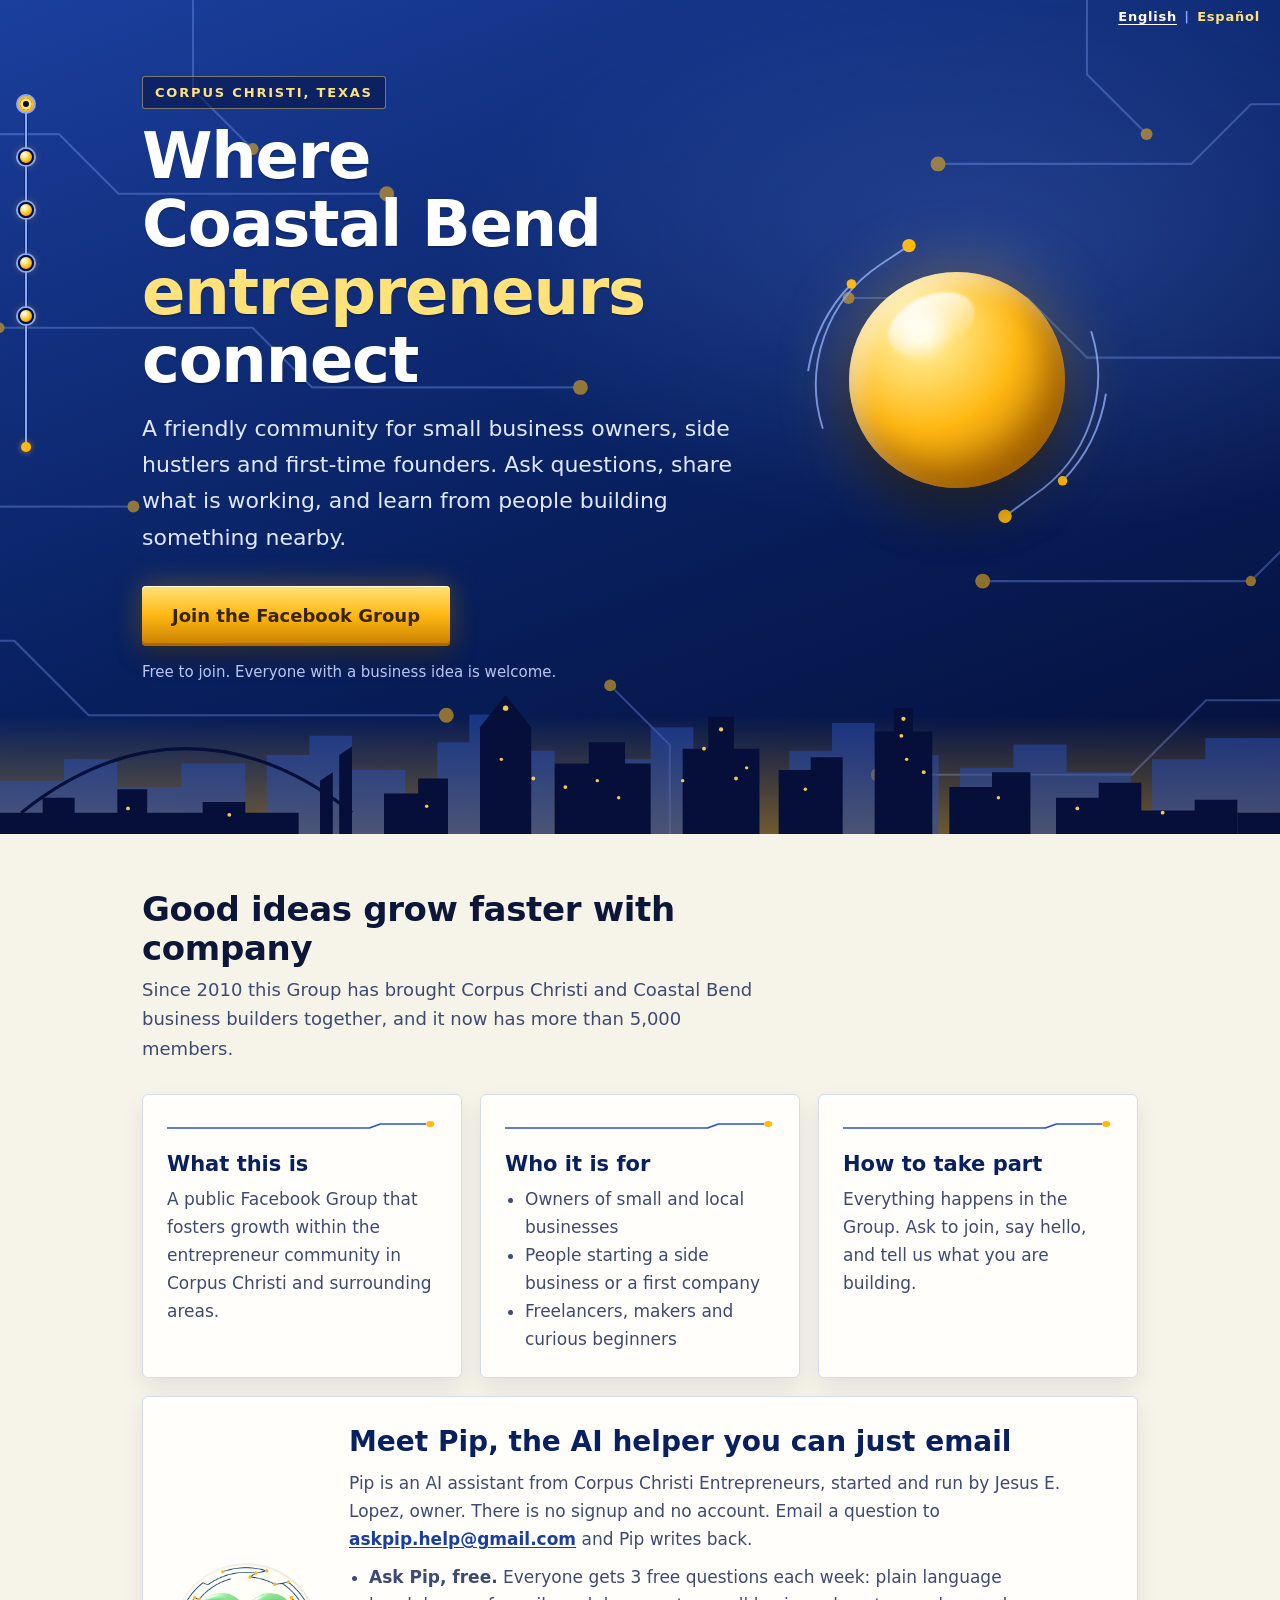
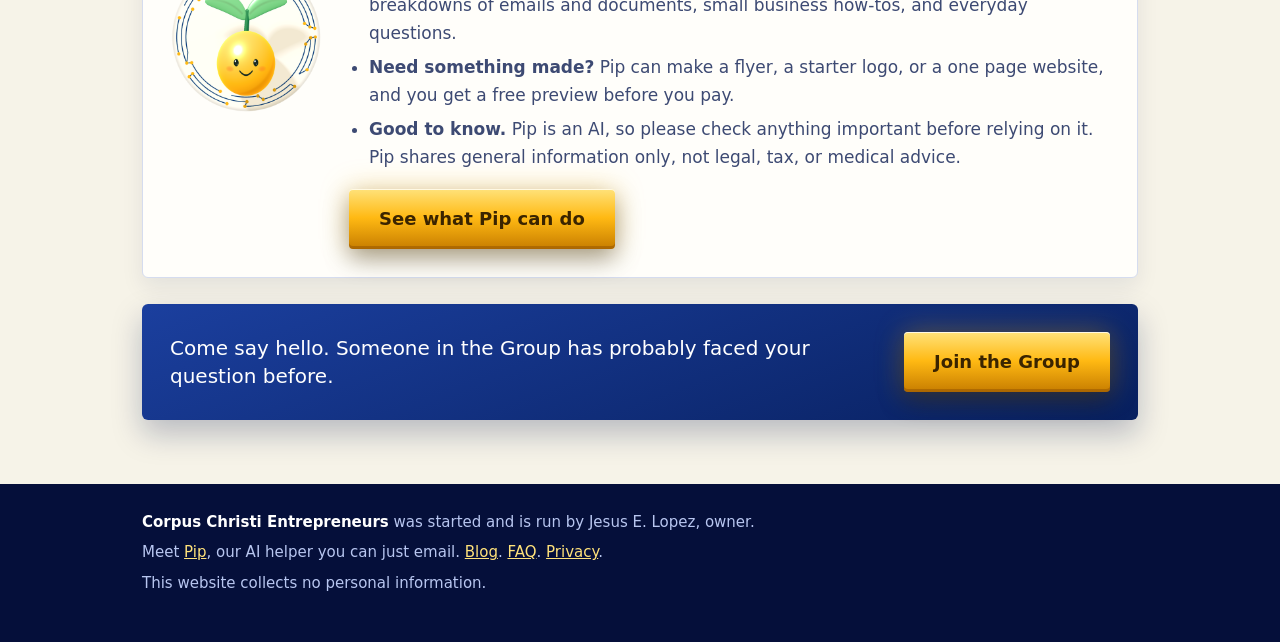
<file: index.html>
<!doctype html>
<html lang="en">
<head>
<meta charset="utf-8">
<meta name="viewport" content="width=device-width, initial-scale=1">
<title>Corpus Christi Entrepreneurs</title>
<meta name="description" content="A welcoming community for entrepreneurs and small business owners in Corpus Christi and the Coastal Bend. Join the Facebook Group.">
<link rel="canonical" href="https://corpuschristientrepreneurs.org/">
<link rel="alternate" hreflang="en" href="https://corpuschristientrepreneurs.org/">
<link rel="alternate" hreflang="es" href="https://corpuschristientrepreneurs.org/es/">
<link rel="alternate" hreflang="x-default" href="https://corpuschristientrepreneurs.org/">
<meta property="og:title" content="Corpus Christi Entrepreneurs">
<meta property="og:description" content="A welcoming community for entrepreneurs and small business owners in Corpus Christi and the Coastal Bend. Join the Facebook Group.">
<meta property="og:type" content="website">
<meta property="og:url" content="https://corpuschristientrepreneurs.org/">
<meta property="og:image" content="https://corpuschristientrepreneurs.org/og-image.png">
<meta name="twitter:card" content="summary_large_image">
<meta name="twitter:title" content="Corpus Christi Entrepreneurs">
<meta name="twitter:description" content="A welcoming community for entrepreneurs and small business owners in Corpus Christi and the Coastal Bend. Join the Facebook Group.">
<meta name="twitter:image" content="https://corpuschristientrepreneurs.org/og-image.png">
<link rel="icon" type="image/png" sizes="32x32" href="/favicon-32.png">
<link rel="icon" type="image/png" sizes="64x64" href="/favicon-64.png">
<link rel="apple-touch-icon" href="/apple-touch-icon.png">
<style>
/* Layout: dark circuit-board hero with a glossy gold orb, then crisp cream panels. Palette taken from the navy Pip icon. */
:root{
  --navy-950:#050f3a;--navy-900:#08205f;--navy-700:#1b3f9e;--navy-500:#2d56c7;
  --sky:#86a8ff;--gold:#ffb913;--gold-hi:#ffe27a;--gold-deep:#c77d00;
  --cream:#f6f3e8;--paper:#fffefa;--ink:#0b1638;--soft:#3d4a73;--line:#d5dcef;
}
*{box-sizing:border-box}
html{scroll-behavior:smooth}
body{margin:0;font:18px/1.65 system-ui,-apple-system,"Segoe UI",Roboto,Helvetica,Arial,sans-serif;color:var(--ink);background:var(--cream)}
.wrap{max-width:1040px;margin:0 auto;padding:0 22px}
/* hero */
header{position:relative;overflow:hidden;color:#fff;background:
  radial-gradient(900px 480px at 78% 30%,rgba(110,150,255,.24),transparent 60%),
  linear-gradient(160deg,var(--navy-700) 0%,var(--navy-900) 55%,var(--navy-950) 100%)}
header svg.circuit{position:absolute;inset:0;width:100%;height:100%;opacity:.55;pointer-events:none}
.hero{position:relative;display:grid;grid-template-columns:1.25fr .75fr;gap:32px;align-items:center;padding-block:76px 150px}
.kicker{display:inline-block;margin:0 0 14px;padding:5px 12px;font-size:13px;font-weight:700;letter-spacing:.14em;text-transform:uppercase;color:var(--gold-hi);border:1px solid rgba(255,226,122,.45);border-radius:3px;background:rgba(5,15,58,.5)}
h1{margin:0 0 16px;font-size:clamp(36px,6.4vw,64px);line-height:1.06;font-weight:800;letter-spacing:-.02em;text-wrap:balance;text-shadow:0 2px 0 rgba(0,0,0,.18)}
h1 span{color:var(--gold-hi)}
.lead{margin:0 0 30px;font-size:clamp(18px,2.4vw,22px);max-width:30em;color:#e1e8ff}
.btn{display:inline-block;padding:15px 30px;font-weight:800;font-size:18px;text-decoration:none;color:#3a2400;border-radius:4px;
  background:linear-gradient(180deg,var(--gold-hi) 0%,var(--gold) 48%,var(--gold-deep) 100%);
  box-shadow:inset 0 1px 0 rgba(255,255,255,.8),inset 0 -3px 0 rgba(120,60,0,.35),0 10px 24px rgba(0,0,0,.35),0 0 28px rgba(255,185,19,.35);
  transition:transform .15s,box-shadow .15s}
.btn:hover,.btn:focus-visible{transform:translateY(-2px);box-shadow:inset 0 1px 0 rgba(255,255,255,.9),inset 0 -3px 0 rgba(120,60,0,.35),0 14px 28px rgba(0,0,0,.4),0 0 38px rgba(255,185,19,.55)}
.btn:focus-visible{outline:3px solid #fff;outline-offset:3px}
.sub{margin:14px 0 0;font-size:15px;color:#b8c6f0}
header svg.skyline{position:absolute;left:0;bottom:0;width:100%;height:clamp(90px,14vw,170px);pointer-events:none}
/* orb */
.orbwrap{position:relative;justify-self:center;width:min(300px,70vw);aspect-ratio:1}
.orbwrap svg{position:absolute;inset:-14%;width:128%;height:128%}
.orb{position:absolute;inset:14%;border-radius:50%;
  background:radial-gradient(circle at 33% 27%,#fffbe0 0 5%,var(--gold-hi) 16%,var(--gold) 46%,var(--gold-deep) 82%,#8a4d00 100%);
  box-shadow:inset -16px -22px 34px rgba(110,55,0,.5),inset 10px 12px 20px rgba(255,255,255,.55),0 30px 46px rgba(0,0,0,.45),0 0 70px rgba(255,185,19,.35)}
.orb::after{content:"";position:absolute;left:17%;top:11%;width:42%;height:26%;border-radius:50%;background:linear-gradient(180deg,rgba(255,255,255,.85),rgba(255,255,255,0));transform:rotate(-24deg);filter:blur(1px)}
/* panels */
main{padding:56px 0 8px}
.intro{max-width:34em;margin:0 0 30px}
.intro h2{margin:0 0 6px;font-size:clamp(26px,4vw,34px);line-height:1.15;letter-spacing:-.01em}
.intro p{margin:0;color:var(--soft)}
.grid{display:grid;grid-template-columns:repeat(3,1fr);gap:18px}
.panel{position:relative;background:var(--paper);border:1px solid var(--line);border-radius:6px;padding:26px 24px 24px;box-shadow:0 1px 0 #fff inset,0 10px 22px rgba(6,22,79,.08)}
.panel svg{display:block;width:100%;height:14px;margin:0 0 16px}
.panel h3{margin:0 0 8px;font-size:21px;line-height:1.25;color:var(--navy-900)}
.panel p,.panel li{margin:0;color:var(--soft);font-size:17px}
.panel ul{margin:0;padding-left:20px}
.pip{margin:18px 0 0;display:grid;grid-template-columns:150px 1fr;gap:28px;align-items:center;padding:28px}
.pip img{display:block;width:150px;height:150px;border-radius:50%}
.pip h2{margin:0 0 10px;line-height:1.2;color:var(--navy-900);font-size:clamp(22px,3.2vw,28px)}
.pip p{margin:0 0 10px}
.pip ul{margin:0 0 18px;padding-left:20px}
.pip li{margin:0 0 6px}
.pip a:not(.btn){color:var(--navy-700);text-decoration:underline;text-underline-offset:2px;font-weight:600}
.pip .btn{color:#3a2400}
@media(max-width:640px){.pip{grid-template-columns:1fr;gap:16px;padding:24px 20px}.pip img{width:110px;height:110px}}
.cta{margin:26px 0 0;display:flex;flex-wrap:wrap;align-items:center;gap:16px;background:linear-gradient(160deg,var(--navy-700),var(--navy-900));color:#fff;border-radius:6px;padding:28px;box-shadow:0 14px 30px rgba(6,22,79,.25)}
.cta p{margin:0;flex:1 1 280px;font-size:20px;line-height:1.4}
footer{margin-top:56px;background:var(--navy-950);color:#b8c6f0;padding:26px 0 40px;font-size:15px}
footer p{margin:0 0 6px}
footer a{color:var(--gold-hi)}
footer strong{color:#fff}
/* Pip appears on the orb on hover (CSS only; decorative) */
.orb{transition:box-shadow .45s ease}
.orbwrap .badge{position:absolute;inset:14%;width:72%;height:72%;border-radius:50%;opacity:0;transform:scale(.7) rotate(-14deg);transition:opacity .45s ease,transform .45s ease;pointer-events:none}
.orbwrap:hover .badge{opacity:1;transform:scale(1) rotate(0)}
.orblink{position:absolute;inset:14%;border-radius:50%;z-index:2;cursor:pointer;-webkit-tap-highlight-color:transparent}
.orblink:focus-visible{outline:3px solid var(--gold-hi);outline-offset:4px}
.orblink:focus-visible~.badge{opacity:1;transform:scale(1) rotate(0)}
.orblink svg{position:absolute;left:-38.9%;top:-38.9%;width:177.8%;height:177.8%;pointer-events:none;overflow:visible}
.orbtext{font:700 22px/1 system-ui,-apple-system,"Segoe UI",Roboto,Helvetica,Arial,sans-serif;letter-spacing:3px;fill:var(--gold-hi);opacity:0;transition:opacity .45s ease .12s;pointer-events:none;filter:drop-shadow(0 2px 3px rgba(0,0,0,.55))}
.orbwrap:hover .orbtext,.orblink:focus-visible .orbtext{opacity:1}
.orbwrap:hover .orbtext{pointer-events:visiblePainted}
.orbwrap:hover .orb{box-shadow:inset -16px -22px 34px rgba(110,55,0,.5),inset 10px 12px 20px rgba(255,255,255,.55),0 30px 46px rgba(0,0,0,.45),0 0 100px rgba(255,185,19,.6)}
@media (prefers-reduced-motion:reduce){.orb,.orbwrap .badge,.orbtext{transition:none}}
@media (max-width:820px){.hero{grid-template-columns:1fr;padding-block:52px 120px}.orbwrap{order:-1;width:min(210px,55vw);margin-bottom:6px}.grid{grid-template-columns:1fr}}
@media (prefers-reduced-motion:no-preference){.orbwrap{animation:float 7s ease-in-out infinite}@keyframes float{50%{transform:translateY(-8px)}}}
</style>
<link rel="stylesheet" href="/nav.css">
</head>
<body>
<nav class="langswitch" aria-label="Language / Idioma"><a href="/" lang="en" hreflang="en" aria-current="true">English</a><span aria-hidden="true"> | </span><a href="/es/" lang="es" hreflang="es">Español</a></nav>
<nav class="railnav" aria-label="Site pages"><ul><li><a href="/" aria-current="page"><span class="label">Home</span><span class="pad"></span></a></li><li><a href="/pip/"><span class="label">Meet Pip</span><span class="pad"></span></a></li><li><a href="/blog/"><span class="label">Blog</span><span class="pad"></span></a></li><li><a href="/faq/"><span class="label">FAQ</span><span class="pad"></span></a></li><li><a href="/privacy/"><span class="label">Privacy</span><span class="pad"></span></a></li></ul></nav>
<header>
<svg class="circuit" viewBox="0 0 1200 560" preserveAspectRatio="xMidYMid slice" aria-hidden="true">
<g fill="none" stroke="#86a8ff" stroke-width="1.4" stroke-linecap="round" stroke-linejoin="round" opacity=".6">
<path d="M0 90H210L250 130H430"/><path d="M0 170H120L170 220H340L380 260H560"/><path id="tapline" d="M0 300H90L130 340H260"/><path d="M0 430H180L230 480H470"/>
<path d="M1200 70H1010L970 110H800"/><path d="M1200 200H1090L1050 240H900L860 200H740"/><path d="M1200 340H1060L1010 390H830"/><path d="M1200 470H980L930 520H760"/>
<path d="M300 0V60L340 100"/><path d="M620 560V500L580 460"/><path d="M900 0V50L940 90"/>
</g>
<g fill="#ffb913"><circle cx="430" cy="130" r="5"/><circle cx="560" cy="260" r="5"/><circle cx="260" cy="340" r="4"/><circle cx="470" cy="480" r="5"/><circle cx="800" cy="110" r="5"/><circle cx="740" cy="200" r="4"/><circle cx="830" cy="390" r="5"/><circle cx="760" cy="520" r="5"/><circle cx="340" cy="100" r="4"/><circle cx="580" cy="460" r="4"/><circle cx="940" cy="90" r="4"/><circle cx="170" cy="220" r="3.5"/><circle cx="1010" cy="390" r="3.5"/></g>
</svg>
<svg class="skyline" viewBox="0 0 1200 170" preserveAspectRatio="xMidYMax slice" aria-hidden="true">
<defs><linearGradient id="glow" x1="0" y1="0" x2="0" y2="1"><stop offset="0" stop-color="#ffb913" stop-opacity="0"/><stop offset="1" stop-color="#ffb913" stop-opacity=".42"/></linearGradient></defs>
<rect y="60" width="1200" height="110" fill="url(#glow)"/>
<g fill="#2a4fb8" opacity=".5"><path d="M0 170V120H60V100H110V126H170V104H230V170Z"/><path d="M250 170V96H290V78H330V110H380V170Z"/><path d="M410 170V84H440V58H470V92H520V170Z"/><path d="M560 170V100H610V70H650V104H700V170Z"/><path d="M740 170V92H780V66H820V96H880V170Z"/><path d="M900 170V108H950V86H1000V112H1060V170Z"/><path d="M1080 170V100H1130V80H1200V170Z"/></g>
<g fill="#050f3a">
<path d="M0 170V150H40V136H70V150H110V128H138V150H190V140H230V150H280V170Z"/>
<path d="M300 170V120L312 112V170Z"/><path d="M318 170V96L330 88V170Z"/>
<path d="M360 170V132H392V118H420V170Z"/>
<path d="M450 170V70L474 40L498 70V170Z"/>
<path d="M520 170V104H552V84H586V104H610V170Z"/>
<path d="M640 170V90H664V60H688V90H712V170Z"/>
<path d="M730 170V110H760V98H790V170Z"/>
<path d="M820 170V74H838V52H856V74H874V170Z"/>
<path d="M890 170V126H930V112H966V170Z"/>
<path d="M990 170V136H1030V122H1070V148H1120V138H1160V170Z"/>
<path d="M1160 170V150H1200V170Z"/>
</g>
<g fill="none" stroke="#050f3a" stroke-width="3"><path d="M20 150C120 70 230 70 330 150"/></g>
<g fill="#ffd45a" opacity=".95"><circle cx="500" cy="118" r="1.8"/><circle cx="530" cy="126" r="1.8"/><circle cx="660" cy="90" r="1.8"/><circle cx="690" cy="118" r="1.8"/><circle cx="845" cy="78" r="1.8"/><circle cx="866" cy="112" r="1.8"/><circle cx="1010" cy="146" r="1.8"/><circle cx="1090" cy="150" r="1.8"/><circle cx="120" cy="146" r="1.8"/><circle cx="215" cy="152" r="1.8"/><circle cx="474" cy="52" r="2.5"/><circle cx="676" cy="72" r="2"/><circle cx="847" cy="62" r="2"/><circle cx="640" cy="120" r="1.6"/><circle cx="560" cy="120" r="1.6"/><circle cx="580" cy="136" r="1.6"/><circle cx="850" cy="100" r="1.6"/><circle cx="470" cy="100" r="1.6"/><circle cx="700" cy="108" r="1.6"/><circle cx="936" cy="136" r="1.6"/><circle cx="400" cy="144" r="1.6"/><circle cx="755" cy="128" r="1.6"/></g>
</svg>
<div class="wrap hero">
<div>
<p class="kicker">Corpus Christi, Texas</p>
<h1>Where Coastal Bend <span>entrepreneurs</span> connect</h1>
<p class="lead">A friendly community for small business owners, side hustlers and first-time founders. Ask questions, share what is working, and learn from people building something nearby.</p>
<a class="btn" href="https://www.facebook.com/groups/127256700650900">Join the Facebook Group</a>
<p class="sub">Free to join. Everyone with a business idea is welcome.</p>
</div>
<div class="orbwrap">
<svg aria-hidden="true" viewBox="0 0 400 400"><g fill="none" stroke="#86a8ff" stroke-width="2" stroke-linecap="round" opacity=".85"><path d="M60 250A150 150 0 0 1 120 80L150 60"/><path d="M340 150A150 150 0 0 1 280 320L250 342"/><path d="M45 190A165 165 0 0 1 90 100"/><path d="M355 215A165 165 0 0 1 310 305"/></g><g fill="#ffb913"><circle cx="150" cy="60" r="7"/><circle cx="250" cy="342" r="7"/><circle cx="90" cy="100" r="5"/><circle cx="310" cy="305" r="5"/></g></svg>
<div class="orb" aria-hidden="true"></div>
<a class="orblink" href="/pip/" aria-label="Meet Pip"><svg viewBox="0 0 400 400" aria-hidden="true" focusable="false"><defs><path id="orbarc" d="M67 200A133 133 0 0 0 333 200"/></defs><text class="orbtext"><textPath href="#orbarc" startOffset="50%" text-anchor="middle">Meet Pip</textPath></text></svg></a>
<img class="badge" src="/pip-badge.png" alt="" aria-hidden="true" width="456" height="456">
</div>
</div>
</header>
<main>
<div class="wrap">
<div class="intro">
<h2>Good ideas grow faster with company</h2>
<p>Since 2010 this Group has brought Corpus Christi and Coastal Bend business builders together, and it now has more than 5,000 members.</p>
</div>
<div class="grid">
<section class="panel">
<svg viewBox="0 0 200 14" preserveAspectRatio="none" aria-hidden="true"><path d="M0 7H150L158 3H192" fill="none" stroke="#2d56c7" stroke-width="1.6"/><circle cx="195" cy="3" r="3" fill="#ffb913"/></svg>
<h3>What this is</h3>
<p>A public Facebook Group that fosters growth within the entrepreneur community in Corpus Christi and surrounding areas.</p>
</section>
<section class="panel">
<svg viewBox="0 0 200 14" preserveAspectRatio="none" aria-hidden="true"><path d="M0 7H150L158 3H192" fill="none" stroke="#2d56c7" stroke-width="1.6"/><circle cx="195" cy="3" r="3" fill="#ffb913"/></svg>
<h3>Who it is for</h3>
<ul><li>Owners of small and local businesses</li><li>People starting a side business or a first company</li><li>Freelancers, makers and curious beginners</li></ul>
</section>
<section class="panel">
<svg viewBox="0 0 200 14" preserveAspectRatio="none" aria-hidden="true"><path d="M0 7H150L158 3H192" fill="none" stroke="#2d56c7" stroke-width="1.6"/><circle cx="195" cy="3" r="3" fill="#ffb913"/></svg>
<h3>How to take part</h3>
<p>Everything happens in the Group. Ask to join, say hello, and tell us what you are building.</p>
</section>
</div>
<section class="panel pip">
<img src="/pip-badge.png" width="150" height="150" alt="Pip, the Corpus Christi Entrepreneurs AI helper, shown as a round navy badge">
<div>
<h2>Meet Pip, the AI helper you can just email</h2>
<p>Pip is an AI assistant from Corpus Christi Entrepreneurs, started and run by Jesus E. Lopez, owner. There is no signup and no account. Email a question to <a href="mailto:askpip.help@gmail.com">askpip.help@gmail.com</a> and Pip writes back.</p>
<ul>
<li><strong>Ask Pip, free.</strong> Everyone gets 3 free questions each week: plain language breakdowns of emails and documents, small business how-tos, and everyday questions.</li>
<li><strong>Need something made?</strong> Pip can make a flyer, a starter logo, or a one page website, and you get a free preview before you pay.</li>
<li><strong>Good to know.</strong> Pip is an AI, so please check anything important before relying on it. Pip shares general information only, not legal, tax, or medical advice.</li>
</ul>
<a class="btn" href="/pip/">See what Pip can do</a>
</div>
</section>
<div class="cta">
<p>Come say hello. Someone in the Group has probably faced your question before.</p>
<a class="btn" href="https://www.facebook.com/groups/127256700650900">Join the Group</a>
</div>
</div>
</main>
<footer>
<div class="wrap">
<p><strong>Corpus Christi Entrepreneurs</strong> was started and is run by Jesus E. Lopez, owner.</p>
<p>Meet <a href="/pip/">Pip</a>, our AI helper you can just email. <a href="/blog/">Blog</a>. <a href="/faq/">FAQ</a>. <a href="/privacy/">Privacy</a>.</p>
<p>This website collects no personal information.</p>
</div>
</footer>
<script>
/* Runs the side rail's trace down to the hero circuit line at the left edge, while that line sits below the cap. */
(()=>{const nav=document.querySelector('.railnav'),line=document.getElementById('tapline');if(!nav||!line)return;
const ul=nav.querySelector('ul');
function fit(){const n=nav.getBoundingClientRect(),capBottom=ul.getBoundingClientRect().bottom+22;
const y=new DOMPoint(0,300).matrixTransform(line.ownerSVGElement.getScreenCTM()).y,gap=y-capBottom;
if(gap>0){nav.style.setProperty('--tap-top',(capBottom-n.top)+'px');nav.style.setProperty('--tap',gap+'px');nav.classList.add('tapped')}else nav.classList.remove('tapped')}
addEventListener('scroll',fit,{passive:true});addEventListener('resize',fit);fit()})();
</script>
</body>
</html>
</file>
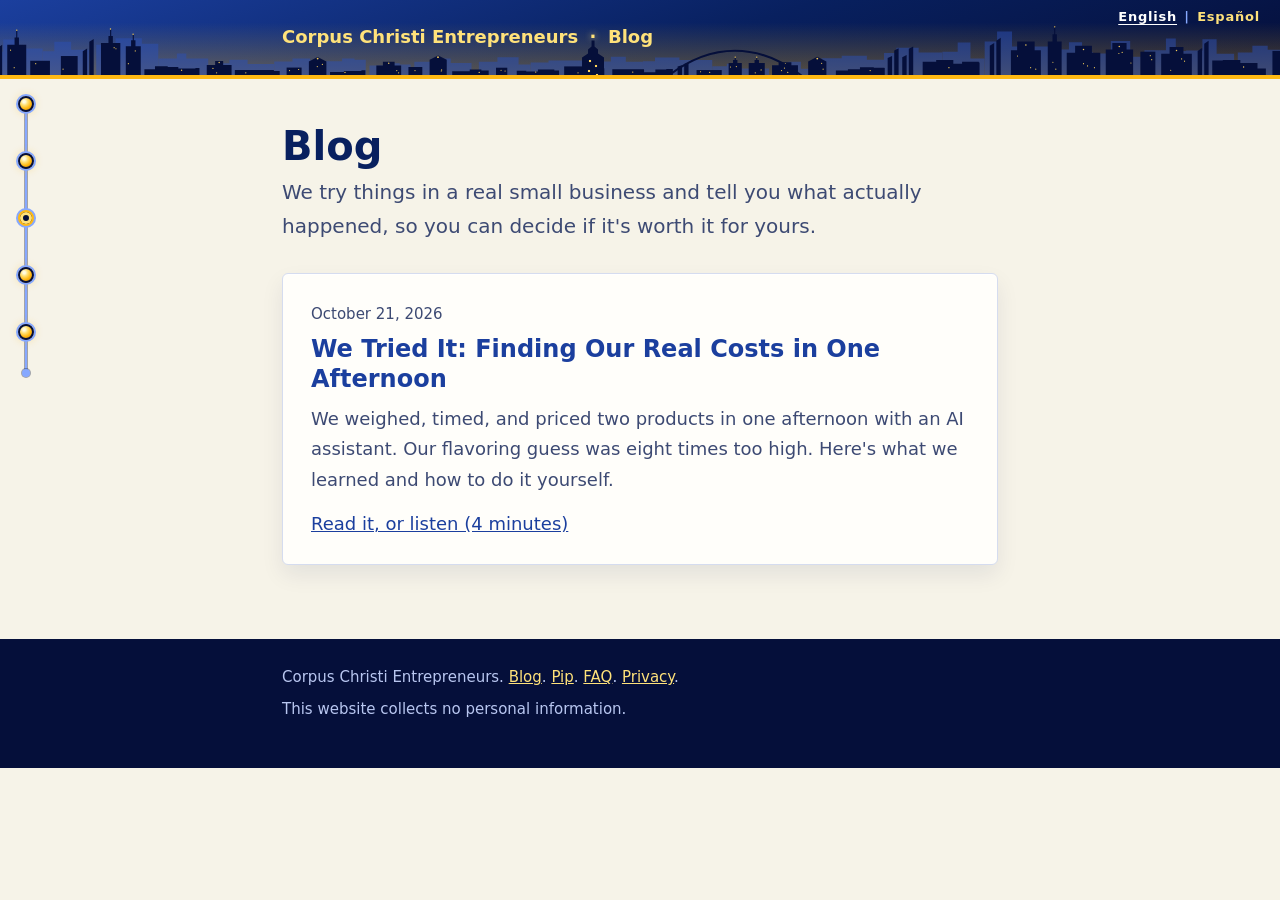
<file: blog/index.html>
<!doctype html>
<html lang="en">
<head>
<meta charset="utf-8">
<meta name="viewport" content="width=device-width, initial-scale=1">
<title>Blog: tested lessons for small business | Corpus Christi Entrepreneurs</title>
<meta name="description" content="Tested, real-world lessons for Corpus Christi small business owners: costs, tools, and how we use AI in a real shop.">
<link rel="canonical" href="https://corpuschristientrepreneurs.org/blog/">
<link rel="alternate" hreflang="en" href="https://corpuschristientrepreneurs.org/blog/">
<link rel="alternate" hreflang="es" href="https://corpuschristientrepreneurs.org/es/blog/">
<link rel="alternate" hreflang="x-default" href="https://corpuschristientrepreneurs.org/blog/">
<meta property="og:title" content="Blog: tested lessons for small business">
<meta property="og:description" content="Tested, real-world lessons for Corpus Christi small business owners: costs, tools, and how we use AI in a real shop.">
<meta property="og:type" content="website">
<meta property="og:url" content="https://corpuschristientrepreneurs.org/blog/">
<meta property="og:image" content="https://corpuschristientrepreneurs.org/og-image.png">
<meta name="twitter:card" content="summary_large_image">
<meta name="twitter:title" content="Blog: tested lessons for small business">
<meta name="twitter:description" content="Tested, real-world lessons for Corpus Christi small business owners: costs, tools, and how we use AI in a real shop.">
<meta name="twitter:image" content="https://corpuschristientrepreneurs.org/og-image.png">
<link rel="icon" type="image/png" sizes="32x32" href="/favicon-32.png">
<link rel="icon" type="image/png" sizes="64x64" href="/favicon-64.png">
<link rel="apple-touch-icon" href="/apple-touch-icon.png">
<style>
:root{--navy-950:#050f3a;--navy-900:#08205f;--navy-700:#1b3f9e;--gold:#ffb913;--gold-hi:#ffe27a;--cream:#f6f3e8;--paper:#fffefa;--ink:#0b1638;--soft:#3d4a73;--line:#d5dcef}
*{box-sizing:border-box}
body{margin:0;font:18px/1.7 system-ui,-apple-system,"Segoe UI",Roboto,Helvetica,Arial,sans-serif;color:var(--ink);background:var(--cream)}
.wrap{max-width:760px;margin:0 auto;padding:0 22px}
header{background:url(/skyline.svg) center bottom/auto 62px repeat-x,linear-gradient(180deg,rgba(255,185,19,0) 30%,rgba(255,185,19,.32) 100%),linear-gradient(160deg,var(--navy-700) 0%,var(--navy-900) 55%,var(--navy-950) 100%);color:#fff;padding:22px 0;border-bottom:4px solid var(--gold)}
header a{color:var(--gold-hi);font-weight:700;text-decoration:none}
header a:hover,header a:focus-visible,a:hover{text-decoration:underline}
main{padding:44px 0 8px}
a{color:var(--navy-700)}
.hero{display:flex;align-items:center;gap:22px;margin:0 0 26px}
.hero img{flex:none;width:120px;height:120px;border-radius:22px;box-shadow:0 8px 18px rgba(6,22,79,.28)}
h1{margin:0 0 6px;font-size:clamp(28px,5vw,40px);line-height:1.15;color:var(--navy-900)}
.subhead{margin:0;font-size:20px;color:var(--soft)}
section{background:var(--paper);border:1px solid var(--line);border-radius:6px;padding:28px 28px 24px;margin:0 0 22px;box-shadow:0 1px 0 #fff inset,0 10px 22px rgba(6,22,79,.08)}
h2{margin:0 0 10px;font-size:24px;line-height:1.25;color:var(--navy-900)}
p{margin:0 0 14px;color:var(--soft)}
ul,ol{margin:0 0 14px;padding-left:22px;color:var(--soft)}
li{margin:0 0 4px}
section>:last-child,.fact>:last-child{margin-bottom:0}
.fact{background:#eef2ff;border:1px solid var(--line);border-left:5px solid var(--gold);border-radius:6px;padding:20px 24px;margin:0 0 22px}
.fact h2{font-size:20px}
.fact ul{margin:0}
h3{margin:0 0 6px;font-size:19px;line-height:1.3;color:var(--navy-900)}
.qa{margin:0 0 22px}
.qa:last-child{margin-bottom:0}
.samples{display:flex;flex-wrap:wrap;gap:20px;align-items:flex-start;margin:18px 0 6px}
.samples img{display:block;height:auto;border:1px solid var(--line);border-radius:4px;box-shadow:0 6px 16px rgba(6,22,79,.14)}
.samples .flyer{width:300px;max-width:100%}
.samples .logo{width:220px;max-width:100%}
.note{font-size:15px}
footer{margin-top:44px;background:var(--navy-950);color:#b8c6f0;padding:26px 0 40px;font-size:15px}
footer p{margin:0 0 6px;color:inherit}
footer a{color:var(--gold-hi)}
.byline{margin:6px 0 22px;font-size:16px;color:var(--soft)}
audio{width:100%;margin:6px 0 4px}
.listen{font-size:15px;margin:0 0 6px}
.date{font-size:15px;color:var(--soft);margin:0 0 6px}
.post h2 a{text-decoration:none}
</style>
<link rel="stylesheet" href="/nav.css">
</head>
<body>
<nav class="langswitch" aria-label="Language / Idioma"><a href="/blog/" lang="en" hreflang="en" aria-current="true">English</a><span aria-hidden="true"> | </span><a href="/es/blog/" lang="es" hreflang="es">Español</a></nav>
<nav class="railnav" aria-label="Site pages"><ul><li><a href="/"><span class="label">Home</span><span class="pad"></span></a></li><li><a href="/pip/"><span class="label">Meet Pip</span><span class="pad"></span></a></li><li><a href="/blog/" aria-current="page"><span class="label">Blog</span><span class="pad"></span></a></li><li><a href="/faq/"><span class="label">FAQ</span><span class="pad"></span></a></li><li><a href="/privacy/"><span class="label">Privacy</span><span class="pad"></span></a></li></ul></nav>
<header><div class="wrap"><a href="/">Corpus Christi Entrepreneurs</a> &nbsp;<span class="tower">&middot;</span>&nbsp; <a href="/blog/">Blog</a><span class="bridge" aria-hidden="true"></span></div></header>
<main>
<div class="wrap">
<h1>Blog</h1>
<p class="subhead">We try things in a real small business and tell you what actually happened, so you can decide if it's worth it for yours.</p>
<br>
<section class="post">
<p class="date">October 21, 2026</p>
<h2><a href="/blog/know-your-real-costs/">We Tried It: Finding Our Real Costs in One Afternoon</a></h2>
<p>We weighed, timed, and priced two products in one afternoon with an AI assistant. Our flavoring guess was eight times too high. Here's what we learned and how to do it yourself.</p>
<p><a href="/blog/know-your-real-costs/">Read it, or listen (4 minutes)</a></p>
</section>
</div>
</main>
<footer>
<div class="wrap">
<p>Corpus Christi Entrepreneurs. <a href="/blog/">Blog</a>. <a href="/pip/">Pip</a>. <a href="/faq/">FAQ</a>. <a href="/privacy/">Privacy</a>.</p>
<p>This website collects no personal information.</p>
</div>
</footer>
</body>
</html>
</file>
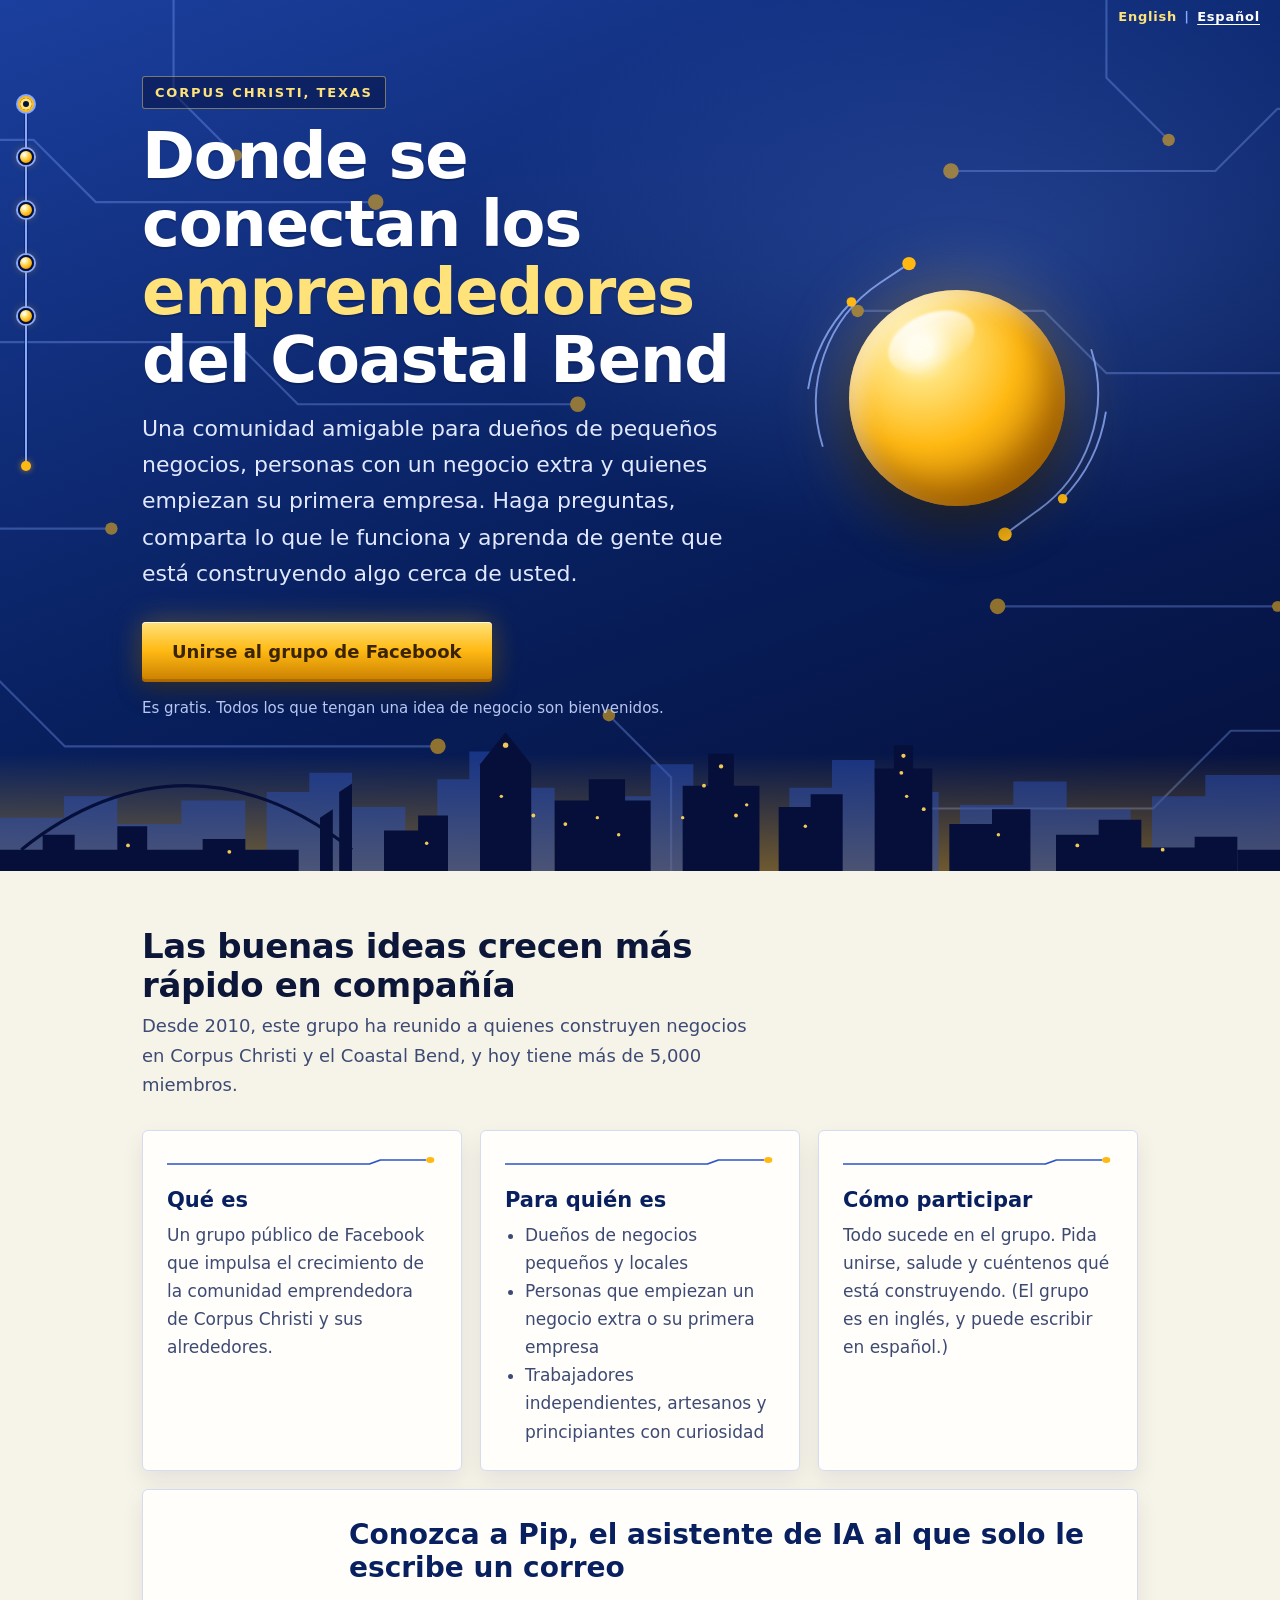
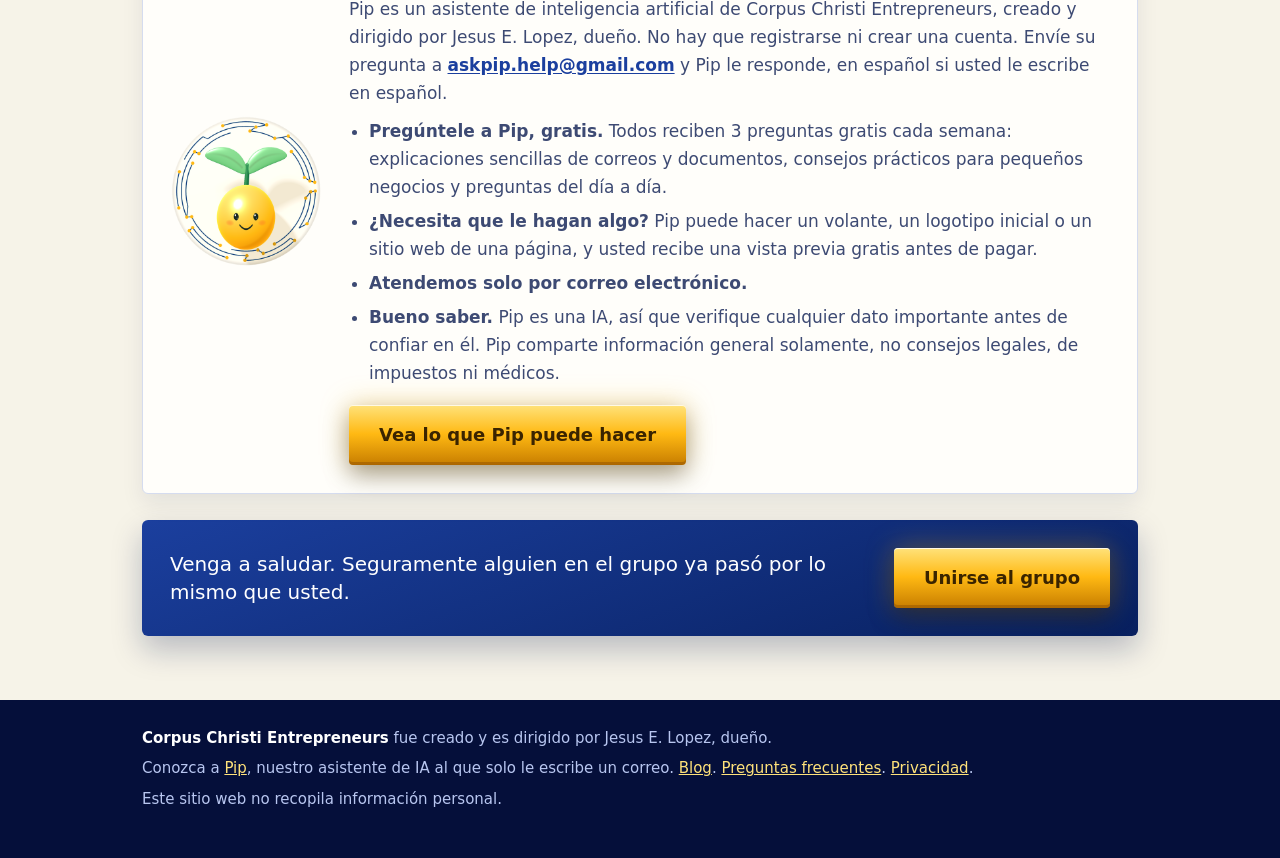
<file: es/index.html>
<!doctype html>
<html lang="es">
<head>
<meta charset="utf-8">
<meta name="viewport" content="width=device-width, initial-scale=1">
<title>Corpus Christi Entrepreneurs en español</title>
<meta name="description" content="Una comunidad amigable para emprendedores y dueños de pequeños negocios en Corpus Christi y el Coastal Bend. Únase al grupo de Facebook.">
<link rel="canonical" href="https://corpuschristientrepreneurs.org/es/">
<link rel="alternate" hreflang="en" href="https://corpuschristientrepreneurs.org/">
<link rel="alternate" hreflang="es" href="https://corpuschristientrepreneurs.org/es/">
<link rel="alternate" hreflang="x-default" href="https://corpuschristientrepreneurs.org/">
<meta property="og:title" content="Corpus Christi Entrepreneurs">
<meta property="og:description" content="Una comunidad amigable para emprendedores y dueños de pequeños negocios en Corpus Christi y el Coastal Bend. Únase al grupo de Facebook.">
<meta property="og:type" content="website">
<meta property="og:url" content="https://corpuschristientrepreneurs.org/es/">
<meta property="og:image" content="https://corpuschristientrepreneurs.org/og-image.png">
<meta name="twitter:card" content="summary_large_image">
<meta name="twitter:title" content="Corpus Christi Entrepreneurs">
<meta name="twitter:description" content="Una comunidad amigable para emprendedores y dueños de pequeños negocios en Corpus Christi y el Coastal Bend. Únase al grupo de Facebook.">
<meta name="twitter:image" content="https://corpuschristientrepreneurs.org/og-image.png">
<link rel="icon" type="image/png" sizes="32x32" href="/favicon-32.png">
<link rel="icon" type="image/png" sizes="64x64" href="/favicon-64.png">
<link rel="apple-touch-icon" href="/apple-touch-icon.png">
<style>
/* Layout: dark circuit-board hero with a glossy gold orb, then crisp cream panels. Palette taken from the navy Pip icon. */
:root{
  --navy-950:#050f3a;--navy-900:#08205f;--navy-700:#1b3f9e;--navy-500:#2d56c7;
  --sky:#86a8ff;--gold:#ffb913;--gold-hi:#ffe27a;--gold-deep:#c77d00;
  --cream:#f6f3e8;--paper:#fffefa;--ink:#0b1638;--soft:#3d4a73;--line:#d5dcef;
}
*{box-sizing:border-box}
html{scroll-behavior:smooth}
body{margin:0;font:18px/1.65 system-ui,-apple-system,"Segoe UI",Roboto,Helvetica,Arial,sans-serif;color:var(--ink);background:var(--cream)}
.wrap{max-width:1040px;margin:0 auto;padding:0 22px}
/* hero */
header{position:relative;overflow:hidden;color:#fff;background:
  radial-gradient(900px 480px at 78% 30%,rgba(110,150,255,.24),transparent 60%),
  linear-gradient(160deg,var(--navy-700) 0%,var(--navy-900) 55%,var(--navy-950) 100%)}
header svg.circuit{position:absolute;inset:0;width:100%;height:100%;opacity:.55;pointer-events:none}
.hero{position:relative;display:grid;grid-template-columns:1.25fr .75fr;gap:32px;align-items:center;padding-block:76px 150px}
.kicker{display:inline-block;margin:0 0 14px;padding:5px 12px;font-size:13px;font-weight:700;letter-spacing:.14em;text-transform:uppercase;color:var(--gold-hi);border:1px solid rgba(255,226,122,.45);border-radius:3px;background:rgba(5,15,58,.5)}
h1{margin:0 0 16px;font-size:clamp(36px,6.4vw,64px);line-height:1.06;font-weight:800;letter-spacing:-.02em;text-wrap:balance;text-shadow:0 2px 0 rgba(0,0,0,.18)}
h1 span{color:var(--gold-hi)}
.lead{margin:0 0 30px;font-size:clamp(18px,2.4vw,22px);max-width:30em;color:#e1e8ff}
.btn{display:inline-block;padding:15px 30px;font-weight:800;font-size:18px;text-decoration:none;color:#3a2400;border-radius:4px;
  background:linear-gradient(180deg,var(--gold-hi) 0%,var(--gold) 48%,var(--gold-deep) 100%);
  box-shadow:inset 0 1px 0 rgba(255,255,255,.8),inset 0 -3px 0 rgba(120,60,0,.35),0 10px 24px rgba(0,0,0,.35),0 0 28px rgba(255,185,19,.35);
  transition:transform .15s,box-shadow .15s}
.btn:hover,.btn:focus-visible{transform:translateY(-2px);box-shadow:inset 0 1px 0 rgba(255,255,255,.9),inset 0 -3px 0 rgba(120,60,0,.35),0 14px 28px rgba(0,0,0,.4),0 0 38px rgba(255,185,19,.55)}
.btn:focus-visible{outline:3px solid #fff;outline-offset:3px}
.sub{margin:14px 0 0;font-size:15px;color:#b8c6f0}
header svg.skyline{position:absolute;left:0;bottom:0;width:100%;height:clamp(90px,14vw,170px);pointer-events:none}
/* orb */
.orbwrap{position:relative;justify-self:center;width:min(300px,70vw);aspect-ratio:1}
.orbwrap svg{position:absolute;inset:-14%;width:128%;height:128%}
.orb{position:absolute;inset:14%;border-radius:50%;
  background:radial-gradient(circle at 33% 27%,#fffbe0 0 5%,var(--gold-hi) 16%,var(--gold) 46%,var(--gold-deep) 82%,#8a4d00 100%);
  box-shadow:inset -16px -22px 34px rgba(110,55,0,.5),inset 10px 12px 20px rgba(255,255,255,.55),0 30px 46px rgba(0,0,0,.45),0 0 70px rgba(255,185,19,.35)}
.orb::after{content:"";position:absolute;left:17%;top:11%;width:42%;height:26%;border-radius:50%;background:linear-gradient(180deg,rgba(255,255,255,.85),rgba(255,255,255,0));transform:rotate(-24deg);filter:blur(1px)}
/* panels */
main{padding:56px 0 8px}
.intro{max-width:34em;margin:0 0 30px}
.intro h2{margin:0 0 6px;font-size:clamp(26px,4vw,34px);line-height:1.15;letter-spacing:-.01em}
.intro p{margin:0;color:var(--soft)}
.grid{display:grid;grid-template-columns:repeat(3,1fr);gap:18px}
.panel{position:relative;background:var(--paper);border:1px solid var(--line);border-radius:6px;padding:26px 24px 24px;box-shadow:0 1px 0 #fff inset,0 10px 22px rgba(6,22,79,.08)}
.panel svg{display:block;width:100%;height:14px;margin:0 0 16px}
.panel h3{margin:0 0 8px;font-size:21px;line-height:1.25;color:var(--navy-900)}
.panel p,.panel li{margin:0;color:var(--soft);font-size:17px}
.panel ul{margin:0;padding-left:20px}
.pip{margin:18px 0 0;display:grid;grid-template-columns:150px 1fr;gap:28px;align-items:center;padding:28px}
.pip img{display:block;width:150px;height:150px;border-radius:50%}
.pip h2{margin:0 0 10px;line-height:1.2;color:var(--navy-900);font-size:clamp(22px,3.2vw,28px)}
.pip p{margin:0 0 10px}
.pip ul{margin:0 0 18px;padding-left:20px}
.pip li{margin:0 0 6px}
.pip a:not(.btn){color:var(--navy-700);text-decoration:underline;text-underline-offset:2px;font-weight:600}
.pip .btn{color:#3a2400}
@media(max-width:640px){.pip{grid-template-columns:1fr;gap:16px;padding:24px 20px}.pip img{width:110px;height:110px}}
.cta{margin:26px 0 0;display:flex;flex-wrap:wrap;align-items:center;gap:16px;background:linear-gradient(160deg,var(--navy-700),var(--navy-900));color:#fff;border-radius:6px;padding:28px;box-shadow:0 14px 30px rgba(6,22,79,.25)}
.cta p{margin:0;flex:1 1 280px;font-size:20px;line-height:1.4}
footer{margin-top:56px;background:var(--navy-950);color:#b8c6f0;padding:26px 0 40px;font-size:15px}
footer p{margin:0 0 6px}
footer a{color:var(--gold-hi)}
footer strong{color:#fff}
/* Pip appears on the orb on hover (CSS only; decorative) */
.orb{transition:box-shadow .45s ease}
.orbwrap .badge{position:absolute;inset:14%;width:72%;height:72%;border-radius:50%;opacity:0;transform:scale(.7) rotate(-14deg);transition:opacity .45s ease,transform .45s ease;pointer-events:none}
.orbwrap:hover .badge{opacity:1;transform:scale(1) rotate(0)}
.orblink{position:absolute;inset:14%;border-radius:50%;z-index:2;cursor:pointer;-webkit-tap-highlight-color:transparent}
.orblink:focus-visible{outline:3px solid var(--gold-hi);outline-offset:4px}
.orblink:focus-visible~.badge{opacity:1;transform:scale(1) rotate(0)}
.orblink svg{position:absolute;left:-38.9%;top:-38.9%;width:177.8%;height:177.8%;pointer-events:none;overflow:visible}
.orbtext{font:700 22px/1 system-ui,-apple-system,"Segoe UI",Roboto,Helvetica,Arial,sans-serif;letter-spacing:3px;fill:var(--gold-hi);opacity:0;transition:opacity .45s ease .12s;pointer-events:none;filter:drop-shadow(0 2px 3px rgba(0,0,0,.55))}
.orbwrap:hover .orbtext,.orblink:focus-visible .orbtext{opacity:1}
.orbwrap:hover .orbtext{pointer-events:visiblePainted}
.orbwrap:hover .orb{box-shadow:inset -16px -22px 34px rgba(110,55,0,.5),inset 10px 12px 20px rgba(255,255,255,.55),0 30px 46px rgba(0,0,0,.45),0 0 100px rgba(255,185,19,.6)}
@media (prefers-reduced-motion:reduce){.orb,.orbwrap .badge,.orbtext{transition:none}}
@media (max-width:820px){.hero{grid-template-columns:1fr;padding-block:52px 120px}.orbwrap{order:-1;width:min(210px,55vw);margin-bottom:6px}.grid{grid-template-columns:1fr}}
@media (prefers-reduced-motion:no-preference){.orbwrap{animation:float 7s ease-in-out infinite}@keyframes float{50%{transform:translateY(-8px)}}}
</style>
<link rel="stylesheet" href="/nav.css">
</head>
<body>
<nav class="langswitch" aria-label="Language / Idioma"><a href="/" lang="en" hreflang="en">English</a><span aria-hidden="true"> | </span><a href="/es/" lang="es" hreflang="es" aria-current="true">Español</a></nav>
<nav class="railnav" aria-label="Páginas del sitio"><ul><li><a href="/es/" aria-current="page"><span class="label">Inicio</span><span class="pad"></span></a></li><li><a href="/es/pip/"><span class="label">Conozca a Pip</span><span class="pad"></span></a></li><li><a href="/es/blog/"><span class="label">Blog</span><span class="pad"></span></a></li><li><a href="/es/faq/"><span class="label">Preguntas frecuentes</span><span class="pad"></span></a></li><li><a href="/es/privacy/"><span class="label">Privacidad</span><span class="pad"></span></a></li></ul></nav>
<header>
<svg class="circuit" viewBox="0 0 1200 560" preserveAspectRatio="xMidYMid slice" aria-hidden="true">
<g fill="none" stroke="#86a8ff" stroke-width="1.4" stroke-linecap="round" stroke-linejoin="round" opacity=".6">
<path d="M0 90H210L250 130H430"/><path d="M0 170H120L170 220H340L380 260H560"/><path id="tapline" d="M0 300H90L130 340H260"/><path d="M0 430H180L230 480H470"/>
<path d="M1200 70H1010L970 110H800"/><path d="M1200 200H1090L1050 240H900L860 200H740"/><path d="M1200 340H1060L1010 390H830"/><path d="M1200 470H980L930 520H760"/>
<path d="M300 0V60L340 100"/><path d="M620 560V500L580 460"/><path d="M900 0V50L940 90"/>
</g>
<g fill="#ffb913"><circle cx="430" cy="130" r="5"/><circle cx="560" cy="260" r="5"/><circle cx="260" cy="340" r="4"/><circle cx="470" cy="480" r="5"/><circle cx="800" cy="110" r="5"/><circle cx="740" cy="200" r="4"/><circle cx="830" cy="390" r="5"/><circle cx="760" cy="520" r="5"/><circle cx="340" cy="100" r="4"/><circle cx="580" cy="460" r="4"/><circle cx="940" cy="90" r="4"/><circle cx="170" cy="220" r="3.5"/><circle cx="1010" cy="390" r="3.5"/></g>
</svg>
<svg class="skyline" viewBox="0 0 1200 170" preserveAspectRatio="xMidYMax slice" aria-hidden="true">
<defs><linearGradient id="glow" x1="0" y1="0" x2="0" y2="1"><stop offset="0" stop-color="#ffb913" stop-opacity="0"/><stop offset="1" stop-color="#ffb913" stop-opacity=".42"/></linearGradient></defs>
<rect y="60" width="1200" height="110" fill="url(#glow)"/>
<g fill="#2a4fb8" opacity=".5"><path d="M0 170V120H60V100H110V126H170V104H230V170Z"/><path d="M250 170V96H290V78H330V110H380V170Z"/><path d="M410 170V84H440V58H470V92H520V170Z"/><path d="M560 170V100H610V70H650V104H700V170Z"/><path d="M740 170V92H780V66H820V96H880V170Z"/><path d="M900 170V108H950V86H1000V112H1060V170Z"/><path d="M1080 170V100H1130V80H1200V170Z"/></g>
<g fill="#050f3a">
<path d="M0 170V150H40V136H70V150H110V128H138V150H190V140H230V150H280V170Z"/>
<path d="M300 170V120L312 112V170Z"/><path d="M318 170V96L330 88V170Z"/>
<path d="M360 170V132H392V118H420V170Z"/>
<path d="M450 170V70L474 40L498 70V170Z"/>
<path d="M520 170V104H552V84H586V104H610V170Z"/>
<path d="M640 170V90H664V60H688V90H712V170Z"/>
<path d="M730 170V110H760V98H790V170Z"/>
<path d="M820 170V74H838V52H856V74H874V170Z"/>
<path d="M890 170V126H930V112H966V170Z"/>
<path d="M990 170V136H1030V122H1070V148H1120V138H1160V170Z"/>
<path d="M1160 170V150H1200V170Z"/>
</g>
<g fill="none" stroke="#050f3a" stroke-width="3"><path d="M20 150C120 70 230 70 330 150"/></g>
<g fill="#ffd45a" opacity=".95"><circle cx="500" cy="118" r="1.8"/><circle cx="530" cy="126" r="1.8"/><circle cx="660" cy="90" r="1.8"/><circle cx="690" cy="118" r="1.8"/><circle cx="845" cy="78" r="1.8"/><circle cx="866" cy="112" r="1.8"/><circle cx="1010" cy="146" r="1.8"/><circle cx="1090" cy="150" r="1.8"/><circle cx="120" cy="146" r="1.8"/><circle cx="215" cy="152" r="1.8"/><circle cx="474" cy="52" r="2.5"/><circle cx="676" cy="72" r="2"/><circle cx="847" cy="62" r="2"/><circle cx="640" cy="120" r="1.6"/><circle cx="560" cy="120" r="1.6"/><circle cx="580" cy="136" r="1.6"/><circle cx="850" cy="100" r="1.6"/><circle cx="470" cy="100" r="1.6"/><circle cx="700" cy="108" r="1.6"/><circle cx="936" cy="136" r="1.6"/><circle cx="400" cy="144" r="1.6"/><circle cx="755" cy="128" r="1.6"/></g>
</svg>
<div class="wrap hero">
<div>
<p class="kicker">Corpus Christi, Texas</p>
<h1>Donde se conectan los <span>emprendedores</span> del Coastal Bend</h1>
<p class="lead">Una comunidad amigable para dueños de pequeños negocios, personas con un negocio extra y quienes empiezan su primera empresa. Haga preguntas, comparta lo que le funciona y aprenda de gente que está construyendo algo cerca de usted.</p>
<a class="btn" href="https://www.facebook.com/groups/127256700650900">Unirse al grupo de Facebook</a>
<p class="sub">Es gratis. Todos los que tengan una idea de negocio son bienvenidos.</p>
</div>
<div class="orbwrap">
<svg aria-hidden="true" viewBox="0 0 400 400"><g fill="none" stroke="#86a8ff" stroke-width="2" stroke-linecap="round" opacity=".85"><path d="M60 250A150 150 0 0 1 120 80L150 60"/><path d="M340 150A150 150 0 0 1 280 320L250 342"/><path d="M45 190A165 165 0 0 1 90 100"/><path d="M355 215A165 165 0 0 1 310 305"/></g><g fill="#ffb913"><circle cx="150" cy="60" r="7"/><circle cx="250" cy="342" r="7"/><circle cx="90" cy="100" r="5"/><circle cx="310" cy="305" r="5"/></g></svg>
<div class="orb" aria-hidden="true"></div>
<a class="orblink" href="/es/pip/" aria-label="Conozca a Pip"><svg viewBox="0 0 400 400" aria-hidden="true" focusable="false"><defs><path id="orbarc" d="M67 200A133 133 0 0 0 333 200"/></defs><text class="orbtext"><textPath href="#orbarc" startOffset="50%" text-anchor="middle">Conozca a Pip</textPath></text></svg></a>
<img class="badge" src="/pip-badge.png" alt="" aria-hidden="true" width="456" height="456">
</div>
</div>
</header>
<main>
<div class="wrap">
<div class="intro">
<h2>Las buenas ideas crecen más rápido en compañía</h2>
<p>Desde 2010, este grupo ha reunido a quienes construyen negocios en Corpus Christi y el Coastal Bend, y hoy tiene más de 5,000 miembros.</p>
</div>
<div class="grid">
<section class="panel">
<svg viewBox="0 0 200 14" preserveAspectRatio="none" aria-hidden="true"><path d="M0 7H150L158 3H192" fill="none" stroke="#2d56c7" stroke-width="1.6"/><circle cx="195" cy="3" r="3" fill="#ffb913"/></svg>
<h3>Qué es</h3>
<p>Un grupo público de Facebook que impulsa el crecimiento de la comunidad emprendedora de Corpus Christi y sus alrededores.</p>
</section>
<section class="panel">
<svg viewBox="0 0 200 14" preserveAspectRatio="none" aria-hidden="true"><path d="M0 7H150L158 3H192" fill="none" stroke="#2d56c7" stroke-width="1.6"/><circle cx="195" cy="3" r="3" fill="#ffb913"/></svg>
<h3>Para quién es</h3>
<ul><li>Dueños de negocios pequeños y locales</li><li>Personas que empiezan un negocio extra o su primera empresa</li><li>Trabajadores independientes, artesanos y principiantes con curiosidad</li></ul>
</section>
<section class="panel">
<svg viewBox="0 0 200 14" preserveAspectRatio="none" aria-hidden="true"><path d="M0 7H150L158 3H192" fill="none" stroke="#2d56c7" stroke-width="1.6"/><circle cx="195" cy="3" r="3" fill="#ffb913"/></svg>
<h3>Cómo participar</h3>
<p>Todo sucede en el grupo. Pida unirse, salude y cuéntenos qué está construyendo. (El grupo es en inglés, y puede escribir en español.)</p>
</section>
</div>
<section class="panel pip">
<img src="/pip-badge.png" width="150" height="150" alt="Pip, el asistente de IA de Corpus Christi Entrepreneurs, en una insignia redonda azul marino">
<div>
<h2>Conozca a Pip, el asistente de IA al que solo le escribe un correo</h2>
<p>Pip es un asistente de inteligencia artificial de Corpus Christi Entrepreneurs, creado y dirigido por Jesus E. Lopez, dueño. No hay que registrarse ni crear una cuenta. Envíe su pregunta a <a href="mailto:askpip.help@gmail.com">askpip.help@gmail.com</a> y Pip le responde, en español si usted le escribe en español.</p>
<ul>
<li><strong>Pregúntele a Pip, gratis.</strong> Todos reciben 3 preguntas gratis cada semana: explicaciones sencillas de correos y documentos, consejos prácticos para pequeños negocios y preguntas del día a día.</li>
<li><strong>¿Necesita que le hagan algo?</strong> Pip puede hacer un volante, un logotipo inicial o un sitio web de una página, y usted recibe una vista previa gratis antes de pagar.</li>
<li><strong>Atendemos solo por correo electrónico.</strong></li>
<li><strong>Bueno saber.</strong> Pip es una IA, así que verifique cualquier dato importante antes de confiar en él. Pip comparte información general solamente, no consejos legales, de impuestos ni médicos.</li>
</ul>
<a class="btn" href="/es/pip/">Vea lo que Pip puede hacer</a>
</div>
</section>
<div class="cta">
<p>Venga a saludar. Seguramente alguien en el grupo ya pasó por lo mismo que usted.</p>
<a class="btn" href="https://www.facebook.com/groups/127256700650900">Unirse al grupo</a>
</div>
</div>
</main>
<footer>
<div class="wrap">
<p><strong>Corpus Christi Entrepreneurs</strong> fue creado y es dirigido por Jesus E. Lopez, dueño.</p>
<p>Conozca a <a href="/es/pip/">Pip</a>, nuestro asistente de IA al que solo le escribe un correo. <a href="/es/blog/">Blog</a>. <a href="/es/faq/">Preguntas frecuentes</a>. <a href="/es/privacy/">Privacidad</a>.</p>
<p>Este sitio web no recopila información personal.</p>
</div>
</footer>
<script>
/* Runs the side rail's trace down to the hero circuit line at the left edge, while that line sits below the cap. */
(()=>{const nav=document.querySelector('.railnav'),line=document.getElementById('tapline');if(!nav||!line)return;
const ul=nav.querySelector('ul');
function fit(){const n=nav.getBoundingClientRect(),capBottom=ul.getBoundingClientRect().bottom+22;
const y=new DOMPoint(0,300).matrixTransform(line.ownerSVGElement.getScreenCTM()).y,gap=y-capBottom;
if(gap>0){nav.style.setProperty('--tap-top',(capBottom-n.top)+'px');nav.style.setProperty('--tap',gap+'px');nav.classList.add('tapped')}else nav.classList.remove('tapped')}
addEventListener('scroll',fit,{passive:true});addEventListener('resize',fit);fit()})();
</script>
</body>
</html>
</file>
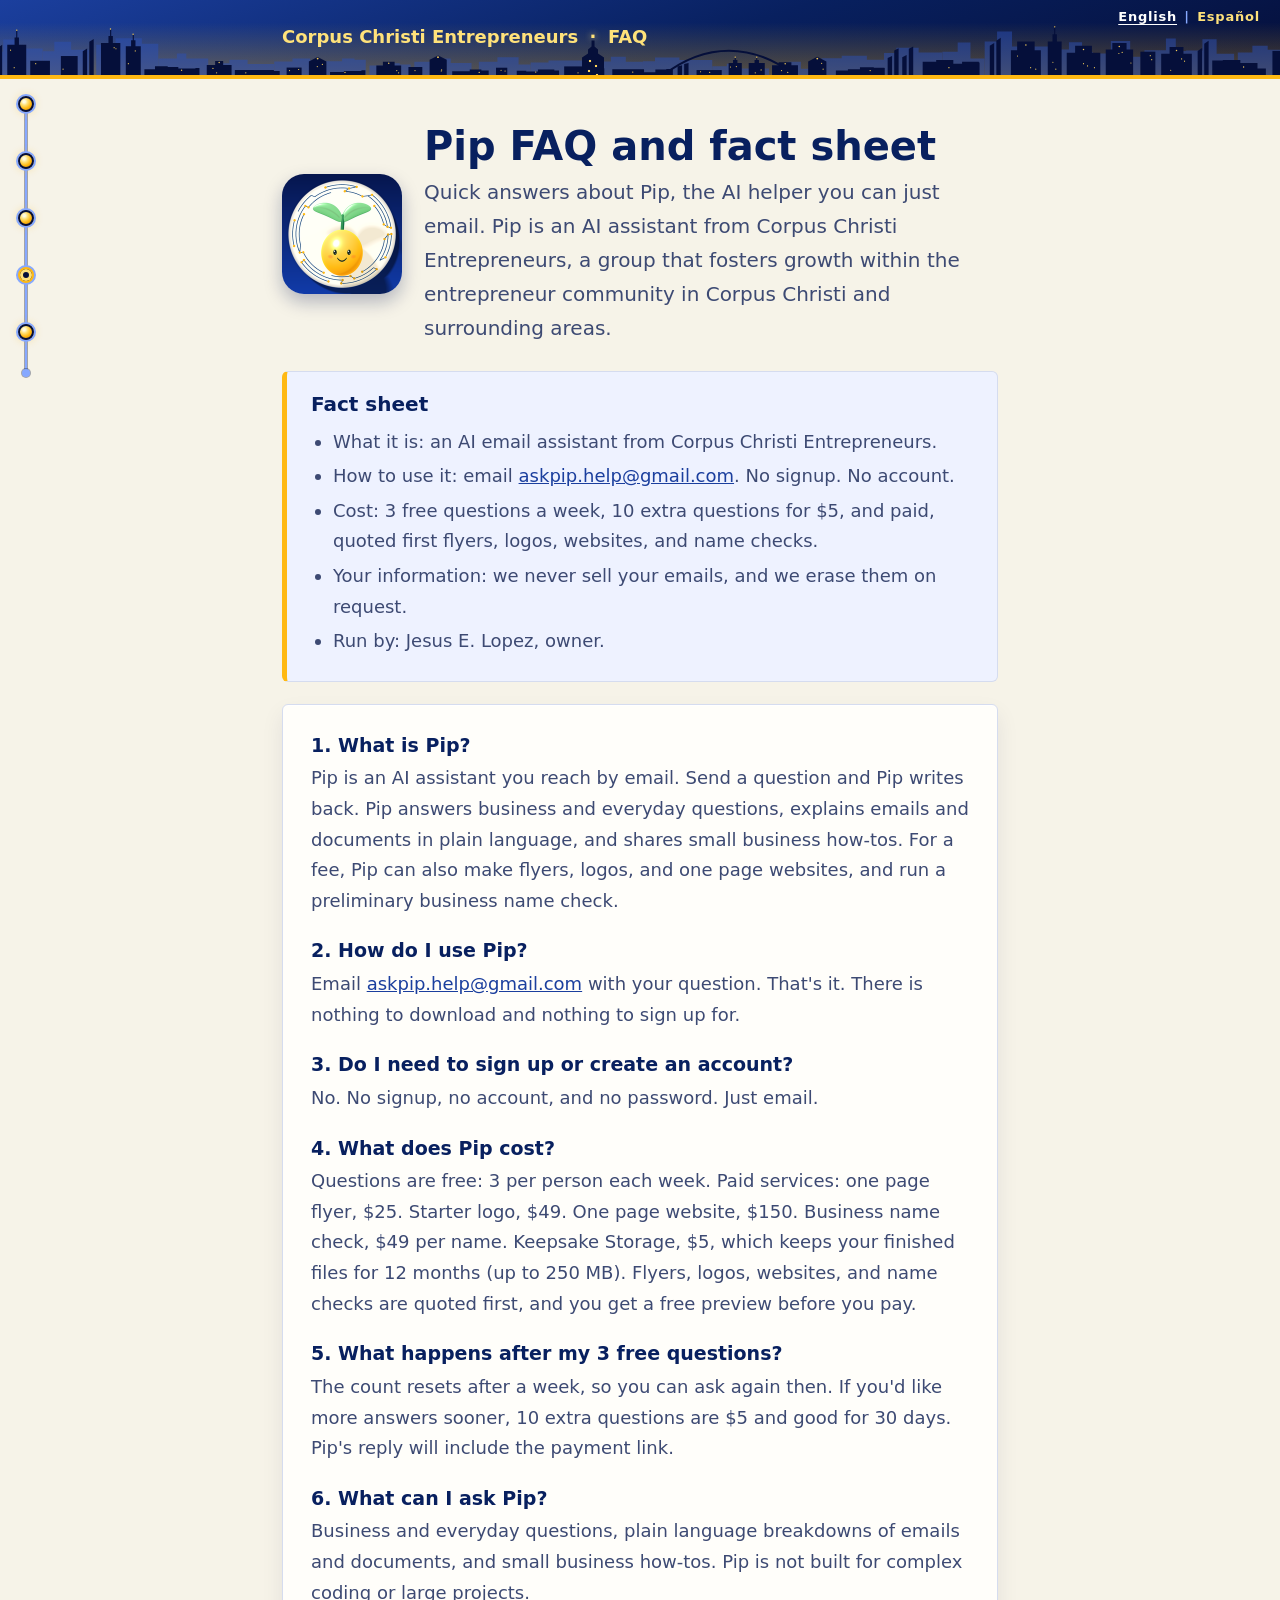
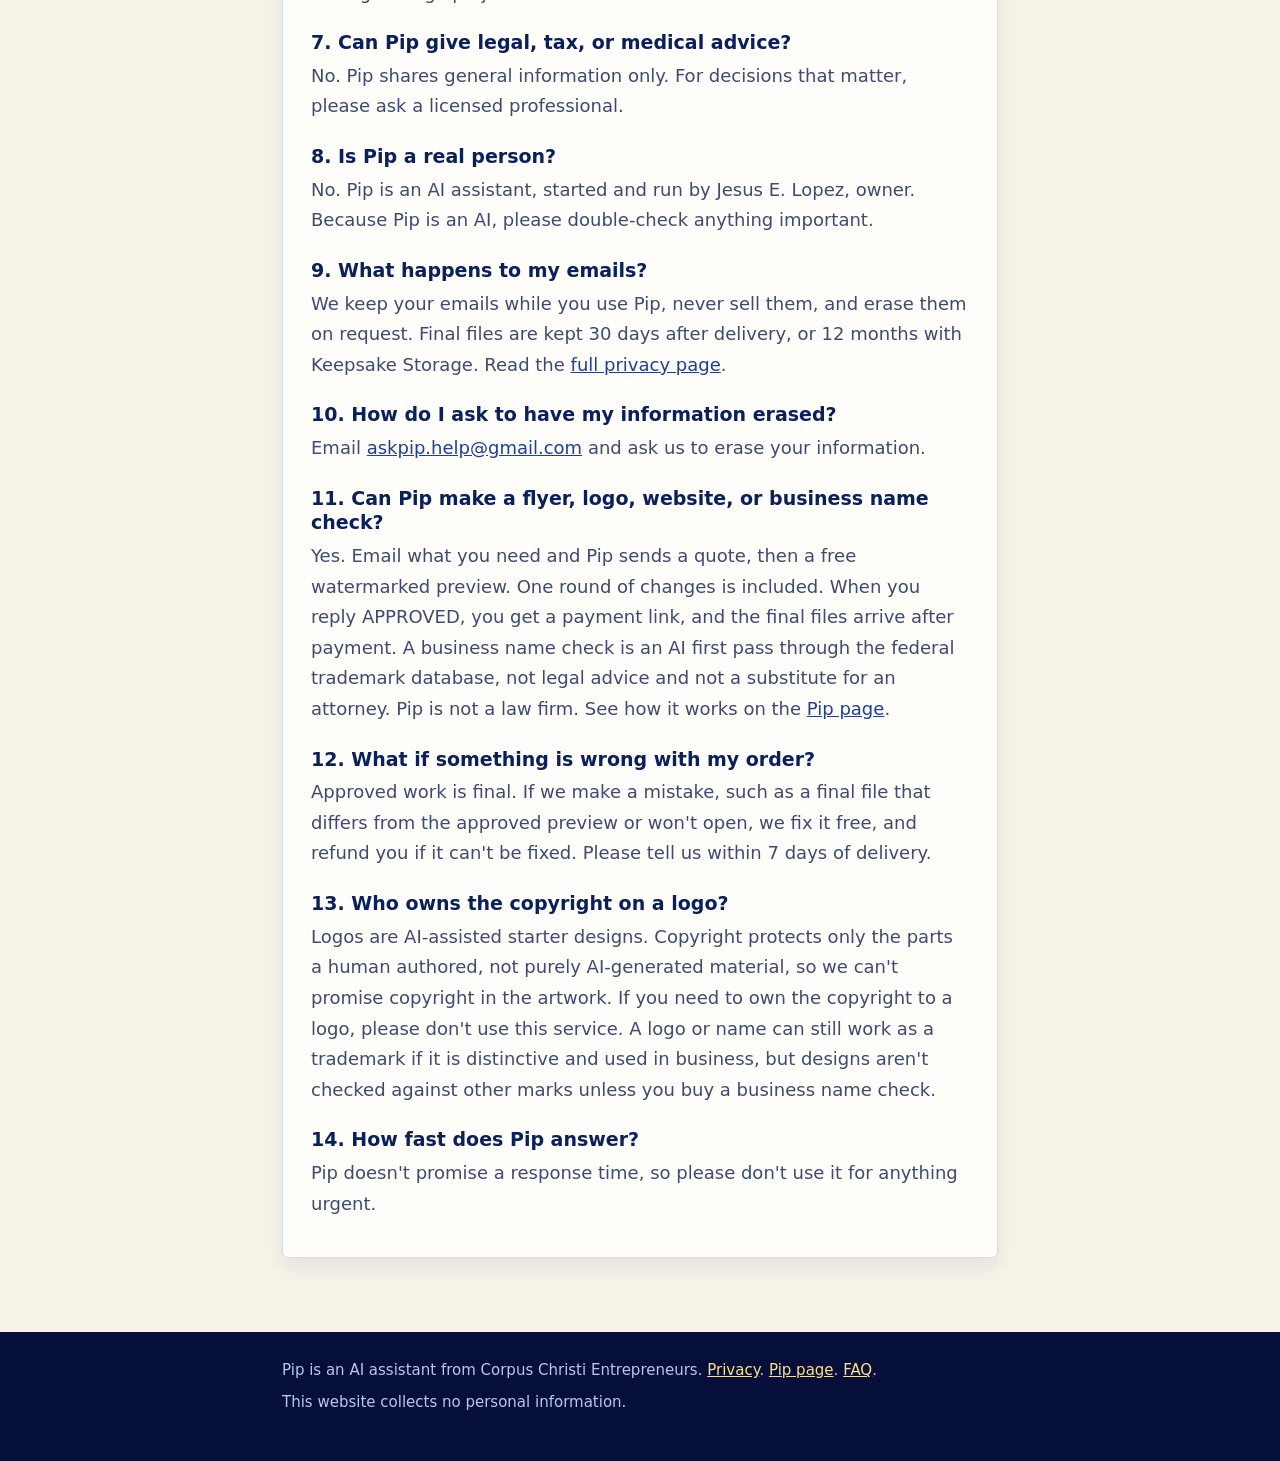
<file: faq/index.html>
<!doctype html>
<html lang="en">
<head>
<meta charset="utf-8">
<meta name="viewport" content="width=device-width, initial-scale=1">
<title>Pip FAQ: the AI helper you can just email | Corpus Christi Entrepreneurs</title>
<meta name="description" content="Answers about Pip, an AI assistant you can email. No signup, no account. Free questions, paid flyers, logos, and websites, and how your information is handled.">
<link rel="canonical" href="https://corpuschristientrepreneurs.org/faq/">
<link rel="alternate" hreflang="en" href="https://corpuschristientrepreneurs.org/faq/">
<link rel="alternate" hreflang="es" href="https://corpuschristientrepreneurs.org/es/faq/">
<link rel="alternate" hreflang="x-default" href="https://corpuschristientrepreneurs.org/faq/">
<meta property="og:title" content="Pip FAQ: the AI helper you can just email | Corpus Christi Entrepreneurs">
<meta property="og:description" content="Answers about Pip, an AI assistant you can email. No signup, no account. Free questions, paid flyers, logos, and websites, and how your information is handled.">
<meta property="og:type" content="website">
<meta property="og:url" content="https://corpuschristientrepreneurs.org/faq/">
<meta property="og:image" content="https://corpuschristientrepreneurs.org/og-image.png">
<meta name="twitter:card" content="summary_large_image">
<meta name="twitter:title" content="Pip FAQ: the AI helper you can just email | Corpus Christi Entrepreneurs">
<meta name="twitter:description" content="Answers about Pip, an AI assistant you can email. No signup, no account. Free questions, paid flyers, logos, and websites, and how your information is handled.">
<meta name="twitter:image" content="https://corpuschristientrepreneurs.org/og-image.png">
<link rel="icon" type="image/png" sizes="32x32" href="/favicon-32.png">
<link rel="icon" type="image/png" sizes="64x64" href="/favicon-64.png">
<link rel="apple-touch-icon" href="/apple-touch-icon.png">
<style>
:root{--navy-950:#050f3a;--navy-900:#08205f;--navy-700:#1b3f9e;--gold:#ffb913;--gold-hi:#ffe27a;--cream:#f6f3e8;--paper:#fffefa;--ink:#0b1638;--soft:#3d4a73;--line:#d5dcef}
*{box-sizing:border-box}
body{margin:0;font:18px/1.7 system-ui,-apple-system,"Segoe UI",Roboto,Helvetica,Arial,sans-serif;color:var(--ink);background:var(--cream)}
.wrap{max-width:760px;margin:0 auto;padding:0 22px}
header{background:url(/skyline.svg) center bottom/auto 62px repeat-x,linear-gradient(180deg,rgba(255,185,19,0) 30%,rgba(255,185,19,.32) 100%),linear-gradient(160deg,var(--navy-700) 0%,var(--navy-900) 55%,var(--navy-950) 100%);color:#fff;padding:22px 0;border-bottom:4px solid var(--gold)}
header a{color:var(--gold-hi);font-weight:700;text-decoration:none}
header a:hover,header a:focus-visible,a:hover{text-decoration:underline}
main{padding:44px 0 8px}
a{color:var(--navy-700)}
.hero{display:flex;align-items:center;gap:22px;margin:0 0 26px}
.hero img{flex:none;width:120px;height:120px;border-radius:22px;box-shadow:0 8px 18px rgba(6,22,79,.28)}
h1{margin:0 0 6px;font-size:clamp(28px,5vw,40px);line-height:1.15;color:var(--navy-900)}
.subhead{margin:0;font-size:20px;color:var(--soft)}
section{background:var(--paper);border:1px solid var(--line);border-radius:6px;padding:28px 28px 24px;margin:0 0 22px;box-shadow:0 1px 0 #fff inset,0 10px 22px rgba(6,22,79,.08)}
h2{margin:0 0 10px;font-size:24px;line-height:1.25;color:var(--navy-900)}
p{margin:0 0 14px;color:var(--soft)}
ul,ol{margin:0 0 14px;padding-left:22px;color:var(--soft)}
li{margin:0 0 4px}
section>:last-child,.fact>:last-child{margin-bottom:0}
.fact{background:#eef2ff;border:1px solid var(--line);border-left:5px solid var(--gold);border-radius:6px;padding:20px 24px;margin:0 0 22px}
.fact h2{font-size:20px}
.fact ul{margin:0}
h3{margin:0 0 6px;font-size:19px;line-height:1.3;color:var(--navy-900)}
.qa{margin:0 0 22px}
.qa:last-child{margin-bottom:0}
.samples{display:flex;flex-wrap:wrap;gap:20px;align-items:flex-start;margin:18px 0 6px}
.samples img{display:block;height:auto;border:1px solid var(--line);border-radius:4px;box-shadow:0 6px 16px rgba(6,22,79,.14)}
.samples .flyer{width:300px;max-width:100%}
.samples .logo{width:220px;max-width:100%}
.note{font-size:15px}
footer{margin-top:44px;background:var(--navy-950);color:#b8c6f0;padding:26px 0 40px;font-size:15px}
footer p{margin:0 0 6px;color:inherit}
footer a{color:var(--gold-hi)}
</style>
<link rel="stylesheet" href="/nav.css">
</head>
<body>
<nav class="langswitch" aria-label="Language / Idioma"><a href="/faq/" lang="en" hreflang="en" aria-current="true">English</a><span aria-hidden="true"> | </span><a href="/es/faq/" lang="es" hreflang="es">Español</a></nav>
<nav class="railnav" aria-label="Site pages"><ul><li><a href="/"><span class="label">Home</span><span class="pad"></span></a></li><li><a href="/pip/"><span class="label">Meet Pip</span><span class="pad"></span></a></li><li><a href="/blog/"><span class="label">Blog</span><span class="pad"></span></a></li><li><a href="/faq/" aria-current="page"><span class="label">FAQ</span><span class="pad"></span></a></li><li><a href="/privacy/"><span class="label">Privacy</span><span class="pad"></span></a></li></ul></nav>
<header><div class="wrap"><a href="/">Corpus Christi Entrepreneurs</a> &nbsp;<span class="tower">&middot;</span>&nbsp; <a href="/faq/">FAQ</a><span class="bridge" aria-hidden="true"></span></div></header>
<main>
<div class="wrap">
<div class="hero"><img src="../pip/pip.png" width="120" height="120" alt="Pip, the friendly AI assistant"><div><h1>Pip FAQ and fact sheet</h1><p class="subhead">Quick answers about Pip, the AI helper you can just email. Pip is an AI assistant from Corpus Christi Entrepreneurs, a group that fosters growth within the entrepreneur community in Corpus Christi and surrounding areas.</p></div></div>
<div class="fact">
<h2>Fact sheet</h2>
<ul><li>What it is: an AI email assistant from Corpus Christi Entrepreneurs.</li><li>How to use it: email <a href="mailto:askpip.help@gmail.com">askpip.help@gmail.com</a>. No signup. No account.</li><li>Cost: 3 free questions a week, 10 extra questions for $5, and paid, quoted first flyers, logos, websites, and name checks.</li><li>Your information: we never sell your emails, and we erase them on request.</li><li>Run by: Jesus E. Lopez, owner.</li></ul>
</div>
<section>
<div class="qa"><h3>1. What is Pip?</h3><p>Pip is an AI assistant you reach by email. Send a question and Pip writes back. Pip answers business and everyday questions, explains emails and documents in plain language, and shares small business how-tos. For a fee, Pip can also make flyers, logos, and one page websites, and run a preliminary business name check.</p></div>
<div class="qa"><h3>2. How do I use Pip?</h3><p>Email <a href="mailto:askpip.help@gmail.com">askpip.help@gmail.com</a> with your question. That's it. There is nothing to download and nothing to sign up for.</p></div>
<div class="qa"><h3>3. Do I need to sign up or create an account?</h3><p>No. No signup, no account, and no password. Just email.</p></div>
<div class="qa"><h3>4. What does Pip cost?</h3><p>Questions are free: 3 per person each week. Paid services: one page flyer, $25. Starter logo, $49. One page website, $150. Business name check, $49 per name. Keepsake Storage, $5, which keeps your finished files for 12 months (up to 250 MB). Flyers, logos, websites, and name checks are quoted first, and you get a free preview before you pay.</p></div>
<div class="qa"><h3>5. What happens after my 3 free questions?</h3><p>The count resets after a week, so you can ask again then. If you'd like more answers sooner, 10 extra questions are $5 and good for 30 days. Pip's reply will include the payment link.</p></div>
<div class="qa"><h3>6. What can I ask Pip?</h3><p>Business and everyday questions, plain language breakdowns of emails and documents, and small business how-tos. Pip is not built for complex coding or large projects.</p></div>
<div class="qa"><h3>7. Can Pip give legal, tax, or medical advice?</h3><p>No. Pip shares general information only. For decisions that matter, please ask a licensed professional.</p></div>
<div class="qa"><h3>8. Is Pip a real person?</h3><p>No. Pip is an AI assistant, started and run by Jesus E. Lopez, owner. Because Pip is an AI, please double-check anything important.</p></div>
<div class="qa"><h3>9. What happens to my emails?</h3><p>We keep your emails while you use Pip, never sell them, and erase them on request. Final files are kept 30 days after delivery, or 12 months with Keepsake Storage. Read the <a href="/privacy/">full privacy page</a>.</p></div>
<div class="qa"><h3>10. How do I ask to have my information erased?</h3><p>Email <a href="mailto:askpip.help@gmail.com">askpip.help@gmail.com</a> and ask us to erase your information.</p></div>
<div class="qa"><h3>11. Can Pip make a flyer, logo, website, or business name check?</h3><p>Yes. Email what you need and Pip sends a quote, then a free watermarked preview. One round of changes is included. When you reply APPROVED, you get a payment link, and the final files arrive after payment. A business name check is an AI first pass through the federal trademark database, not legal advice and not a substitute for an attorney. Pip is not a law firm. See how it works on the <a href="/pip/">Pip page</a>.</p></div>
<div class="qa"><h3>12. What if something is wrong with my order?</h3><p>Approved work is final. If we make a mistake, such as a final file that differs from the approved preview or won't open, we fix it free, and refund you if it can't be fixed. Please tell us within 7 days of delivery.</p></div>
<div class="qa"><h3>13. Who owns the copyright on a logo?</h3><p>Logos are AI-assisted starter designs. Copyright protects only the parts a human authored, not purely AI-generated material, so we can't promise copyright in the artwork. If you need to own the copyright to a logo, please don't use this service. A logo or name can still work as a trademark if it is distinctive and used in business, but designs aren't checked against other marks unless you buy a business name check.</p></div>
<div class="qa"><h3>14. How fast does Pip answer?</h3><p>Pip doesn't promise a response time, so please don't use it for anything urgent.</p></div>
</section>
</div>
</main>
<footer>
<div class="wrap">
<p>Pip is an AI assistant from Corpus Christi Entrepreneurs. <a href="/privacy/">Privacy</a>. <a href="/pip/">Pip page</a>. <a href="/faq/">FAQ</a>.</p>
<p>This website collects no personal information.</p>
</div>
</footer>
</body>
</html>
</file>
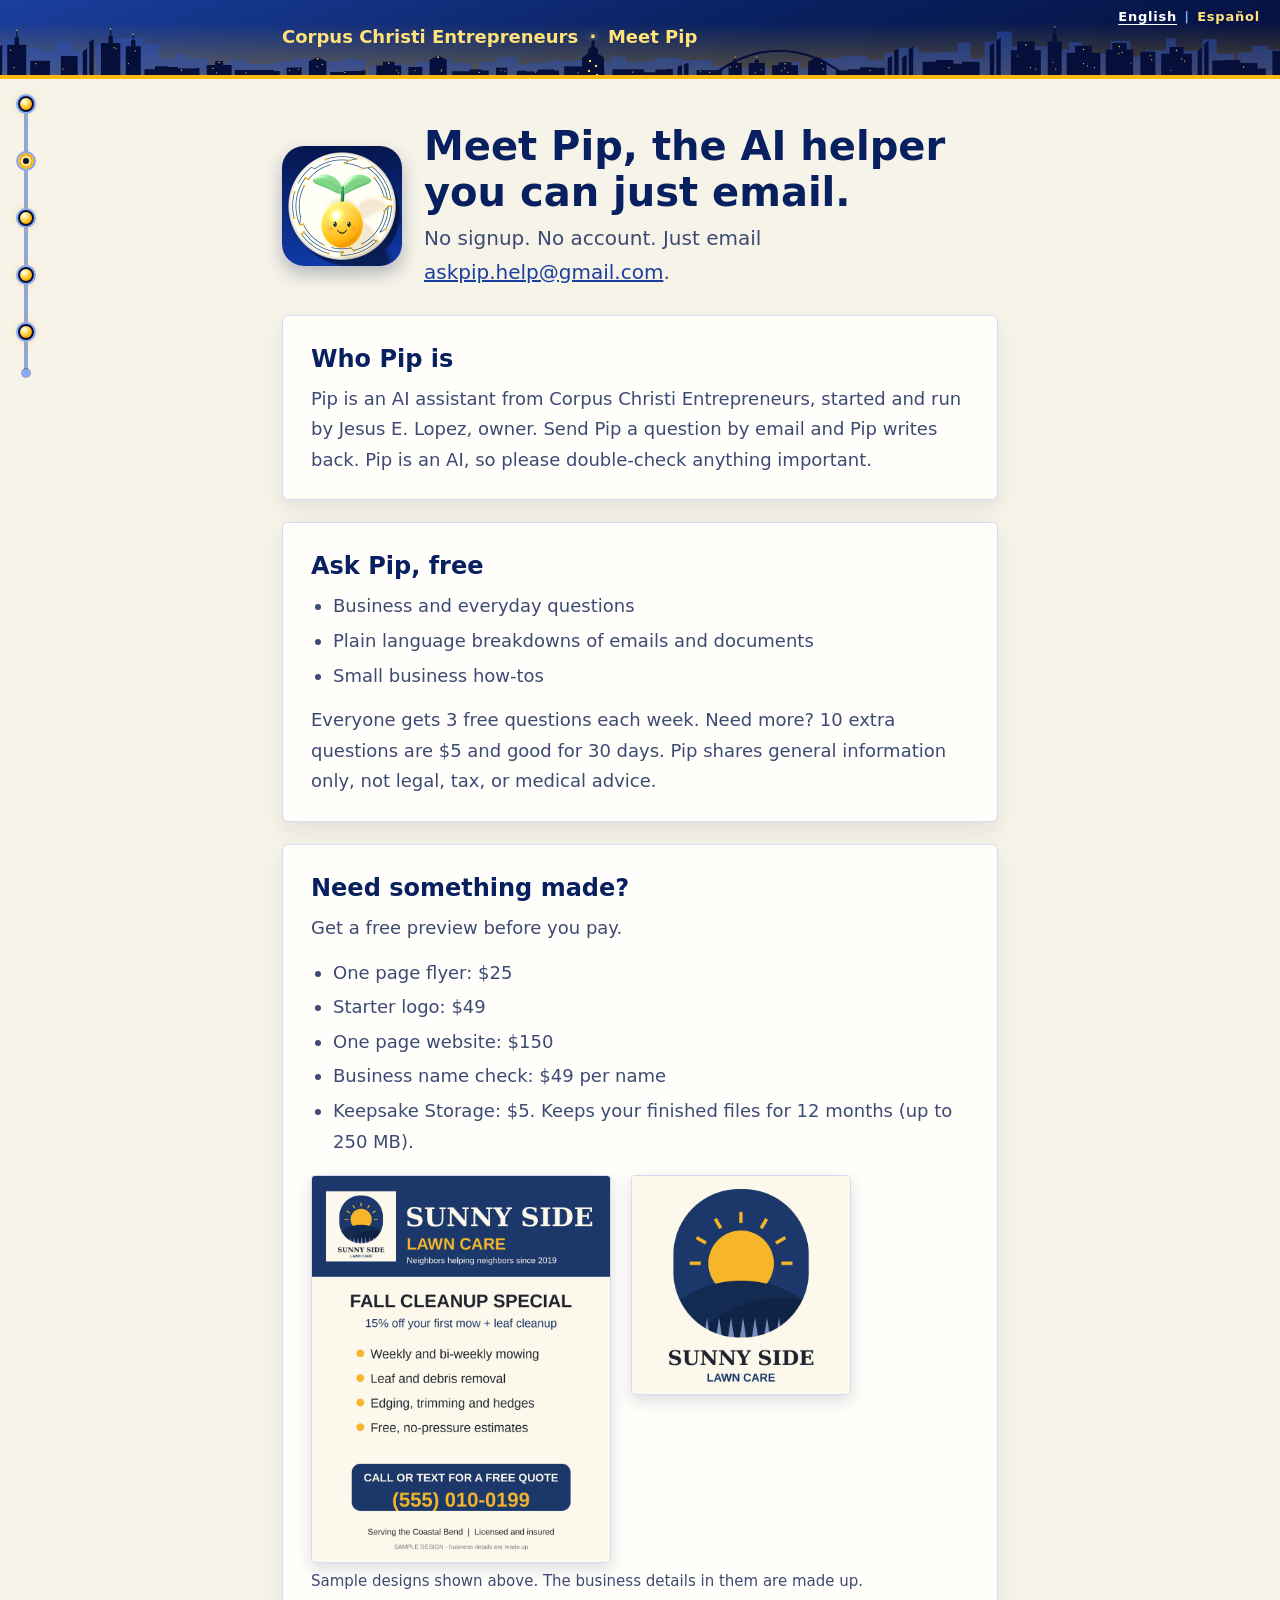
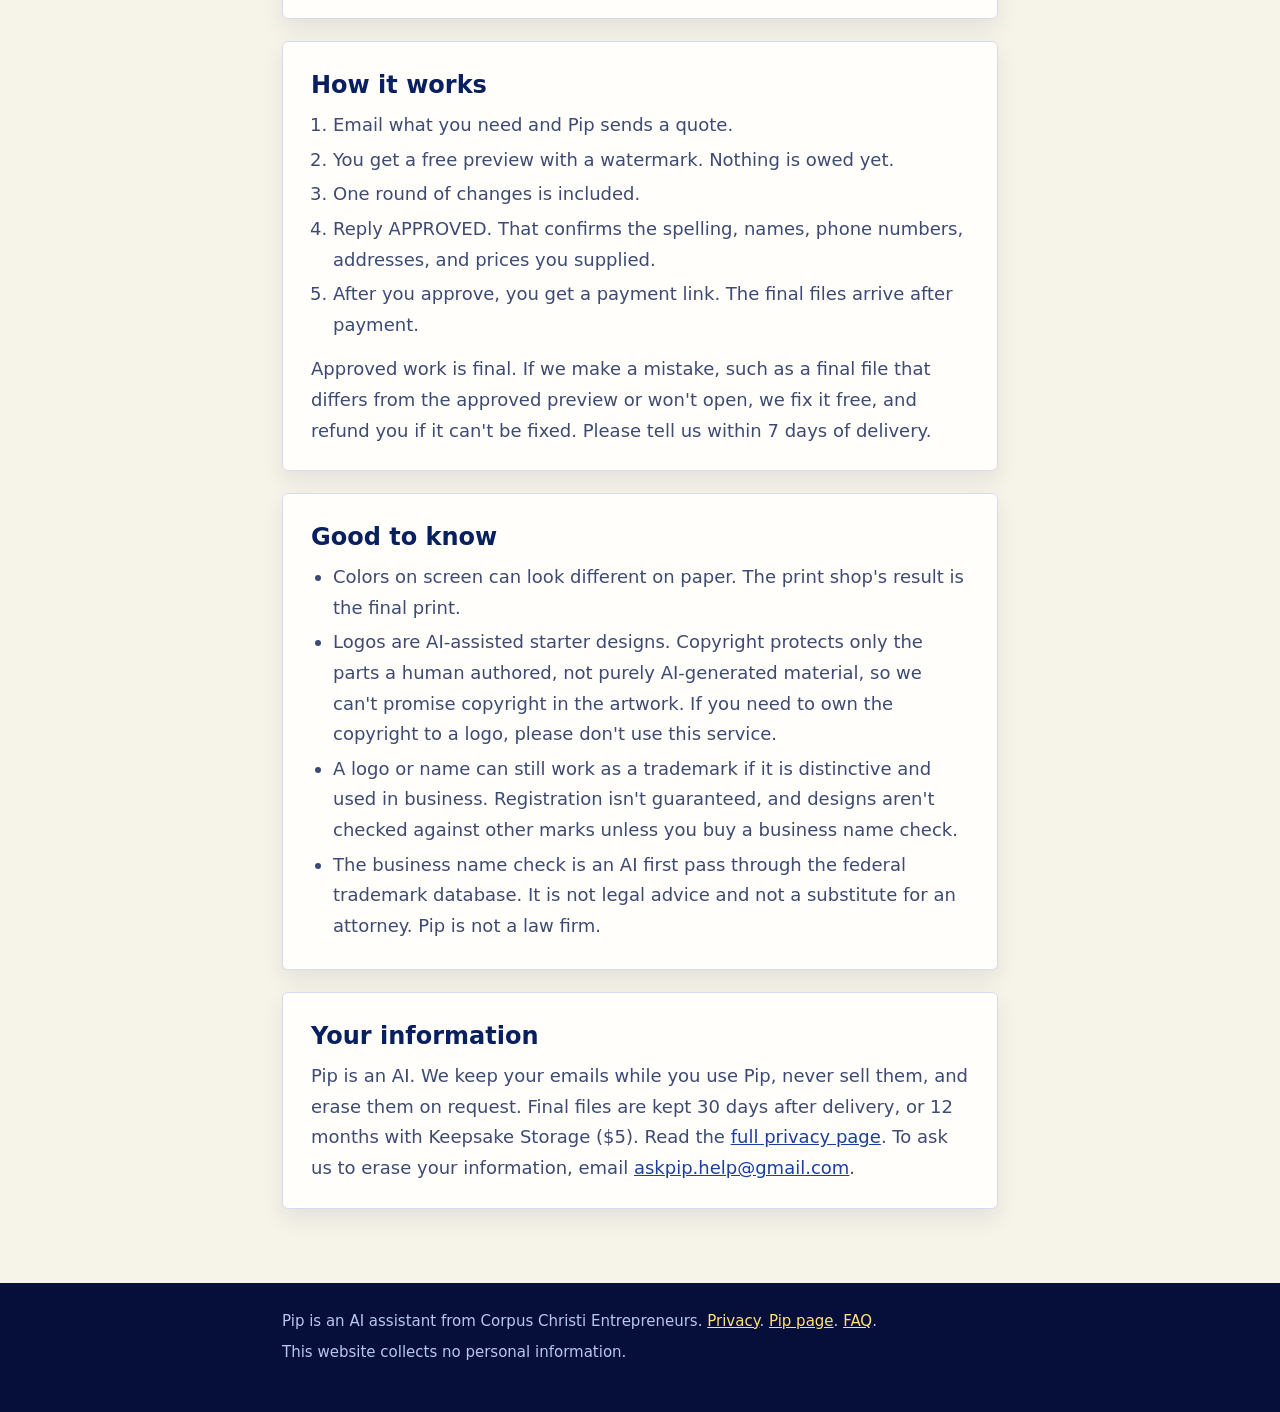
<file: pip/index.html>
<!doctype html>
<html lang="en">
<head>
<meta charset="utf-8">
<meta name="viewport" content="width=device-width, initial-scale=1">
<title>Meet Pip, the AI helper you can just email | Corpus Christi Entrepreneurs</title>
<meta name="description" content="Pip is an AI assistant from Corpus Christi Entrepreneurs. No signup, no account. Just email askpip.help@gmail.com.">
<link rel="canonical" href="https://corpuschristientrepreneurs.org/pip/">
<link rel="alternate" hreflang="en" href="https://corpuschristientrepreneurs.org/pip/">
<link rel="alternate" hreflang="es" href="https://corpuschristientrepreneurs.org/es/pip/">
<link rel="alternate" hreflang="x-default" href="https://corpuschristientrepreneurs.org/pip/">
<meta property="og:title" content="Meet Pip, the AI helper you can just email | Corpus Christi Entrepreneurs">
<meta property="og:description" content="Pip is an AI assistant from Corpus Christi Entrepreneurs. No signup, no account. Just email askpip.help@gmail.com.">
<meta property="og:type" content="website">
<meta property="og:url" content="https://corpuschristientrepreneurs.org/pip/">
<meta property="og:image" content="https://corpuschristientrepreneurs.org/og-image.png">
<meta name="twitter:card" content="summary_large_image">
<meta name="twitter:title" content="Meet Pip, the AI helper you can just email | Corpus Christi Entrepreneurs">
<meta name="twitter:description" content="Pip is an AI assistant from Corpus Christi Entrepreneurs. No signup, no account. Just email askpip.help@gmail.com.">
<meta name="twitter:image" content="https://corpuschristientrepreneurs.org/og-image.png">
<link rel="icon" type="image/png" sizes="32x32" href="/favicon-32.png">
<link rel="icon" type="image/png" sizes="64x64" href="/favicon-64.png">
<link rel="apple-touch-icon" href="/apple-touch-icon.png">
<style>
:root{--navy-950:#050f3a;--navy-900:#08205f;--navy-700:#1b3f9e;--gold:#ffb913;--gold-hi:#ffe27a;--cream:#f6f3e8;--paper:#fffefa;--ink:#0b1638;--soft:#3d4a73;--line:#d5dcef}
*{box-sizing:border-box}
body{margin:0;font:18px/1.7 system-ui,-apple-system,"Segoe UI",Roboto,Helvetica,Arial,sans-serif;color:var(--ink);background:var(--cream)}
.wrap{max-width:760px;margin:0 auto;padding:0 22px}
header{background:url(/skyline.svg) center bottom/auto 62px repeat-x,linear-gradient(180deg,rgba(255,185,19,0) 30%,rgba(255,185,19,.32) 100%),linear-gradient(160deg,var(--navy-700) 0%,var(--navy-900) 55%,var(--navy-950) 100%);color:#fff;padding:22px 0;border-bottom:4px solid var(--gold)}
header a{color:var(--gold-hi);font-weight:700;text-decoration:none}
header a:hover,header a:focus-visible,a:hover{text-decoration:underline}
main{padding:44px 0 8px}
a{color:var(--navy-700)}
.hero{display:flex;align-items:center;gap:22px;margin:0 0 26px}
.hero img{flex:none;width:120px;height:120px;border-radius:22px;box-shadow:0 8px 18px rgba(6,22,79,.28)}
h1{margin:0 0 6px;font-size:clamp(28px,5vw,40px);line-height:1.15;color:var(--navy-900)}
.subhead{margin:0;font-size:20px;color:var(--soft)}
section{background:var(--paper);border:1px solid var(--line);border-radius:6px;padding:28px 28px 24px;margin:0 0 22px;box-shadow:0 1px 0 #fff inset,0 10px 22px rgba(6,22,79,.08)}
h2{margin:0 0 10px;font-size:24px;line-height:1.25;color:var(--navy-900)}
p{margin:0 0 14px;color:var(--soft)}
ul,ol{margin:0 0 14px;padding-left:22px;color:var(--soft)}
li{margin:0 0 4px}
section>:last-child{margin-bottom:0}
.samples{display:flex;flex-wrap:wrap;gap:20px;align-items:flex-start;margin:18px 0 6px}
.samples img{display:block;height:auto;border:1px solid var(--line);border-radius:4px;box-shadow:0 6px 16px rgba(6,22,79,.14)}
.samples .flyer{width:300px;max-width:100%}
.samples .logo{width:220px;max-width:100%}
.note{font-size:15px}
footer{margin-top:44px;background:var(--navy-950);color:#b8c6f0;padding:26px 0 40px;font-size:15px}
footer p{margin:0 0 6px;color:inherit}
footer a{color:var(--gold-hi)}
</style>
<link rel="stylesheet" href="/nav.css">
</head>
<body>
<nav class="langswitch" aria-label="Language / Idioma"><a href="/pip/" lang="en" hreflang="en" aria-current="true">English</a><span aria-hidden="true"> | </span><a href="/es/pip/" lang="es" hreflang="es">Español</a></nav>
<nav class="railnav" aria-label="Site pages"><ul><li><a href="/"><span class="label">Home</span><span class="pad"></span></a></li><li><a href="/pip/" aria-current="page"><span class="label">Meet Pip</span><span class="pad"></span></a></li><li><a href="/blog/"><span class="label">Blog</span><span class="pad"></span></a></li><li><a href="/faq/"><span class="label">FAQ</span><span class="pad"></span></a></li><li><a href="/privacy/"><span class="label">Privacy</span><span class="pad"></span></a></li></ul></nav>
<header><div class="wrap"><a href="/">Corpus Christi Entrepreneurs</a> &nbsp;<span class="tower">&middot;</span>&nbsp; <a href="/pip/">Meet Pip</a><span class="bridge" aria-hidden="true"></span></div></header>
<main>
<div class="wrap">
<div class="hero"><img src="pip.png" width="120" height="120" alt="Pip, the friendly AI assistant"><div><h1>Meet Pip, the AI helper you can just email.</h1><p class="subhead">No signup. No account. Just email <a href="mailto:askpip.help@gmail.com">askpip.help@gmail.com</a>.</p></div></div>
<section>
<h2>Who Pip is</h2>
<p>Pip is an AI assistant from Corpus Christi Entrepreneurs, started and run by Jesus E. Lopez, owner. Send Pip a question by email and Pip writes back. Pip is an AI, so please double-check anything important.</p>
</section>
<section>
<h2>Ask Pip, free</h2>
<ul><li>Business and everyday questions</li><li>Plain language breakdowns of emails and documents</li><li>Small business how-tos</li></ul>
<p>Everyone gets 3 free questions each week. Need more? 10 extra questions are $5 and good for 30 days. Pip shares general information only, not legal, tax, or medical advice.</p>
</section>
<section>
<h2>Need something made?</h2>
<p>Get a free preview before you pay.</p>
<ul><li>One page flyer: $25</li><li>Starter logo: $49</li><li>One page website: $150</li><li>Business name check: $49 per name</li><li>Keepsake Storage: $5. Keeps your finished files for 12 months (up to 250 MB).</li></ul>
<div class="samples">
<img class="flyer" src="sample-flyer.png" width="300" height="388" alt="Sample flyer for a made-up lawn care business">
<img class="logo" src="sample-logo.png" width="220" height="220" alt="Sample logo for a made-up lawn care business">
</div>
<p class="note">Sample designs shown above. The business details in them are made up.</p>
</section>
<section>
<h2>How it works</h2>
<ol><li>Email what you need and Pip sends a quote.</li><li>You get a free preview with a watermark. Nothing is owed yet.</li><li>One round of changes is included.</li><li>Reply APPROVED. That confirms the spelling, names, phone numbers, addresses, and prices you supplied.</li><li>After you approve, you get a payment link. The final files arrive after payment.</li></ol>
<p>Approved work is final. If we make a mistake, such as a final file that differs from the approved preview or won't open, we fix it free, and refund you if it can't be fixed. Please tell us within 7 days of delivery.</p>
</section>
<section>
<h2>Good to know</h2>
<ul><li>Colors on screen can look different on paper. The print shop's result is the final print.</li><li>Logos are AI-assisted starter designs. Copyright protects only the parts a human authored, not purely AI-generated material, so we can't promise copyright in the artwork. If you need to own the copyright to a logo, please don't use this service.</li><li>A logo or name can still work as a trademark if it is distinctive and used in business. Registration isn't guaranteed, and designs aren't checked against other marks unless you buy a business name check.</li><li>The business name check is an AI first pass through the federal trademark database. It is not legal advice and not a substitute for an attorney. Pip is not a law firm.</li></ul>
</section>
<section>
<h2>Your information</h2>
<p>Pip is an AI. We keep your emails while you use Pip, never sell them, and erase them on request. Final files are kept 30 days after delivery, or 12 months with Keepsake Storage ($5). Read the <a href="/privacy/">full privacy page</a>. To ask us to erase your information, email <a href="mailto:askpip.help@gmail.com">askpip.help@gmail.com</a>.</p>
</section>
</div>
</main>
<footer>
<div class="wrap">
<p>Pip is an AI assistant from Corpus Christi Entrepreneurs. <a href="/privacy/">Privacy</a>. <a href="/pip/">Pip page</a>. <a href="/faq/">FAQ</a>.</p>
<p>This website collects no personal information.</p>
</div>
</footer>
</body>
</html>
</file>
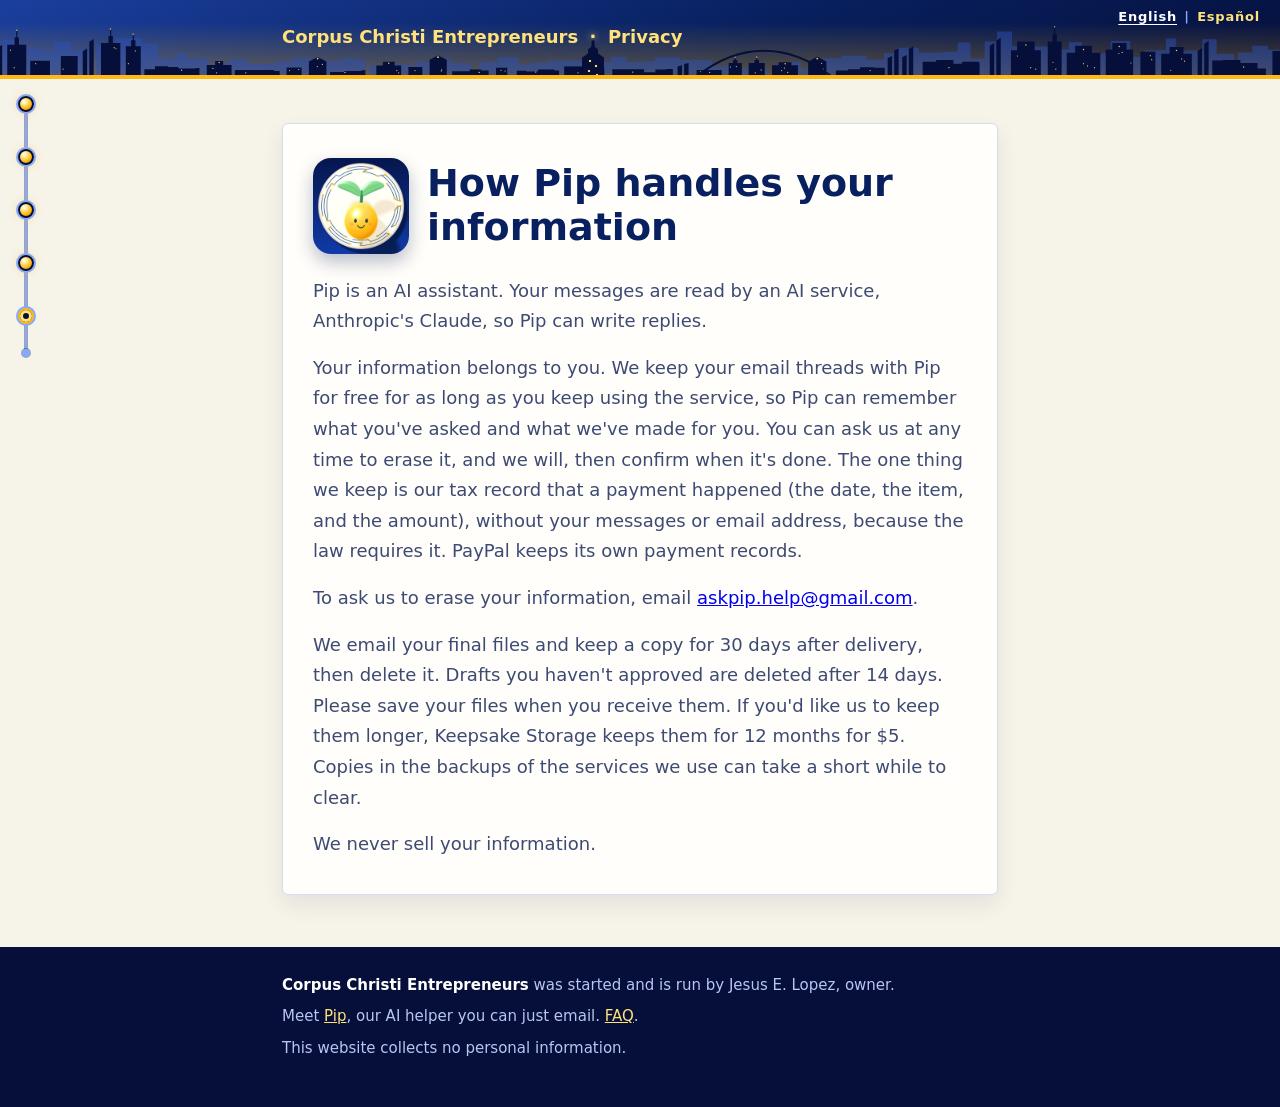
<file: privacy/index.html>
<!doctype html>
<html lang="en">
<head>
<meta charset="utf-8">
<meta name="viewport" content="width=device-width, initial-scale=1">
<title>How Pip handles your information | Corpus Christi Entrepreneurs</title>
<meta name="description" content="How Pip, an AI assistant from Corpus Christi Entrepreneurs, handles your information.">
<link rel="canonical" href="https://corpuschristientrepreneurs.org/privacy/">
<link rel="alternate" hreflang="en" href="https://corpuschristientrepreneurs.org/privacy/">
<link rel="alternate" hreflang="es" href="https://corpuschristientrepreneurs.org/es/privacy/">
<link rel="alternate" hreflang="x-default" href="https://corpuschristientrepreneurs.org/privacy/">
<meta property="og:title" content="How Pip handles your information | Corpus Christi Entrepreneurs">
<meta property="og:description" content="How Pip, an AI assistant from Corpus Christi Entrepreneurs, handles your information.">
<meta property="og:type" content="website">
<meta property="og:url" content="https://corpuschristientrepreneurs.org/privacy/">
<meta property="og:image" content="https://corpuschristientrepreneurs.org/og-image.png">
<meta name="twitter:card" content="summary_large_image">
<meta name="twitter:title" content="How Pip handles your information | Corpus Christi Entrepreneurs">
<meta name="twitter:description" content="How Pip, an AI assistant from Corpus Christi Entrepreneurs, handles your information.">
<meta name="twitter:image" content="https://corpuschristientrepreneurs.org/og-image.png">
<link rel="icon" type="image/png" sizes="32x32" href="/favicon-32.png">
<link rel="icon" type="image/png" sizes="64x64" href="/favicon-64.png">
<link rel="apple-touch-icon" href="/apple-touch-icon.png">
<style>
:root{--navy-950:#050f3a;--navy-900:#08205f;--navy-700:#1b3f9e;--gold:#ffb913;--gold-hi:#ffe27a;--cream:#f6f3e8;--paper:#fffefa;--ink:#0b1638;--soft:#3d4a73;--line:#d5dcef}
*{box-sizing:border-box}
body{margin:0;font:18px/1.7 system-ui,-apple-system,"Segoe UI",Roboto,Helvetica,Arial,sans-serif;color:var(--ink);background:var(--cream)}
.wrap{max-width:760px;margin:0 auto;padding:0 22px}
header{background:url(/skyline.svg) center bottom/auto 62px repeat-x,linear-gradient(180deg,rgba(255,185,19,0) 30%,rgba(255,185,19,.32) 100%),linear-gradient(160deg,var(--navy-700) 0%,var(--navy-900) 55%,var(--navy-950) 100%);color:#fff;padding:22px 0;border-bottom:4px solid var(--gold)}
header a{color:var(--gold-hi);font-weight:700;text-decoration:none}
header a:hover,header a:focus-visible{text-decoration:underline}
main{padding:44px 0 8px}
article{background:var(--paper);border:1px solid var(--line);border-radius:6px;padding:34px 30px;box-shadow:0 10px 22px rgba(6,22,79,.08)}
h1{margin:0;font-size:clamp(28px,5vw,38px);line-height:1.15;color:var(--navy-900)}
p{margin:0 0 16px;color:var(--soft)}
/* Pip beside the headline */
.title{display:flex;align-items:center;gap:18px;margin:0 0 22px}
.title img{flex:none;width:96px;height:96px;border-radius:18px;box-shadow:0 8px 18px rgba(6,22,79,.28)}
article p:last-child{margin-bottom:0}
footer{margin-top:44px;background:var(--navy-950);color:#b8c6f0;padding:26px 0 40px;font-size:15px}
footer p{margin:0 0 6px;color:inherit}
footer a{color:var(--gold-hi)}
footer strong{color:#fff}
</style>
<link rel="stylesheet" href="/nav.css">
</head>
<body>
<nav class="langswitch" aria-label="Language / Idioma"><a href="/privacy/" lang="en" hreflang="en" aria-current="true">English</a><span aria-hidden="true"> | </span><a href="/es/privacy/" lang="es" hreflang="es">Español</a></nav>
<nav class="railnav" aria-label="Site pages"><ul><li><a href="/"><span class="label">Home</span><span class="pad"></span></a></li><li><a href="/pip/"><span class="label">Meet Pip</span><span class="pad"></span></a></li><li><a href="/blog/"><span class="label">Blog</span><span class="pad"></span></a></li><li><a href="/faq/"><span class="label">FAQ</span><span class="pad"></span></a></li><li><a href="/privacy/" aria-current="page"><span class="label">Privacy</span><span class="pad"></span></a></li></ul></nav>
<header><div class="wrap"><a href="/">Corpus Christi Entrepreneurs</a> &nbsp;<span class="tower">&middot;</span>&nbsp; <a href="/privacy/">Privacy</a><span class="bridge" aria-hidden="true"></span></div></header>
<main>
<div class="wrap">
<article>
<div class="title"><img src="pip.png" width="96" height="96" alt="Pip, the friendly AI assistant"><h1>How Pip handles your information</h1></div>
<p>Pip is an AI assistant. Your messages are read by an AI service, Anthropic's Claude, so Pip can write replies.</p>
<p>Your information belongs to you. We keep your email threads with Pip for free for as long as you keep using the service, so Pip can remember what you've asked and what we've made for you. You can ask us at any time to erase it, and we will, then confirm when it's done. The one thing we keep is our tax record that a payment happened (the date, the item, and the amount), without your messages or email address, because the law requires it. PayPal keeps its own payment records.</p>
<p>To ask us to erase your information, email <a href="mailto:askpip.help@gmail.com">askpip.help@gmail.com</a>.</p>
<p>We email your final files and keep a copy for 30 days after delivery, then delete it. Drafts you haven't approved are deleted after 14 days. Please save your files when you receive them. If you'd like us to keep them longer, Keepsake Storage keeps them for 12 months for $5. Copies in the backups of the services we use can take a short while to clear.</p>
<p>We never sell your information.</p>
</article>
</div>
</main>
<footer>
<div class="wrap">
<p><strong>Corpus Christi Entrepreneurs</strong> was started and is run by Jesus E. Lopez, owner.</p>
<p>Meet <a href="/pip/">Pip</a>, our AI helper you can just email. <a href="/faq/">FAQ</a>.</p>
<p>This website collects no personal information.</p>
</div>
</footer>
</body>
</html>
</file>
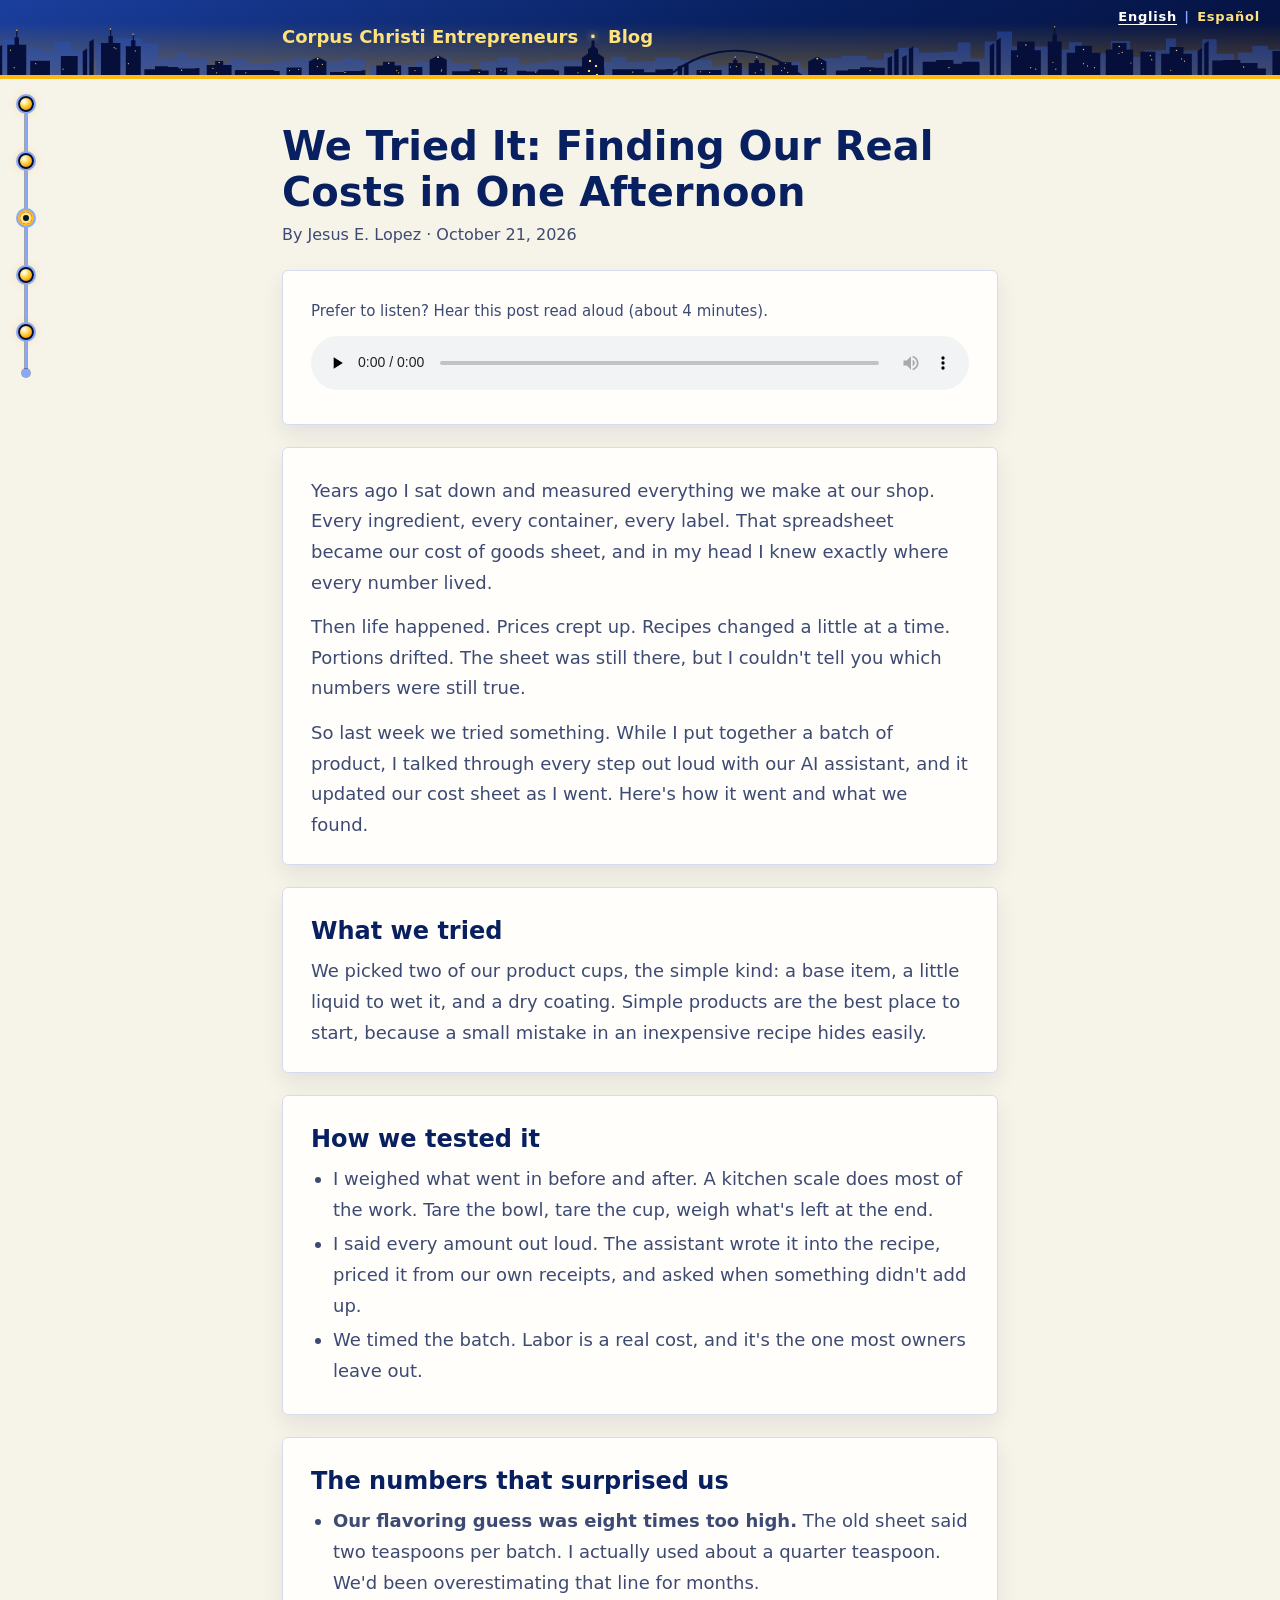
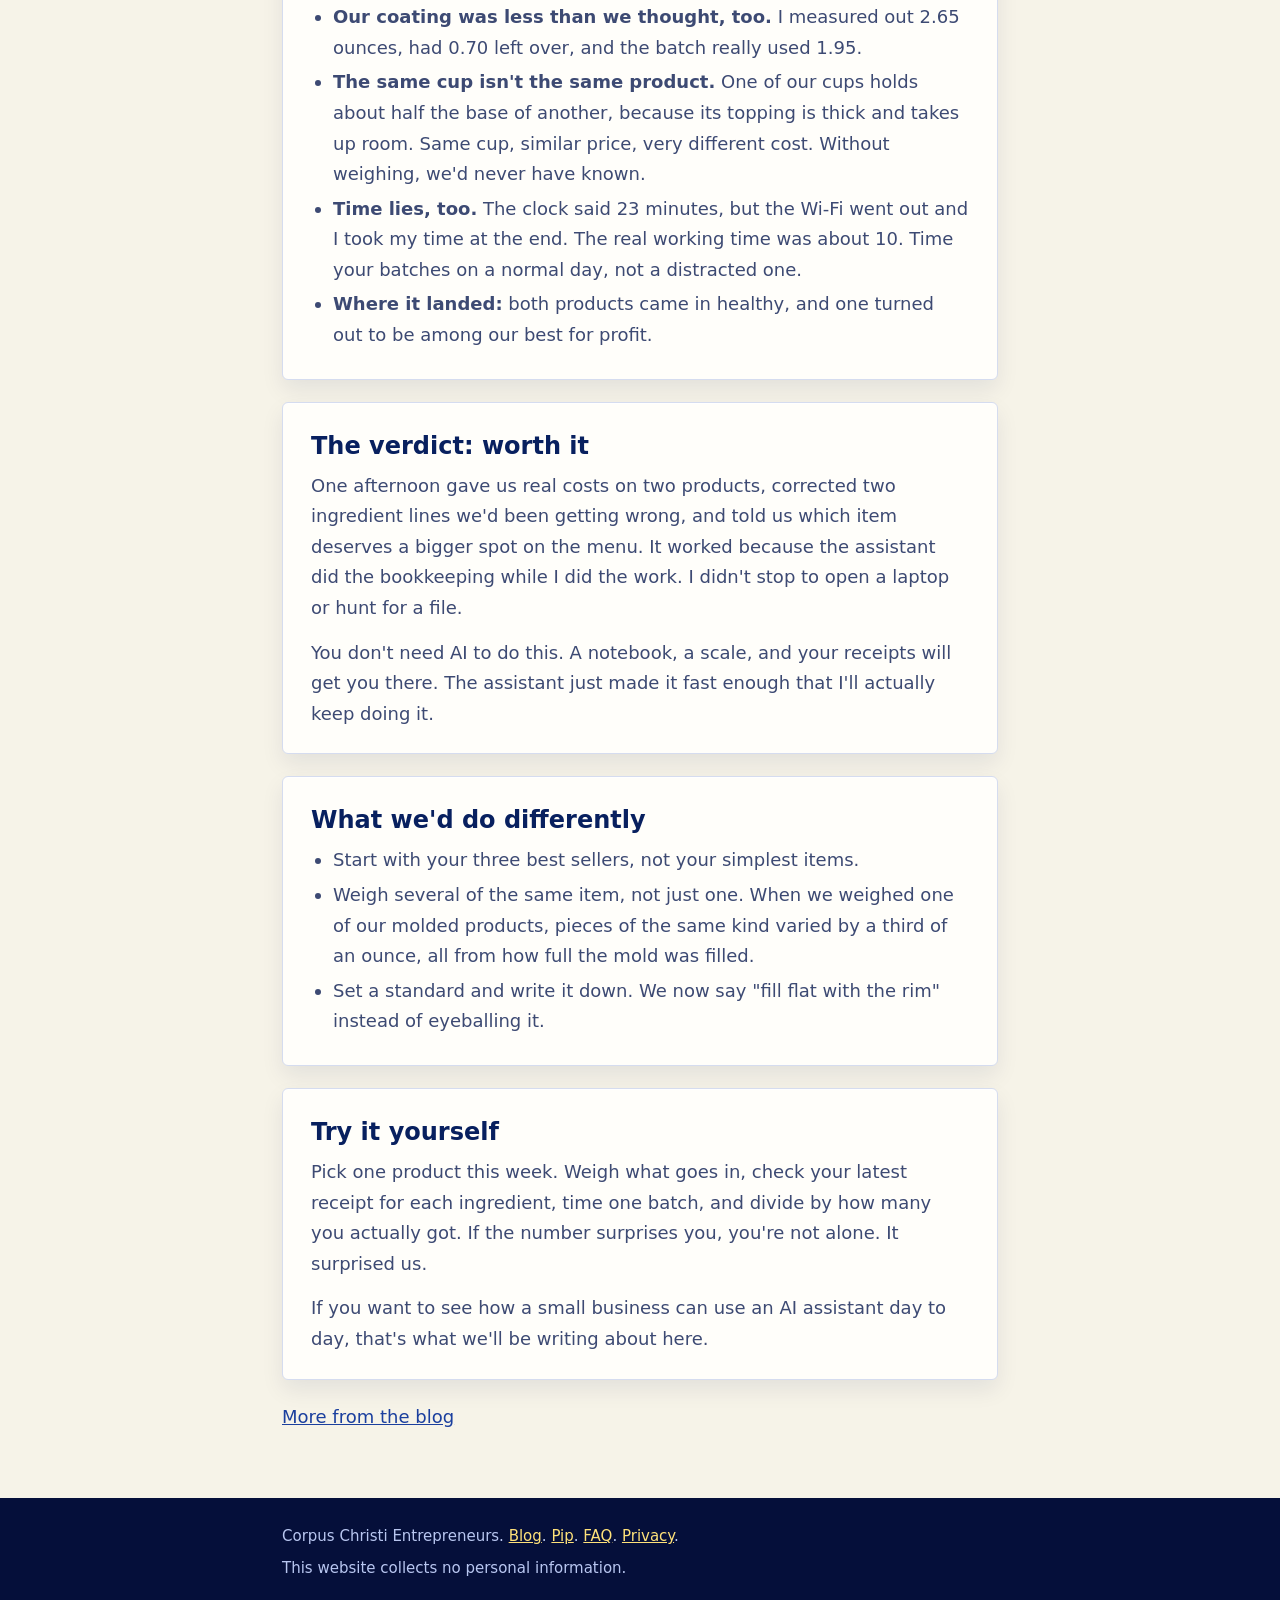
<file: blog/know-your-real-costs/index.html>
<!doctype html>
<html lang="en">
<head>
<meta charset="utf-8">
<meta name="viewport" content="width=device-width, initial-scale=1">
<title>We Tried It: Finding Our Real Costs in One Afternoon | Corpus Christi Entrepreneurs</title>
<meta name="description" content="A small business owner weighed, timed, and priced two products in one afternoon with an AI assistant. Here's what the real numbers showed, and how to do it yourself.">
<link rel="canonical" href="https://corpuschristientrepreneurs.org/blog/know-your-real-costs/">
<link rel="alternate" hreflang="en" href="https://corpuschristientrepreneurs.org/blog/know-your-real-costs/">
<link rel="alternate" hreflang="es" href="https://corpuschristientrepreneurs.org/es/blog/know-your-real-costs/">
<link rel="alternate" hreflang="x-default" href="https://corpuschristientrepreneurs.org/blog/know-your-real-costs/">
<meta property="og:title" content="We Tried It: Finding Our Real Costs in One Afternoon">
<meta property="og:description" content="A small business owner weighed, timed, and priced two products in one afternoon with an AI assistant. Here's what the real numbers showed, and how to do it yourself.">
<meta property="og:type" content="article">
<meta property="og:url" content="https://corpuschristientrepreneurs.org/blog/know-your-real-costs/">
<meta property="og:image" content="https://corpuschristientrepreneurs.org/og-image.png">
<meta name="twitter:card" content="summary_large_image">
<meta name="twitter:title" content="We Tried It: Finding Our Real Costs in One Afternoon">
<meta name="twitter:description" content="A small business owner weighed, timed, and priced two products in one afternoon with an AI assistant. Here's what the real numbers showed, and how to do it yourself.">
<meta name="twitter:image" content="https://corpuschristientrepreneurs.org/og-image.png">
<link rel="icon" type="image/png" sizes="32x32" href="/favicon-32.png">
<link rel="icon" type="image/png" sizes="64x64" href="/favicon-64.png">
<link rel="apple-touch-icon" href="/apple-touch-icon.png">
<style>
:root{--navy-950:#050f3a;--navy-900:#08205f;--navy-700:#1b3f9e;--gold:#ffb913;--gold-hi:#ffe27a;--cream:#f6f3e8;--paper:#fffefa;--ink:#0b1638;--soft:#3d4a73;--line:#d5dcef}
*{box-sizing:border-box}
body{margin:0;font:18px/1.7 system-ui,-apple-system,"Segoe UI",Roboto,Helvetica,Arial,sans-serif;color:var(--ink);background:var(--cream)}
.wrap{max-width:760px;margin:0 auto;padding:0 22px}
header{background:url(/skyline.svg) center bottom/auto 62px repeat-x,linear-gradient(180deg,rgba(255,185,19,0) 30%,rgba(255,185,19,.32) 100%),linear-gradient(160deg,var(--navy-700) 0%,var(--navy-900) 55%,var(--navy-950) 100%);color:#fff;padding:22px 0;border-bottom:4px solid var(--gold)}
header a{color:var(--gold-hi);font-weight:700;text-decoration:none}
header a:hover,header a:focus-visible,a:hover{text-decoration:underline}
main{padding:44px 0 8px}
a{color:var(--navy-700)}
.hero{display:flex;align-items:center;gap:22px;margin:0 0 26px}
.hero img{flex:none;width:120px;height:120px;border-radius:22px;box-shadow:0 8px 18px rgba(6,22,79,.28)}
h1{margin:0 0 6px;font-size:clamp(28px,5vw,40px);line-height:1.15;color:var(--navy-900)}
.subhead{margin:0;font-size:20px;color:var(--soft)}
section{background:var(--paper);border:1px solid var(--line);border-radius:6px;padding:28px 28px 24px;margin:0 0 22px;box-shadow:0 1px 0 #fff inset,0 10px 22px rgba(6,22,79,.08)}
h2{margin:0 0 10px;font-size:24px;line-height:1.25;color:var(--navy-900)}
p{margin:0 0 14px;color:var(--soft)}
ul,ol{margin:0 0 14px;padding-left:22px;color:var(--soft)}
li{margin:0 0 4px}
section>:last-child,.fact>:last-child{margin-bottom:0}
.fact{background:#eef2ff;border:1px solid var(--line);border-left:5px solid var(--gold);border-radius:6px;padding:20px 24px;margin:0 0 22px}
.fact h2{font-size:20px}
.fact ul{margin:0}
h3{margin:0 0 6px;font-size:19px;line-height:1.3;color:var(--navy-900)}
.qa{margin:0 0 22px}
.qa:last-child{margin-bottom:0}
.samples{display:flex;flex-wrap:wrap;gap:20px;align-items:flex-start;margin:18px 0 6px}
.samples img{display:block;height:auto;border:1px solid var(--line);border-radius:4px;box-shadow:0 6px 16px rgba(6,22,79,.14)}
.samples .flyer{width:300px;max-width:100%}
.samples .logo{width:220px;max-width:100%}
.note{font-size:15px}
footer{margin-top:44px;background:var(--navy-950);color:#b8c6f0;padding:26px 0 40px;font-size:15px}
footer p{margin:0 0 6px;color:inherit}
footer a{color:var(--gold-hi)}
.byline{margin:6px 0 22px;font-size:16px;color:var(--soft)}
audio{width:100%;margin:6px 0 4px}
.listen{font-size:15px;margin:0 0 6px}
.date{font-size:15px;color:var(--soft);margin:0 0 6px}
.post h2 a{text-decoration:none}
</style>
<link rel="stylesheet" href="/nav.css">
</head>
<body>
<nav class="langswitch" aria-label="Language / Idioma"><a href="/blog/know-your-real-costs/" lang="en" hreflang="en" aria-current="true">English</a><span aria-hidden="true"> | </span><a href="/es/blog/know-your-real-costs/" lang="es" hreflang="es">Español</a></nav>
<nav class="railnav" aria-label="Site pages"><ul><li><a href="/"><span class="label">Home</span><span class="pad"></span></a></li><li><a href="/pip/"><span class="label">Meet Pip</span><span class="pad"></span></a></li><li><a href="/blog/" aria-current="page"><span class="label">Blog</span><span class="pad"></span></a></li><li><a href="/faq/"><span class="label">FAQ</span><span class="pad"></span></a></li><li><a href="/privacy/"><span class="label">Privacy</span><span class="pad"></span></a></li></ul></nav>
<header><div class="wrap"><a href="/">Corpus Christi Entrepreneurs</a> &nbsp;<span class="tower">&middot;</span>&nbsp; <a href="/blog/">Blog</a><span class="bridge" aria-hidden="true"></span></div></header>
<main>
<div class="wrap">
<h1>We Tried It: Finding Our Real Costs in One Afternoon</h1>
<p class="byline">By Jesus E. Lopez &middot; October 21, 2026</p>
<section>
<p class="listen">Prefer to listen? Hear this post read aloud (about 4 minutes).</p>
<audio controls preload="none" src="know-your-real-costs.mp3"></audio>
</section>
<section>
<p>Years ago I sat down and measured everything we make at our shop. Every ingredient, every container, every label. That spreadsheet became our cost of goods sheet, and in my head I knew exactly where every number lived.</p>
<p>Then life happened. Prices crept up. Recipes changed a little at a time. Portions drifted. The sheet was still there, but I couldn't tell you which numbers were still true.</p>
<p>So last week we tried something. While I put together a batch of product, I talked through every step out loud with our AI assistant, and it updated our cost sheet as I went. Here's how it went and what we found.</p>
</section>
<section>
<h2>What we tried</h2>
<p>We picked two of our product cups, the simple kind: a base item, a little liquid to wet it, and a dry coating. Simple products are the best place to start, because a small mistake in an inexpensive recipe hides easily.</p>
</section>
<section>
<h2>How we tested it</h2>
<ul>
<li>I weighed what went in before and after. A kitchen scale does most of the work. Tare the bowl, tare the cup, weigh what's left at the end.</li>
<li>I said every amount out loud. The assistant wrote it into the recipe, priced it from our own receipts, and asked when something didn't add up.</li>
<li>We timed the batch. Labor is a real cost, and it's the one most owners leave out.</li>
</ul>
</section>
<section>
<h2>The numbers that surprised us</h2>
<ul>
<li><strong>Our flavoring guess was eight times too high.</strong> The old sheet said two teaspoons per batch. I actually used about a quarter teaspoon. We'd been overestimating that line for months.</li>
<li><strong>Our coating was less than we thought, too.</strong> I measured out 2.65 ounces, had 0.70 left over, and the batch really used 1.95.</li>
<li><strong>The same cup isn't the same product.</strong> One of our cups holds about half the base of another, because its topping is thick and takes up room. Same cup, similar price, very different cost. Without weighing, we'd never have known.</li>
<li><strong>Time lies, too.</strong> The clock said 23 minutes, but the Wi-Fi went out and I took my time at the end. The real working time was about 10. Time your batches on a normal day, not a distracted one.</li>
<li><strong>Where it landed:</strong> both products came in healthy, and one turned out to be among our best for profit.</li>
</ul>
</section>
<section>
<h2>The verdict: worth it</h2>
<p>One afternoon gave us real costs on two products, corrected two ingredient lines we'd been getting wrong, and told us which item deserves a bigger spot on the menu. It worked because the assistant did the bookkeeping while I did the work. I didn't stop to open a laptop or hunt for a file.</p>
<p>You don't need AI to do this. A notebook, a scale, and your receipts will get you there. The assistant just made it fast enough that I'll actually keep doing it.</p>
</section>
<section>
<h2>What we'd do differently</h2>
<ul>
<li>Start with your three best sellers, not your simplest items.</li>
<li>Weigh several of the same item, not just one. When we weighed one of our molded products, pieces of the same kind varied by a third of an ounce, all from how full the mold was filled.</li>
<li>Set a standard and write it down. We now say "fill flat with the rim" instead of eyeballing it.</li>
</ul>
</section>
<section>
<h2>Try it yourself</h2>
<p>Pick one product this week. Weigh what goes in, check your latest receipt for each ingredient, time one batch, and divide by how many you actually got. If the number surprises you, you're not alone. It surprised us.</p>
<p>If you want to see how a small business can use an AI assistant day to day, that's what we'll be writing about here.</p>
</section>
<p><a href="/blog/">More from the blog</a></p>
</div>
</main>
<footer>
<div class="wrap">
<p>Corpus Christi Entrepreneurs. <a href="/blog/">Blog</a>. <a href="/pip/">Pip</a>. <a href="/faq/">FAQ</a>. <a href="/privacy/">Privacy</a>.</p>
<p>This website collects no personal information.</p>
</div>
</footer>
</body>
</html>
</file>
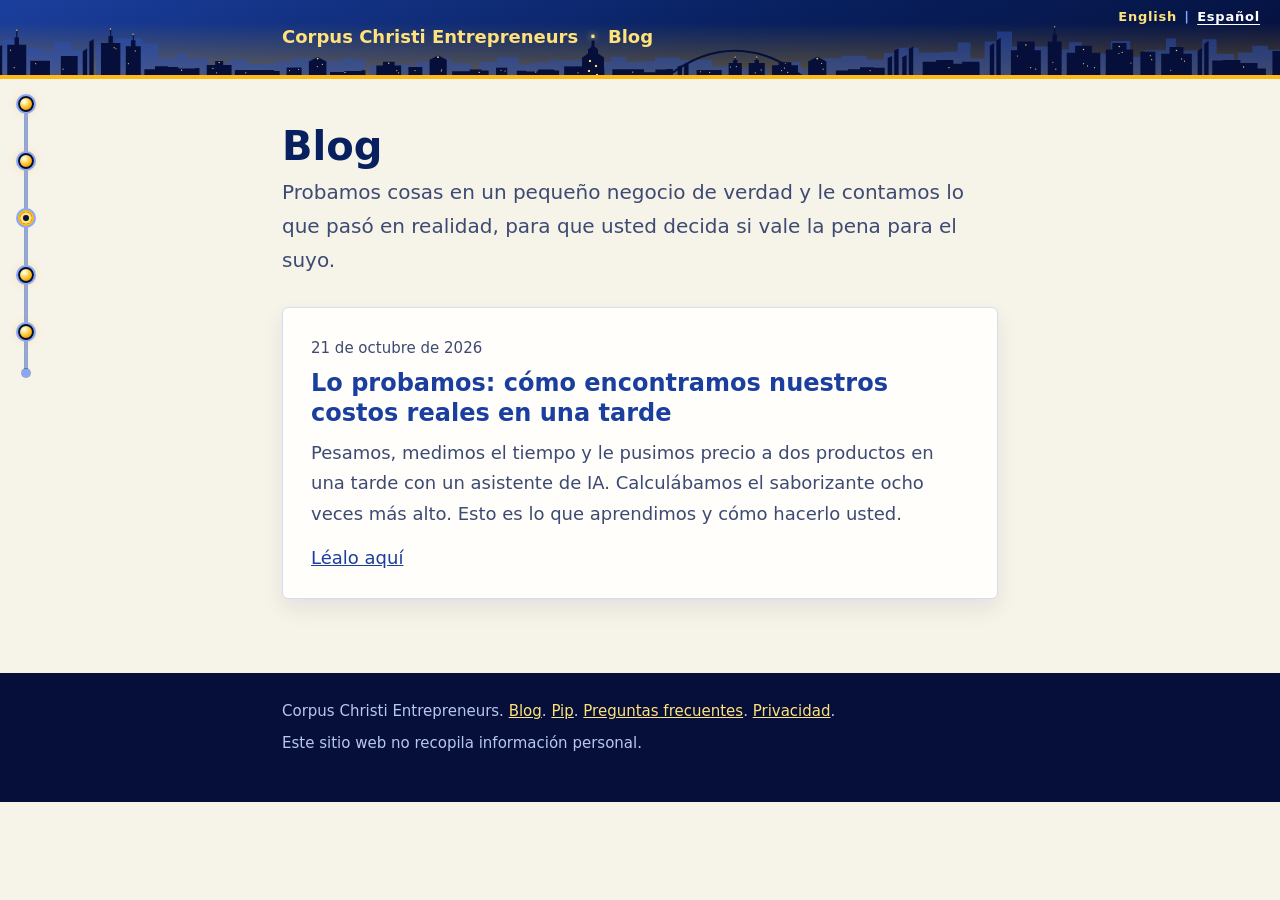
<file: es/blog/index.html>
<!doctype html>
<html lang="es">
<head>
<meta charset="utf-8">
<meta name="viewport" content="width=device-width, initial-scale=1">
<title>Blog: lecciones probadas para pequeños negocios | Corpus Christi Entrepreneurs</title>
<meta name="description" content="Lecciones probadas en la vida real para dueños de pequeños negocios en Corpus Christi: costos, herramientas y cómo usamos la IA en un negocio de verdad.">
<link rel="canonical" href="https://corpuschristientrepreneurs.org/es/blog/">
<link rel="alternate" hreflang="en" href="https://corpuschristientrepreneurs.org/blog/">
<link rel="alternate" hreflang="es" href="https://corpuschristientrepreneurs.org/es/blog/">
<link rel="alternate" hreflang="x-default" href="https://corpuschristientrepreneurs.org/blog/">
<meta property="og:title" content="Blog: lecciones probadas para pequeños negocios">
<meta property="og:description" content="Lecciones probadas en la vida real para dueños de pequeños negocios en Corpus Christi: costos, herramientas y cómo usamos la IA en un negocio de verdad.">
<meta property="og:type" content="website">
<meta property="og:url" content="https://corpuschristientrepreneurs.org/es/blog/">
<meta property="og:image" content="https://corpuschristientrepreneurs.org/og-image.png">
<meta name="twitter:card" content="summary_large_image">
<meta name="twitter:title" content="Blog: lecciones probadas para pequeños negocios">
<meta name="twitter:description" content="Lecciones probadas en la vida real para dueños de pequeños negocios en Corpus Christi: costos, herramientas y cómo usamos la IA en un negocio de verdad.">
<meta name="twitter:image" content="https://corpuschristientrepreneurs.org/og-image.png">
<link rel="icon" type="image/png" sizes="32x32" href="/favicon-32.png">
<link rel="icon" type="image/png" sizes="64x64" href="/favicon-64.png">
<link rel="apple-touch-icon" href="/apple-touch-icon.png">
<style>
:root{--navy-950:#050f3a;--navy-900:#08205f;--navy-700:#1b3f9e;--gold:#ffb913;--gold-hi:#ffe27a;--cream:#f6f3e8;--paper:#fffefa;--ink:#0b1638;--soft:#3d4a73;--line:#d5dcef}
*{box-sizing:border-box}
body{margin:0;font:18px/1.7 system-ui,-apple-system,"Segoe UI",Roboto,Helvetica,Arial,sans-serif;color:var(--ink);background:var(--cream)}
.wrap{max-width:760px;margin:0 auto;padding:0 22px}
header{background:url(/skyline.svg) center bottom/auto 62px repeat-x,linear-gradient(180deg,rgba(255,185,19,0) 30%,rgba(255,185,19,.32) 100%),linear-gradient(160deg,var(--navy-700) 0%,var(--navy-900) 55%,var(--navy-950) 100%);color:#fff;padding:22px 0;border-bottom:4px solid var(--gold)}
header a{color:var(--gold-hi);font-weight:700;text-decoration:none}
header a:hover,header a:focus-visible,a:hover{text-decoration:underline}
main{padding:44px 0 8px}
a{color:var(--navy-700)}
.hero{display:flex;align-items:center;gap:22px;margin:0 0 26px}
.hero img{flex:none;width:120px;height:120px;border-radius:22px;box-shadow:0 8px 18px rgba(6,22,79,.28)}
h1{margin:0 0 6px;font-size:clamp(28px,5vw,40px);line-height:1.15;color:var(--navy-900)}
.subhead{margin:0;font-size:20px;color:var(--soft)}
section{background:var(--paper);border:1px solid var(--line);border-radius:6px;padding:28px 28px 24px;margin:0 0 22px;box-shadow:0 1px 0 #fff inset,0 10px 22px rgba(6,22,79,.08)}
h2{margin:0 0 10px;font-size:24px;line-height:1.25;color:var(--navy-900)}
p{margin:0 0 14px;color:var(--soft)}
ul,ol{margin:0 0 14px;padding-left:22px;color:var(--soft)}
li{margin:0 0 4px}
section>:last-child,.fact>:last-child{margin-bottom:0}
.fact{background:#eef2ff;border:1px solid var(--line);border-left:5px solid var(--gold);border-radius:6px;padding:20px 24px;margin:0 0 22px}
.fact h2{font-size:20px}
.fact ul{margin:0}
h3{margin:0 0 6px;font-size:19px;line-height:1.3;color:var(--navy-900)}
.qa{margin:0 0 22px}
.qa:last-child{margin-bottom:0}
.samples{display:flex;flex-wrap:wrap;gap:20px;align-items:flex-start;margin:18px 0 6px}
.samples img{display:block;height:auto;border:1px solid var(--line);border-radius:4px;box-shadow:0 6px 16px rgba(6,22,79,.14)}
.samples .flyer{width:300px;max-width:100%}
.samples .logo{width:220px;max-width:100%}
.note{font-size:15px}
footer{margin-top:44px;background:var(--navy-950);color:#b8c6f0;padding:26px 0 40px;font-size:15px}
footer p{margin:0 0 6px;color:inherit}
footer a{color:var(--gold-hi)}
.byline{margin:6px 0 22px;font-size:16px;color:var(--soft)}
audio{width:100%;margin:6px 0 4px}
.listen{font-size:15px;margin:0 0 6px}
.date{font-size:15px;color:var(--soft);margin:0 0 6px}
.post h2 a{text-decoration:none}
</style>
<link rel="stylesheet" href="/nav.css">
</head>
<body>
<nav class="langswitch" aria-label="Language / Idioma"><a href="/blog/" lang="en" hreflang="en">English</a><span aria-hidden="true"> | </span><a href="/es/blog/" lang="es" hreflang="es" aria-current="true">Español</a></nav>
<nav class="railnav" aria-label="Páginas del sitio"><ul><li><a href="/es/"><span class="label">Inicio</span><span class="pad"></span></a></li><li><a href="/es/pip/"><span class="label">Conozca a Pip</span><span class="pad"></span></a></li><li><a href="/es/blog/" aria-current="page"><span class="label">Blog</span><span class="pad"></span></a></li><li><a href="/es/faq/"><span class="label">Preguntas frecuentes</span><span class="pad"></span></a></li><li><a href="/es/privacy/"><span class="label">Privacidad</span><span class="pad"></span></a></li></ul></nav>
<header><div class="wrap"><a href="/es/">Corpus Christi Entrepreneurs</a> &nbsp;<span class="tower">&middot;</span>&nbsp; <a href="/es/blog/">Blog</a><span class="bridge" aria-hidden="true"></span></div></header>
<main>
<div class="wrap">
<h1>Blog</h1>
<p class="subhead">Probamos cosas en un pequeño negocio de verdad y le contamos lo que pasó en realidad, para que usted decida si vale la pena para el suyo.</p>
<br>
<section class="post">
<p class="date">21 de octubre de 2026</p>
<h2><a href="/es/blog/know-your-real-costs/">Lo probamos: cómo encontramos nuestros costos reales en una tarde</a></h2>
<p>Pesamos, medimos el tiempo y le pusimos precio a dos productos en una tarde con un asistente de IA. Calculábamos el saborizante ocho veces más alto. Esto es lo que aprendimos y cómo hacerlo usted.</p>
<p><a href="/es/blog/know-your-real-costs/">Léalo aquí</a></p>
</section>
</div>
</main>
<footer>
<div class="wrap">
<p>Corpus Christi Entrepreneurs. <a href="/es/blog/">Blog</a>. <a href="/es/pip/">Pip</a>. <a href="/es/faq/">Preguntas frecuentes</a>. <a href="/es/privacy/">Privacidad</a>.</p>
<p>Este sitio web no recopila información personal.</p>
</div>
</footer>
</body>
</html>
</file>
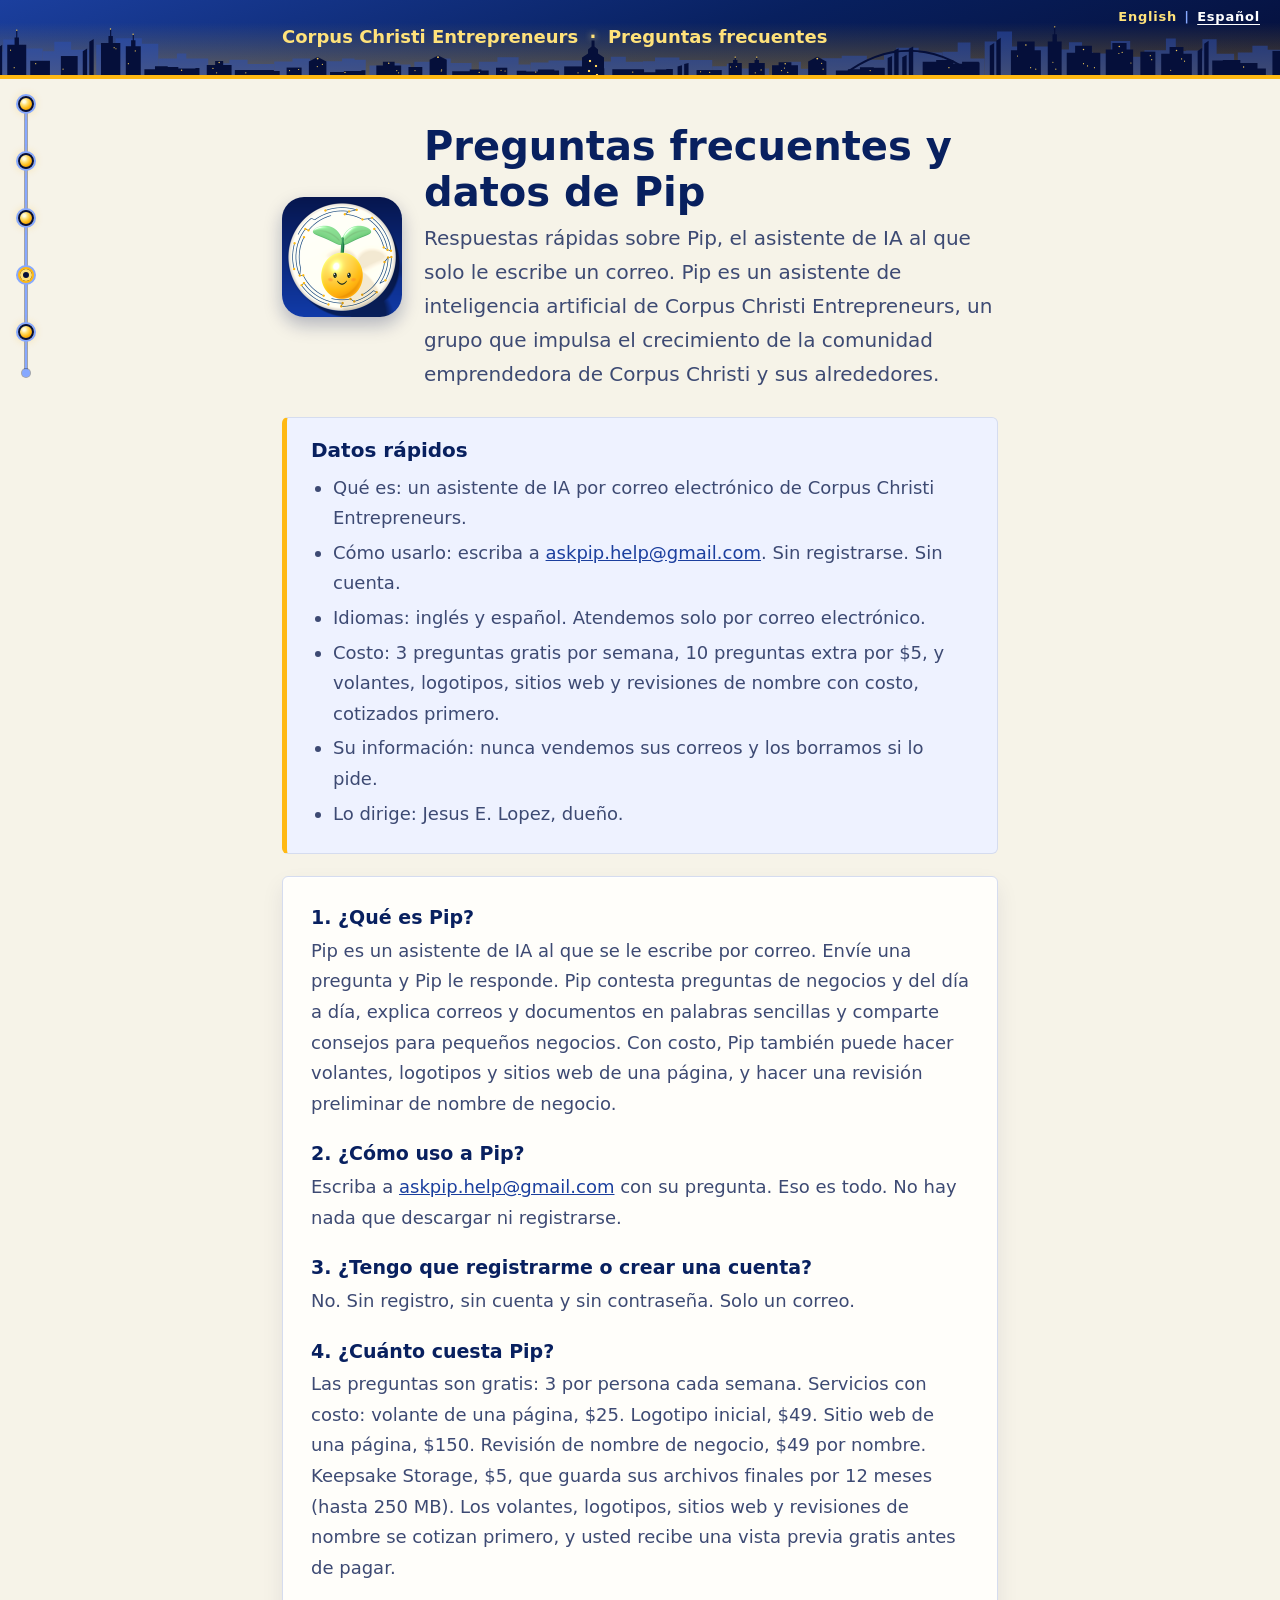
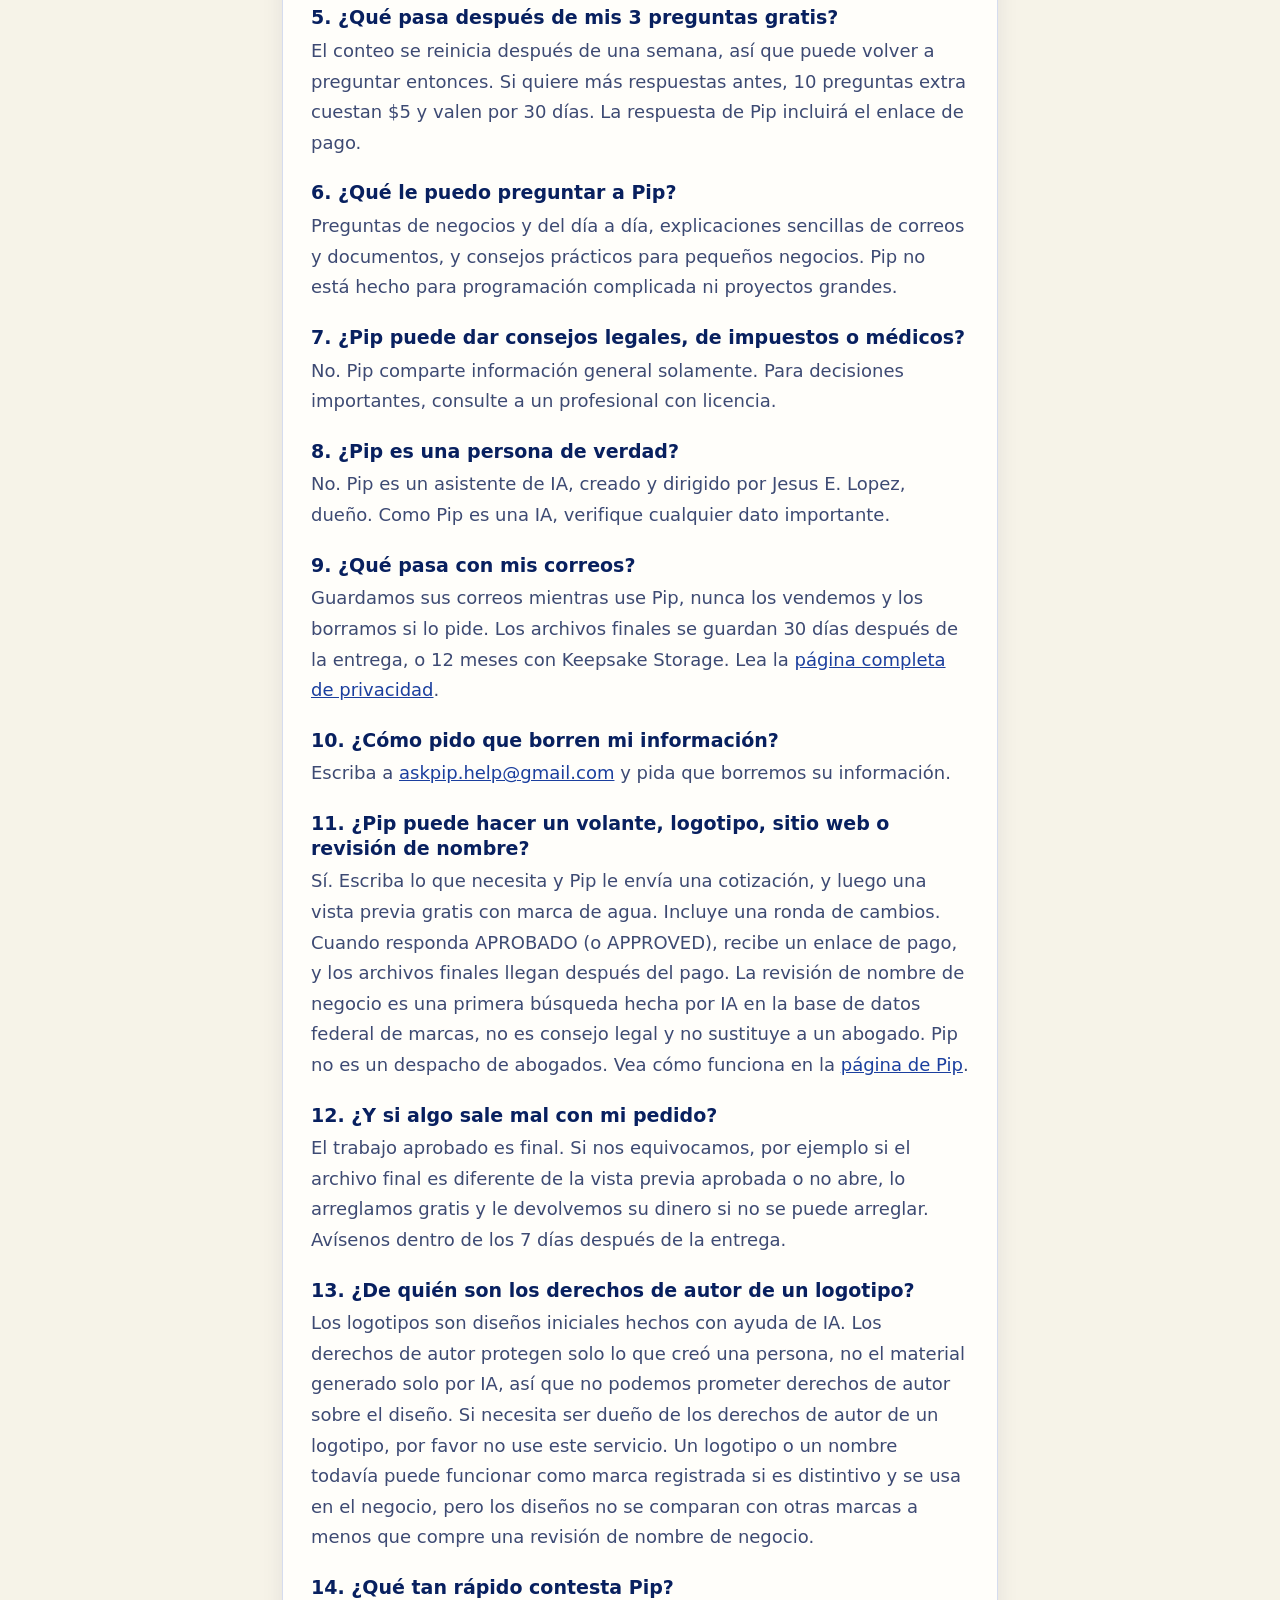
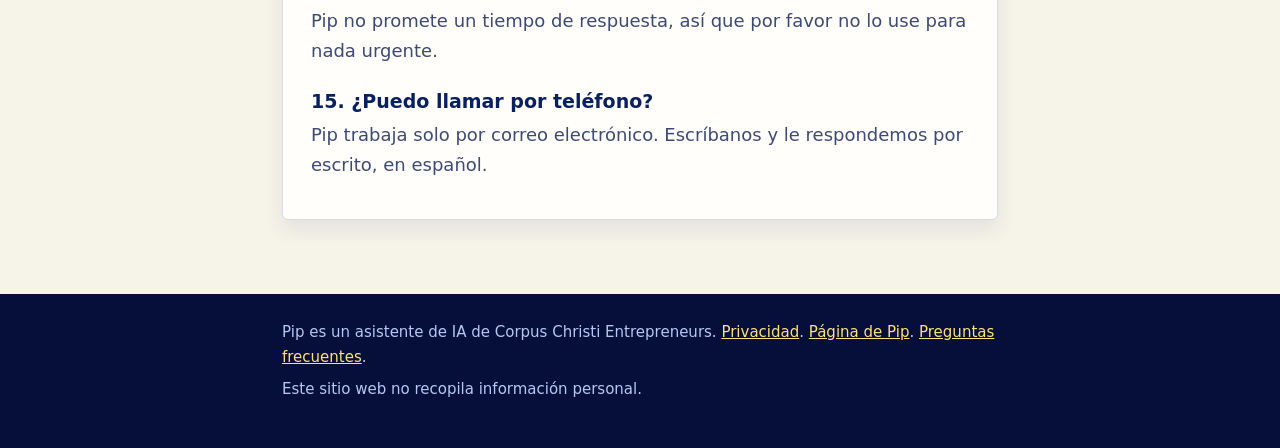
<file: es/faq/index.html>
<!doctype html>
<html lang="es">
<head>
<meta charset="utf-8">
<meta name="viewport" content="width=device-width, initial-scale=1">
<title>Preguntas frecuentes de Pip, el asistente de IA al que solo le escribe un correo | Corpus Christi Entrepreneurs</title>
<meta name="description" content="Respuestas sobre Pip, un asistente de IA al que se le escribe por correo. Sin registro, sin cuenta. Preguntas gratis; volantes, logotipos y sitios web con costo; y cómo manejamos su información.">
<link rel="canonical" href="https://corpuschristientrepreneurs.org/es/faq/">
<link rel="alternate" hreflang="en" href="https://corpuschristientrepreneurs.org/faq/">
<link rel="alternate" hreflang="es" href="https://corpuschristientrepreneurs.org/es/faq/">
<link rel="alternate" hreflang="x-default" href="https://corpuschristientrepreneurs.org/faq/">
<meta property="og:title" content="Preguntas frecuentes de Pip, el asistente de IA al que solo le escribe un correo | Corpus Christi Entrepreneurs">
<meta property="og:description" content="Respuestas sobre Pip, un asistente de IA al que se le escribe por correo. Sin registro, sin cuenta. Preguntas gratis; volantes, logotipos y sitios web con costo; y cómo manejamos su información.">
<meta property="og:type" content="website">
<meta property="og:url" content="https://corpuschristientrepreneurs.org/es/faq/">
<meta property="og:image" content="https://corpuschristientrepreneurs.org/og-image.png">
<meta name="twitter:card" content="summary_large_image">
<meta name="twitter:title" content="Preguntas frecuentes de Pip, el asistente de IA al que solo le escribe un correo | Corpus Christi Entrepreneurs">
<meta name="twitter:description" content="Respuestas sobre Pip, un asistente de IA al que se le escribe por correo. Sin registro, sin cuenta. Preguntas gratis; volantes, logotipos y sitios web con costo; y cómo manejamos su información.">
<meta name="twitter:image" content="https://corpuschristientrepreneurs.org/og-image.png">
<link rel="icon" type="image/png" sizes="32x32" href="/favicon-32.png">
<link rel="icon" type="image/png" sizes="64x64" href="/favicon-64.png">
<link rel="apple-touch-icon" href="/apple-touch-icon.png">
<style>
:root{--navy-950:#050f3a;--navy-900:#08205f;--navy-700:#1b3f9e;--gold:#ffb913;--gold-hi:#ffe27a;--cream:#f6f3e8;--paper:#fffefa;--ink:#0b1638;--soft:#3d4a73;--line:#d5dcef}
*{box-sizing:border-box}
body{margin:0;font:18px/1.7 system-ui,-apple-system,"Segoe UI",Roboto,Helvetica,Arial,sans-serif;color:var(--ink);background:var(--cream)}
.wrap{max-width:760px;margin:0 auto;padding:0 22px}
header{background:url(/skyline.svg) center bottom/auto 62px repeat-x,linear-gradient(180deg,rgba(255,185,19,0) 30%,rgba(255,185,19,.32) 100%),linear-gradient(160deg,var(--navy-700) 0%,var(--navy-900) 55%,var(--navy-950) 100%);color:#fff;padding:22px 0;border-bottom:4px solid var(--gold)}
header a{color:var(--gold-hi);font-weight:700;text-decoration:none}
header a:hover,header a:focus-visible,a:hover{text-decoration:underline}
main{padding:44px 0 8px}
a{color:var(--navy-700)}
.hero{display:flex;align-items:center;gap:22px;margin:0 0 26px}
.hero img{flex:none;width:120px;height:120px;border-radius:22px;box-shadow:0 8px 18px rgba(6,22,79,.28)}
h1{margin:0 0 6px;font-size:clamp(28px,5vw,40px);line-height:1.15;color:var(--navy-900)}
.subhead{margin:0;font-size:20px;color:var(--soft)}
section{background:var(--paper);border:1px solid var(--line);border-radius:6px;padding:28px 28px 24px;margin:0 0 22px;box-shadow:0 1px 0 #fff inset,0 10px 22px rgba(6,22,79,.08)}
h2{margin:0 0 10px;font-size:24px;line-height:1.25;color:var(--navy-900)}
p{margin:0 0 14px;color:var(--soft)}
ul,ol{margin:0 0 14px;padding-left:22px;color:var(--soft)}
li{margin:0 0 4px}
section>:last-child,.fact>:last-child{margin-bottom:0}
.fact{background:#eef2ff;border:1px solid var(--line);border-left:5px solid var(--gold);border-radius:6px;padding:20px 24px;margin:0 0 22px}
.fact h2{font-size:20px}
.fact ul{margin:0}
h3{margin:0 0 6px;font-size:19px;line-height:1.3;color:var(--navy-900)}
.qa{margin:0 0 22px}
.qa:last-child{margin-bottom:0}
.samples{display:flex;flex-wrap:wrap;gap:20px;align-items:flex-start;margin:18px 0 6px}
.samples img{display:block;height:auto;border:1px solid var(--line);border-radius:4px;box-shadow:0 6px 16px rgba(6,22,79,.14)}
.samples .flyer{width:300px;max-width:100%}
.samples .logo{width:220px;max-width:100%}
.note{font-size:15px}
footer{margin-top:44px;background:var(--navy-950);color:#b8c6f0;padding:26px 0 40px;font-size:15px}
footer p{margin:0 0 6px;color:inherit}
footer a{color:var(--gold-hi)}
</style>
<link rel="stylesheet" href="/nav.css">
</head>
<body>
<nav class="langswitch" aria-label="Language / Idioma"><a href="/faq/" lang="en" hreflang="en">English</a><span aria-hidden="true"> | </span><a href="/es/faq/" lang="es" hreflang="es" aria-current="true">Español</a></nav>
<nav class="railnav" aria-label="Páginas del sitio"><ul><li><a href="/es/"><span class="label">Inicio</span><span class="pad"></span></a></li><li><a href="/es/pip/"><span class="label">Conozca a Pip</span><span class="pad"></span></a></li><li><a href="/es/blog/"><span class="label">Blog</span><span class="pad"></span></a></li><li><a href="/es/faq/" aria-current="page"><span class="label">Preguntas frecuentes</span><span class="pad"></span></a></li><li><a href="/es/privacy/"><span class="label">Privacidad</span><span class="pad"></span></a></li></ul></nav>
<header><div class="wrap"><a href="/es/">Corpus Christi Entrepreneurs</a> &nbsp;<span class="tower">&middot;</span>&nbsp; <a href="/es/faq/">Preguntas frecuentes</a><span class="bridge" aria-hidden="true"></span></div></header>
<main>
<div class="wrap">
<div class="hero"><img src="/pip/pip.png" width="120" height="120" alt="Pip, el amigable asistente de IA"><div><h1>Preguntas frecuentes y datos de Pip</h1><p class="subhead">Respuestas rápidas sobre Pip, el asistente de IA al que solo le escribe un correo. Pip es un asistente de inteligencia artificial de Corpus Christi Entrepreneurs, un grupo que impulsa el crecimiento de la comunidad emprendedora de Corpus Christi y sus alrededores.</p></div></div>
<div class="fact">
<h2>Datos rápidos</h2>
<ul><li>Qué es: un asistente de IA por correo electrónico de Corpus Christi Entrepreneurs.</li><li>Cómo usarlo: escriba a <a href="mailto:askpip.help@gmail.com">askpip.help@gmail.com</a>. Sin registrarse. Sin cuenta.</li><li>Idiomas: inglés y español. Atendemos solo por correo electrónico.</li><li>Costo: 3 preguntas gratis por semana, 10 preguntas extra por $5, y volantes, logotipos, sitios web y revisiones de nombre con costo, cotizados primero.</li><li>Su información: nunca vendemos sus correos y los borramos si lo pide.</li><li>Lo dirige: Jesus E. Lopez, dueño.</li></ul>
</div>
<section>
<div class="qa"><h3>1. ¿Qué es Pip?</h3><p>Pip es un asistente de IA al que se le escribe por correo. Envíe una pregunta y Pip le responde. Pip contesta preguntas de negocios y del día a día, explica correos y documentos en palabras sencillas y comparte consejos para pequeños negocios. Con costo, Pip también puede hacer volantes, logotipos y sitios web de una página, y hacer una revisión preliminar de nombre de negocio.</p></div>
<div class="qa"><h3>2. ¿Cómo uso a Pip?</h3><p>Escriba a <a href="mailto:askpip.help@gmail.com">askpip.help@gmail.com</a> con su pregunta. Eso es todo. No hay nada que descargar ni registrarse.</p></div>
<div class="qa"><h3>3. ¿Tengo que registrarme o crear una cuenta?</h3><p>No. Sin registro, sin cuenta y sin contraseña. Solo un correo.</p></div>
<div class="qa"><h3>4. ¿Cuánto cuesta Pip?</h3><p>Las preguntas son gratis: 3 por persona cada semana. Servicios con costo: volante de una página, $25. Logotipo inicial, $49. Sitio web de una página, $150. Revisión de nombre de negocio, $49 por nombre. Keepsake Storage, $5, que guarda sus archivos finales por 12 meses (hasta 250 MB). Los volantes, logotipos, sitios web y revisiones de nombre se cotizan primero, y usted recibe una vista previa gratis antes de pagar.</p></div>
<div class="qa"><h3>5. ¿Qué pasa después de mis 3 preguntas gratis?</h3><p>El conteo se reinicia después de una semana, así que puede volver a preguntar entonces. Si quiere más respuestas antes, 10 preguntas extra cuestan $5 y valen por 30 días. La respuesta de Pip incluirá el enlace de pago.</p></div>
<div class="qa"><h3>6. ¿Qué le puedo preguntar a Pip?</h3><p>Preguntas de negocios y del día a día, explicaciones sencillas de correos y documentos, y consejos prácticos para pequeños negocios. Pip no está hecho para programación complicada ni proyectos grandes.</p></div>
<div class="qa"><h3>7. ¿Pip puede dar consejos legales, de impuestos o médicos?</h3><p>No. Pip comparte información general solamente. Para decisiones importantes, consulte a un profesional con licencia.</p></div>
<div class="qa"><h3>8. ¿Pip es una persona de verdad?</h3><p>No. Pip es un asistente de IA, creado y dirigido por Jesus E. Lopez, dueño. Como Pip es una IA, verifique cualquier dato importante.</p></div>
<div class="qa"><h3>9. ¿Qué pasa con mis correos?</h3><p>Guardamos sus correos mientras use Pip, nunca los vendemos y los borramos si lo pide. Los archivos finales se guardan 30 días después de la entrega, o 12 meses con Keepsake Storage. Lea la <a href="/es/privacy/">página completa de privacidad</a>.</p></div>
<div class="qa"><h3>10. ¿Cómo pido que borren mi información?</h3><p>Escriba a <a href="mailto:askpip.help@gmail.com">askpip.help@gmail.com</a> y pida que borremos su información.</p></div>
<div class="qa"><h3>11. ¿Pip puede hacer un volante, logotipo, sitio web o revisión de nombre?</h3><p>Sí. Escriba lo que necesita y Pip le envía una cotización, y luego una vista previa gratis con marca de agua. Incluye una ronda de cambios. Cuando responda APROBADO (o APPROVED), recibe un enlace de pago, y los archivos finales llegan después del pago. La revisión de nombre de negocio es una primera búsqueda hecha por IA en la base de datos federal de marcas, no es consejo legal y no sustituye a un abogado. Pip no es un despacho de abogados. Vea cómo funciona en la <a href="/es/pip/">página de Pip</a>.</p></div>
<div class="qa"><h3>12. ¿Y si algo sale mal con mi pedido?</h3><p>El trabajo aprobado es final. Si nos equivocamos, por ejemplo si el archivo final es diferente de la vista previa aprobada o no abre, lo arreglamos gratis y le devolvemos su dinero si no se puede arreglar. Avísenos dentro de los 7 días después de la entrega.</p></div>
<div class="qa"><h3>13. ¿De quién son los derechos de autor de un logotipo?</h3><p>Los logotipos son diseños iniciales hechos con ayuda de IA. Los derechos de autor protegen solo lo que creó una persona, no el material generado solo por IA, así que no podemos prometer derechos de autor sobre el diseño. Si necesita ser dueño de los derechos de autor de un logotipo, por favor no use este servicio. Un logotipo o un nombre todavía puede funcionar como marca registrada si es distintivo y se usa en el negocio, pero los diseños no se comparan con otras marcas a menos que compre una revisión de nombre de negocio.</p></div>
<div class="qa"><h3>14. ¿Qué tan rápido contesta Pip?</h3><p>Pip no promete un tiempo de respuesta, así que por favor no lo use para nada urgente.</p></div>
<div class="qa"><h3>15. ¿Puedo llamar por teléfono?</h3><p>Pip trabaja solo por correo electrónico. Escríbanos y le respondemos por escrito, en español.</p></div>
</section>
</div>
</main>
<footer>
<div class="wrap">
<p>Pip es un asistente de IA de Corpus Christi Entrepreneurs. <a href="/es/privacy/">Privacidad</a>. <a href="/es/pip/">Página de Pip</a>. <a href="/es/faq/">Preguntas frecuentes</a>.</p>
<p>Este sitio web no recopila información personal.</p>
</div>
</footer>
</body>
</html>
</file>
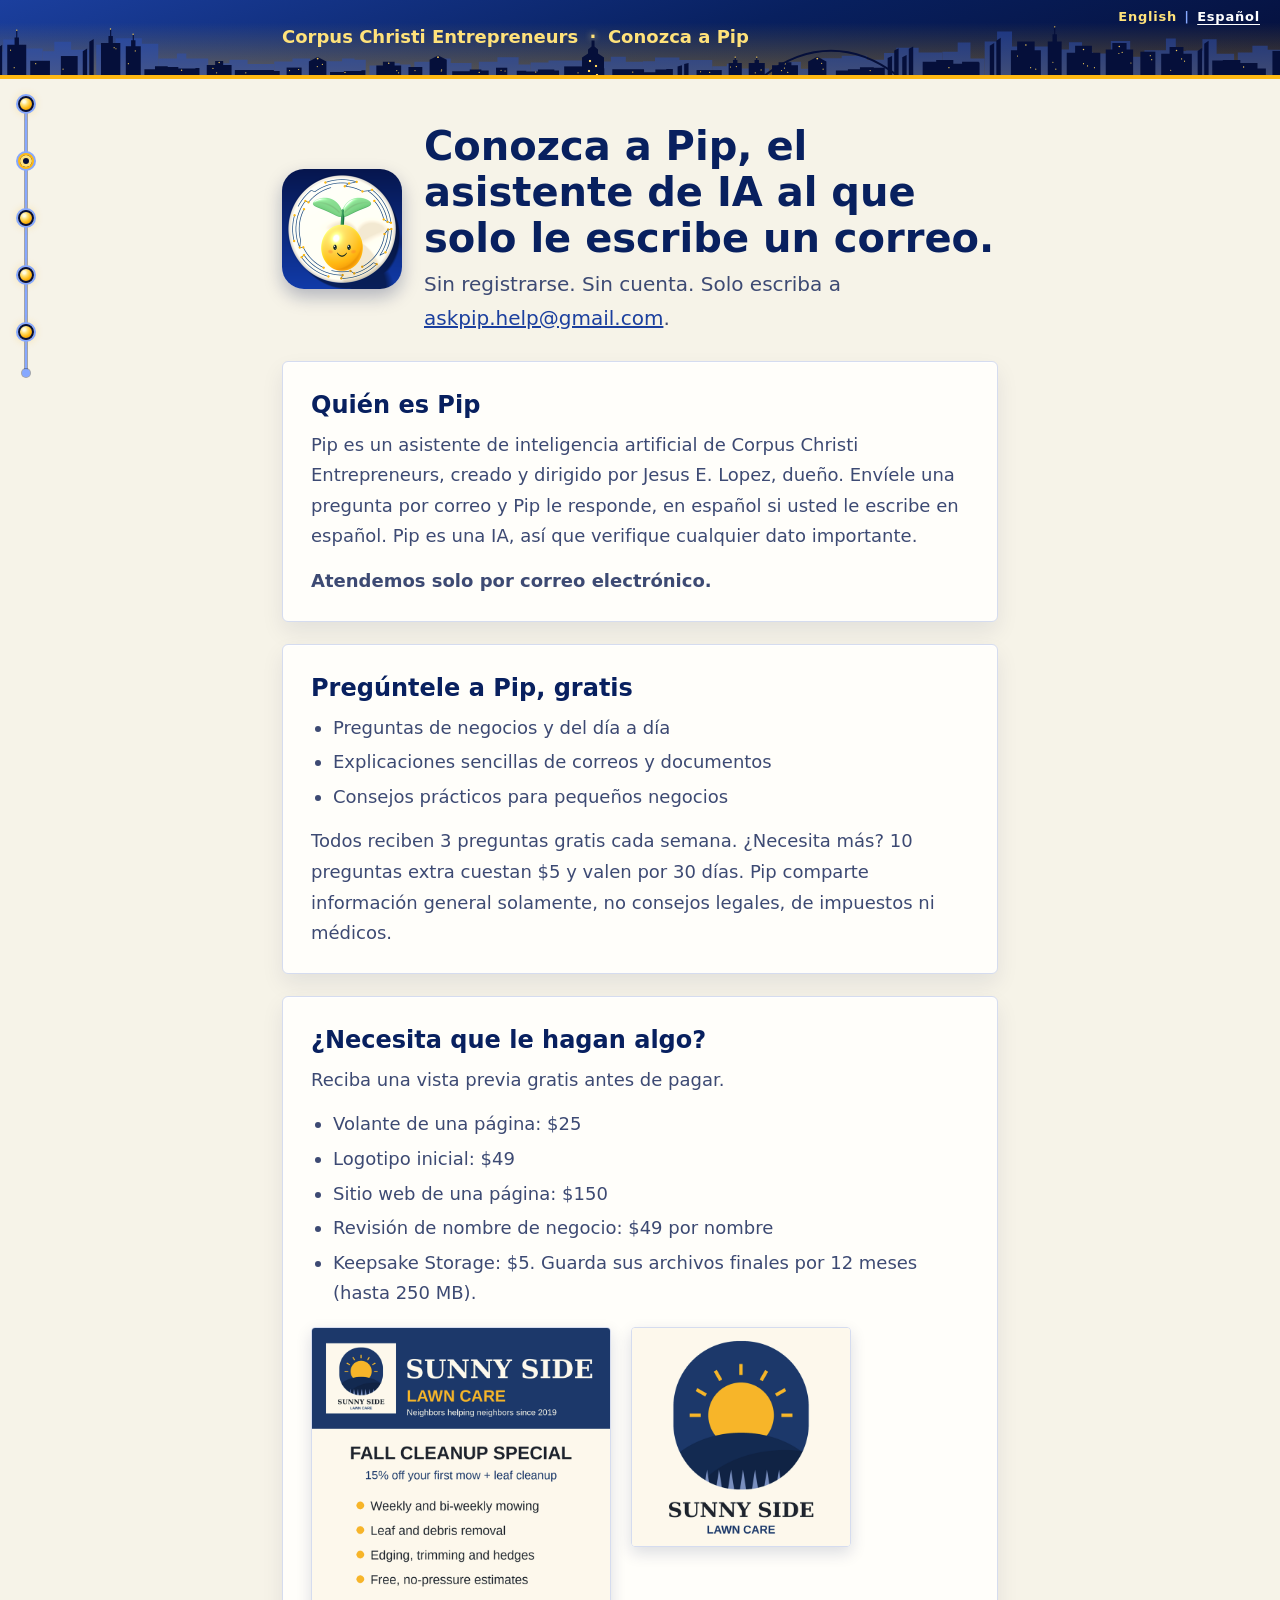
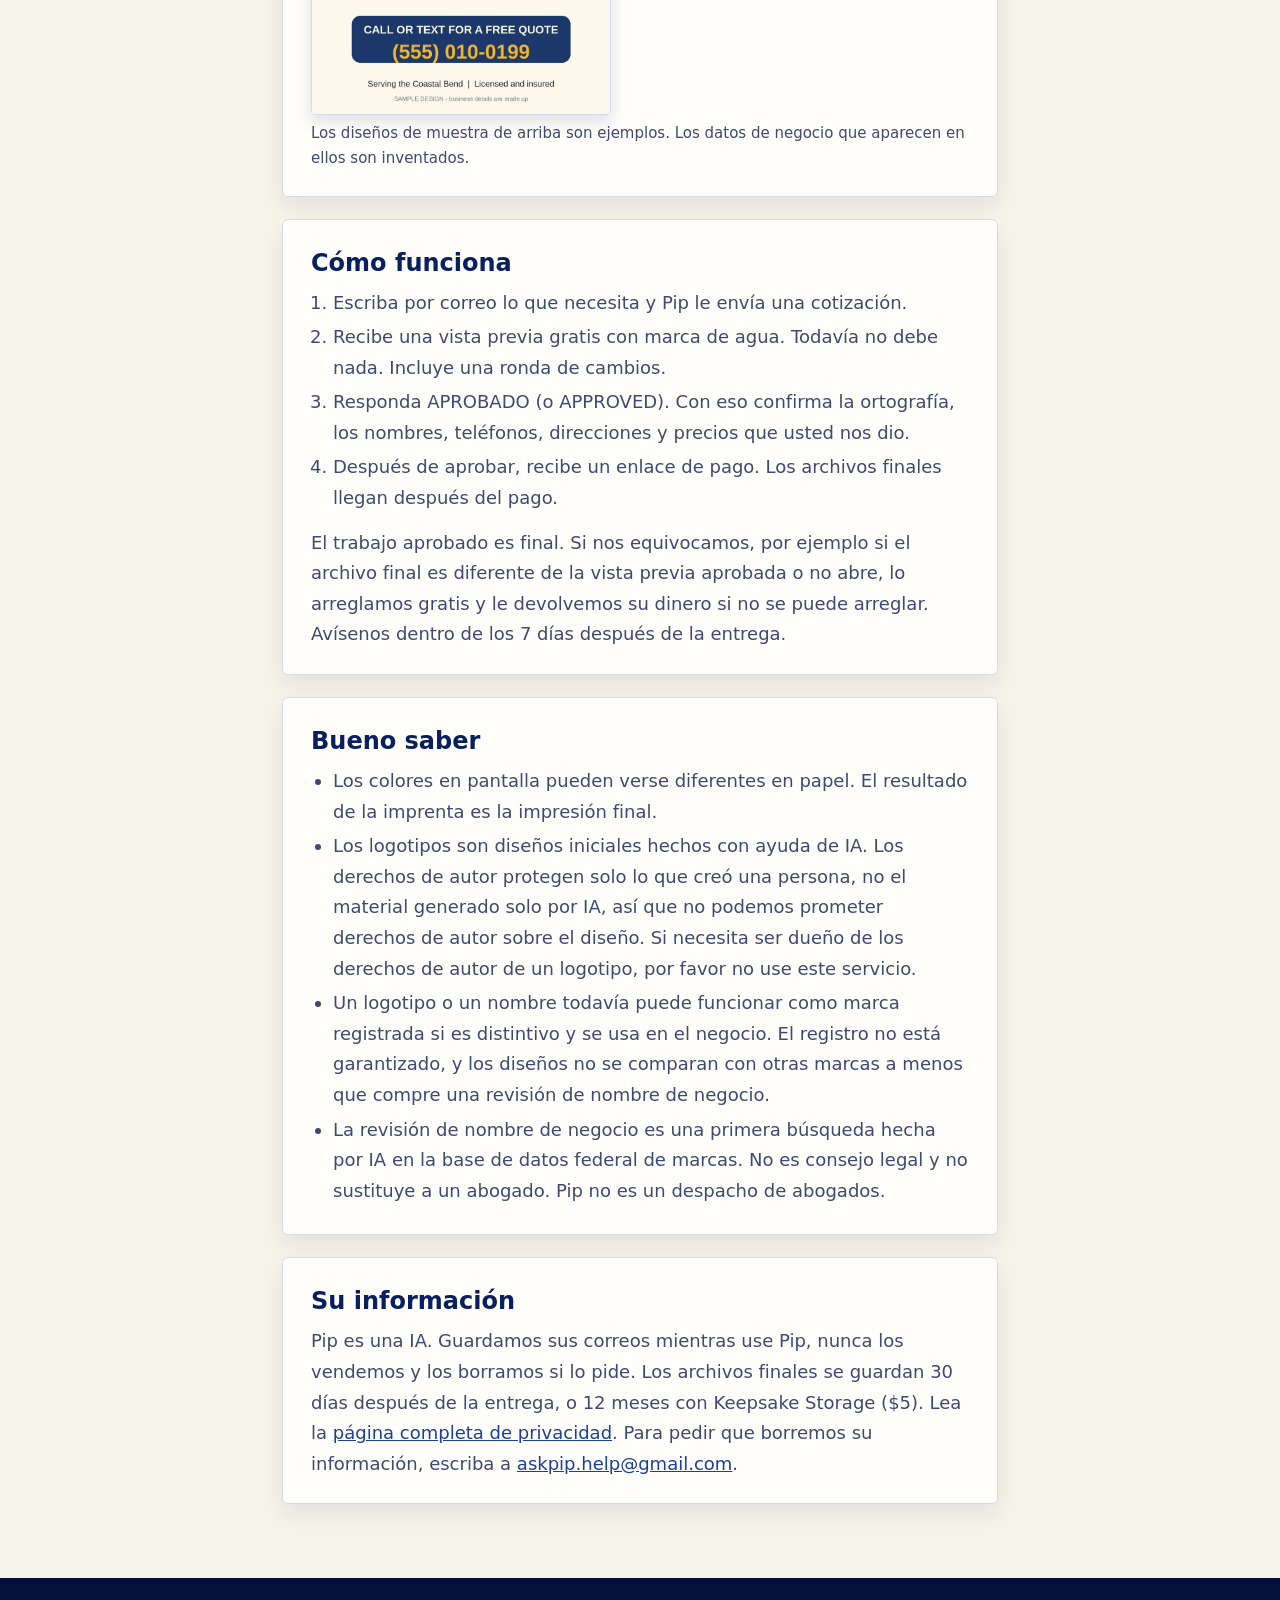
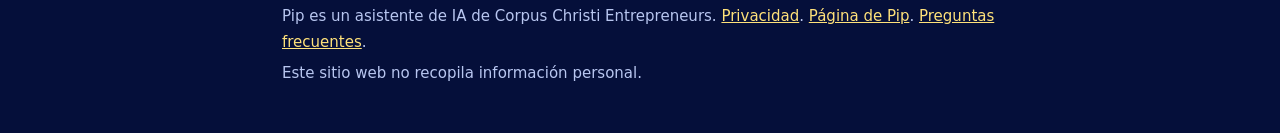
<file: es/pip/index.html>
<!doctype html>
<html lang="es">
<head>
<meta charset="utf-8">
<meta name="viewport" content="width=device-width, initial-scale=1">
<title>Conozca a Pip, el asistente de IA al que solo le escribe un correo | Corpus Christi Entrepreneurs</title>
<meta name="description" content="Pip es un asistente de IA de Corpus Christi Entrepreneurs. Sin registrarse. Sin cuenta. Solo escriba a askpip.help@gmail.com.">
<link rel="canonical" href="https://corpuschristientrepreneurs.org/es/pip/">
<link rel="alternate" hreflang="en" href="https://corpuschristientrepreneurs.org/pip/">
<link rel="alternate" hreflang="es" href="https://corpuschristientrepreneurs.org/es/pip/">
<link rel="alternate" hreflang="x-default" href="https://corpuschristientrepreneurs.org/pip/">
<meta property="og:title" content="Conozca a Pip, el asistente de IA al que solo le escribe un correo | Corpus Christi Entrepreneurs">
<meta property="og:description" content="Pip es un asistente de IA de Corpus Christi Entrepreneurs. Sin registrarse. Sin cuenta. Solo escriba a askpip.help@gmail.com.">
<meta property="og:type" content="website">
<meta property="og:url" content="https://corpuschristientrepreneurs.org/es/pip/">
<meta property="og:image" content="https://corpuschristientrepreneurs.org/og-image.png">
<meta name="twitter:card" content="summary_large_image">
<meta name="twitter:title" content="Conozca a Pip, el asistente de IA al que solo le escribe un correo | Corpus Christi Entrepreneurs">
<meta name="twitter:description" content="Pip es un asistente de IA de Corpus Christi Entrepreneurs. Sin registrarse. Sin cuenta. Solo escriba a askpip.help@gmail.com.">
<meta name="twitter:image" content="https://corpuschristientrepreneurs.org/og-image.png">
<link rel="icon" type="image/png" sizes="32x32" href="/favicon-32.png">
<link rel="icon" type="image/png" sizes="64x64" href="/favicon-64.png">
<link rel="apple-touch-icon" href="/apple-touch-icon.png">
<style>
:root{--navy-950:#050f3a;--navy-900:#08205f;--navy-700:#1b3f9e;--gold:#ffb913;--gold-hi:#ffe27a;--cream:#f6f3e8;--paper:#fffefa;--ink:#0b1638;--soft:#3d4a73;--line:#d5dcef}
*{box-sizing:border-box}
body{margin:0;font:18px/1.7 system-ui,-apple-system,"Segoe UI",Roboto,Helvetica,Arial,sans-serif;color:var(--ink);background:var(--cream)}
.wrap{max-width:760px;margin:0 auto;padding:0 22px}
header{background:url(/skyline.svg) center bottom/auto 62px repeat-x,linear-gradient(180deg,rgba(255,185,19,0) 30%,rgba(255,185,19,.32) 100%),linear-gradient(160deg,var(--navy-700) 0%,var(--navy-900) 55%,var(--navy-950) 100%);color:#fff;padding:22px 0;border-bottom:4px solid var(--gold)}
header a{color:var(--gold-hi);font-weight:700;text-decoration:none}
header a:hover,header a:focus-visible,a:hover{text-decoration:underline}
main{padding:44px 0 8px}
a{color:var(--navy-700)}
.hero{display:flex;align-items:center;gap:22px;margin:0 0 26px}
.hero img{flex:none;width:120px;height:120px;border-radius:22px;box-shadow:0 8px 18px rgba(6,22,79,.28)}
h1{margin:0 0 6px;font-size:clamp(28px,5vw,40px);line-height:1.15;color:var(--navy-900)}
.subhead{margin:0;font-size:20px;color:var(--soft)}
section{background:var(--paper);border:1px solid var(--line);border-radius:6px;padding:28px 28px 24px;margin:0 0 22px;box-shadow:0 1px 0 #fff inset,0 10px 22px rgba(6,22,79,.08)}
h2{margin:0 0 10px;font-size:24px;line-height:1.25;color:var(--navy-900)}
p{margin:0 0 14px;color:var(--soft)}
ul,ol{margin:0 0 14px;padding-left:22px;color:var(--soft)}
li{margin:0 0 4px}
section>:last-child{margin-bottom:0}
.samples{display:flex;flex-wrap:wrap;gap:20px;align-items:flex-start;margin:18px 0 6px}
.samples img{display:block;height:auto;border:1px solid var(--line);border-radius:4px;box-shadow:0 6px 16px rgba(6,22,79,.14)}
.samples .flyer{width:300px;max-width:100%}
.samples .logo{width:220px;max-width:100%}
.note{font-size:15px}
footer{margin-top:44px;background:var(--navy-950);color:#b8c6f0;padding:26px 0 40px;font-size:15px}
footer p{margin:0 0 6px;color:inherit}
footer a{color:var(--gold-hi)}
</style>
<link rel="stylesheet" href="/nav.css">
</head>
<body>
<nav class="langswitch" aria-label="Language / Idioma"><a href="/pip/" lang="en" hreflang="en">English</a><span aria-hidden="true"> | </span><a href="/es/pip/" lang="es" hreflang="es" aria-current="true">Español</a></nav>
<nav class="railnav" aria-label="Páginas del sitio"><ul><li><a href="/es/"><span class="label">Inicio</span><span class="pad"></span></a></li><li><a href="/es/pip/" aria-current="page"><span class="label">Conozca a Pip</span><span class="pad"></span></a></li><li><a href="/es/blog/"><span class="label">Blog</span><span class="pad"></span></a></li><li><a href="/es/faq/"><span class="label">Preguntas frecuentes</span><span class="pad"></span></a></li><li><a href="/es/privacy/"><span class="label">Privacidad</span><span class="pad"></span></a></li></ul></nav>
<header><div class="wrap"><a href="/es/">Corpus Christi Entrepreneurs</a> &nbsp;<span class="tower">&middot;</span>&nbsp; <a href="/es/pip/">Conozca a Pip</a><span class="bridge" aria-hidden="true"></span></div></header>
<main>
<div class="wrap">
<div class="hero"><img src="/pip/pip.png" width="120" height="120" alt="Pip, el amigable asistente de IA"><div><h1>Conozca a Pip, el asistente de IA al que solo le escribe un correo.</h1><p class="subhead">Sin registrarse. Sin cuenta. Solo escriba a <a href="mailto:askpip.help@gmail.com">askpip.help@gmail.com</a>.</p></div></div>
<section>
<h2>Quién es Pip</h2>
<p>Pip es un asistente de inteligencia artificial de Corpus Christi Entrepreneurs, creado y dirigido por Jesus E. Lopez, dueño. Envíele una pregunta por correo y Pip le responde, en español si usted le escribe en español. Pip es una IA, así que verifique cualquier dato importante.</p>
<p><strong>Atendemos solo por correo electrónico.</strong></p>
</section>
<section>
<h2>Pregúntele a Pip, gratis</h2>
<ul><li>Preguntas de negocios y del día a día</li><li>Explicaciones sencillas de correos y documentos</li><li>Consejos prácticos para pequeños negocios</li></ul>
<p>Todos reciben 3 preguntas gratis cada semana. ¿Necesita más? 10 preguntas extra cuestan $5 y valen por 30 días. Pip comparte información general solamente, no consejos legales, de impuestos ni médicos.</p>
</section>
<section>
<h2>¿Necesita que le hagan algo?</h2>
<p>Reciba una vista previa gratis antes de pagar.</p>
<ul><li>Volante de una página: $25</li><li>Logotipo inicial: $49</li><li>Sitio web de una página: $150</li><li>Revisión de nombre de negocio: $49 por nombre</li><li>Keepsake Storage: $5. Guarda sus archivos finales por 12 meses (hasta 250 MB).</li></ul>
<div class="samples">
<img class="flyer" src="/pip/sample-flyer.png" width="300" height="388" alt="Volante de muestra para un negocio inventado de jardinería">
<img class="logo" src="/pip/sample-logo.png" width="220" height="220" alt="Logotipo de muestra para un negocio inventado de jardinería">
</div>
<p class="note">Los diseños de muestra de arriba son ejemplos. Los datos de negocio que aparecen en ellos son inventados.</p>
</section>
<section>
<h2>Cómo funciona</h2>
<ol><li>Escriba por correo lo que necesita y Pip le envía una cotización.</li><li>Recibe una vista previa gratis con marca de agua. Todavía no debe nada. Incluye una ronda de cambios.</li><li>Responda APROBADO (o APPROVED). Con eso confirma la ortografía, los nombres, teléfonos, direcciones y precios que usted nos dio.</li><li>Después de aprobar, recibe un enlace de pago. Los archivos finales llegan después del pago.</li></ol>
<p>El trabajo aprobado es final. Si nos equivocamos, por ejemplo si el archivo final es diferente de la vista previa aprobada o no abre, lo arreglamos gratis y le devolvemos su dinero si no se puede arreglar. Avísenos dentro de los 7 días después de la entrega.</p>
</section>
<section>
<h2>Bueno saber</h2>
<ul><li>Los colores en pantalla pueden verse diferentes en papel. El resultado de la imprenta es la impresión final.</li><li>Los logotipos son diseños iniciales hechos con ayuda de IA. Los derechos de autor protegen solo lo que creó una persona, no el material generado solo por IA, así que no podemos prometer derechos de autor sobre el diseño. Si necesita ser dueño de los derechos de autor de un logotipo, por favor no use este servicio.</li><li>Un logotipo o un nombre todavía puede funcionar como marca registrada si es distintivo y se usa en el negocio. El registro no está garantizado, y los diseños no se comparan con otras marcas a menos que compre una revisión de nombre de negocio.</li><li>La revisión de nombre de negocio es una primera búsqueda hecha por IA en la base de datos federal de marcas. No es consejo legal y no sustituye a un abogado. Pip no es un despacho de abogados.</li></ul>
</section>
<section>
<h2>Su información</h2>
<p>Pip es una IA. Guardamos sus correos mientras use Pip, nunca los vendemos y los borramos si lo pide. Los archivos finales se guardan 30 días después de la entrega, o 12 meses con Keepsake Storage ($5). Lea la <a href="/es/privacy/">página completa de privacidad</a>. Para pedir que borremos su información, escriba a <a href="mailto:askpip.help@gmail.com">askpip.help@gmail.com</a>.</p>
</section>
</div>
</main>
<footer>
<div class="wrap">
<p>Pip es un asistente de IA de Corpus Christi Entrepreneurs. <a href="/es/privacy/">Privacidad</a>. <a href="/es/pip/">Página de Pip</a>. <a href="/es/faq/">Preguntas frecuentes</a>.</p>
<p>Este sitio web no recopila información personal.</p>
</div>
</footer>
</body>
</html>
</file>
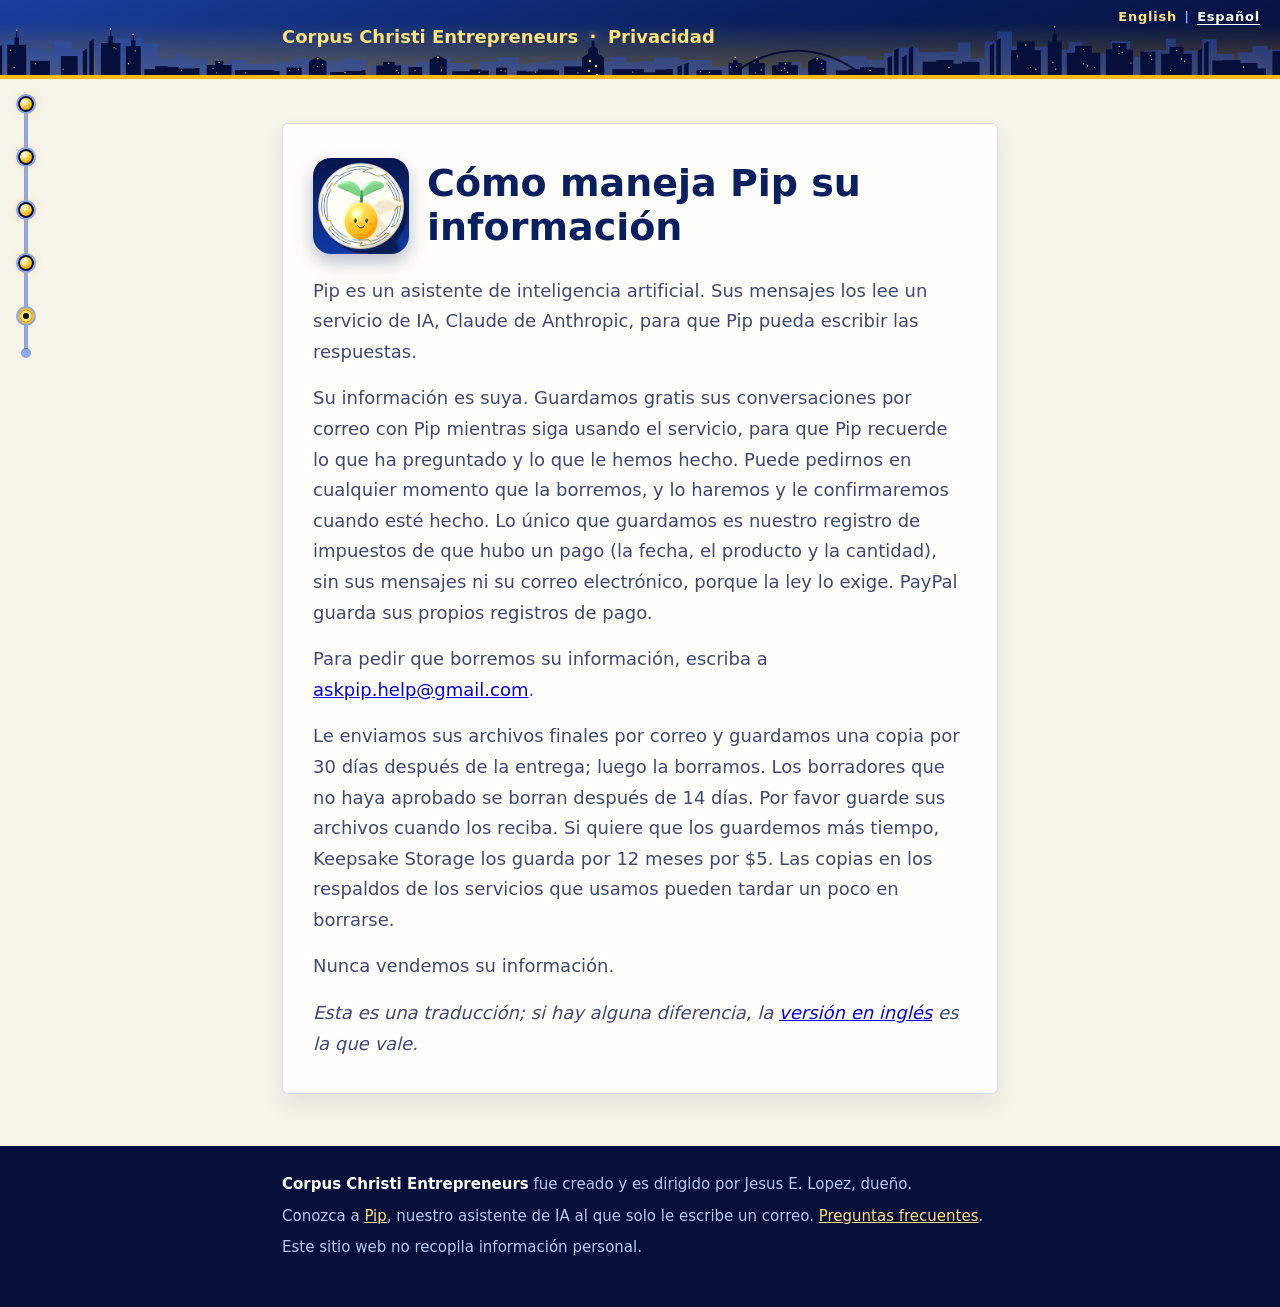
<file: es/privacy/index.html>
<!doctype html>
<html lang="es">
<head>
<meta charset="utf-8">
<meta name="viewport" content="width=device-width, initial-scale=1">
<title>Cómo maneja Pip su información | Corpus Christi Entrepreneurs</title>
<meta name="description" content="Cómo maneja su información Pip, un asistente de IA de Corpus Christi Entrepreneurs.">
<link rel="canonical" href="https://corpuschristientrepreneurs.org/es/privacy/">
<link rel="alternate" hreflang="en" href="https://corpuschristientrepreneurs.org/privacy/">
<link rel="alternate" hreflang="es" href="https://corpuschristientrepreneurs.org/es/privacy/">
<link rel="alternate" hreflang="x-default" href="https://corpuschristientrepreneurs.org/privacy/">
<meta property="og:title" content="Cómo maneja Pip su información | Corpus Christi Entrepreneurs">
<meta property="og:description" content="Cómo maneja su información Pip, un asistente de IA de Corpus Christi Entrepreneurs.">
<meta property="og:type" content="website">
<meta property="og:url" content="https://corpuschristientrepreneurs.org/es/privacy/">
<meta property="og:image" content="https://corpuschristientrepreneurs.org/og-image.png">
<meta name="twitter:card" content="summary_large_image">
<meta name="twitter:title" content="Cómo maneja Pip su información | Corpus Christi Entrepreneurs">
<meta name="twitter:description" content="Cómo maneja su información Pip, un asistente de IA de Corpus Christi Entrepreneurs.">
<meta name="twitter:image" content="https://corpuschristientrepreneurs.org/og-image.png">
<link rel="icon" type="image/png" sizes="32x32" href="/favicon-32.png">
<link rel="icon" type="image/png" sizes="64x64" href="/favicon-64.png">
<link rel="apple-touch-icon" href="/apple-touch-icon.png">
<style>
:root{--navy-950:#050f3a;--navy-900:#08205f;--navy-700:#1b3f9e;--gold:#ffb913;--gold-hi:#ffe27a;--cream:#f6f3e8;--paper:#fffefa;--ink:#0b1638;--soft:#3d4a73;--line:#d5dcef}
*{box-sizing:border-box}
body{margin:0;font:18px/1.7 system-ui,-apple-system,"Segoe UI",Roboto,Helvetica,Arial,sans-serif;color:var(--ink);background:var(--cream)}
.wrap{max-width:760px;margin:0 auto;padding:0 22px}
header{background:url(/skyline.svg) center bottom/auto 62px repeat-x,linear-gradient(180deg,rgba(255,185,19,0) 30%,rgba(255,185,19,.32) 100%),linear-gradient(160deg,var(--navy-700) 0%,var(--navy-900) 55%,var(--navy-950) 100%);color:#fff;padding:22px 0;border-bottom:4px solid var(--gold)}
header a{color:var(--gold-hi);font-weight:700;text-decoration:none}
header a:hover,header a:focus-visible{text-decoration:underline}
main{padding:44px 0 8px}
article{background:var(--paper);border:1px solid var(--line);border-radius:6px;padding:34px 30px;box-shadow:0 10px 22px rgba(6,22,79,.08)}
h1{margin:0;font-size:clamp(28px,5vw,38px);line-height:1.15;color:var(--navy-900)}
p{margin:0 0 16px;color:var(--soft)}
/* Pip beside the headline */
.title{display:flex;align-items:center;gap:18px;margin:0 0 22px}
.title img{flex:none;width:96px;height:96px;border-radius:18px;box-shadow:0 8px 18px rgba(6,22,79,.28)}
article p:last-child{margin-bottom:0}
footer{margin-top:44px;background:var(--navy-950);color:#b8c6f0;padding:26px 0 40px;font-size:15px}
footer p{margin:0 0 6px;color:inherit}
footer a{color:var(--gold-hi)}
footer strong{color:#fff}
</style>
<link rel="stylesheet" href="/nav.css">
</head>
<body>
<nav class="langswitch" aria-label="Language / Idioma"><a href="/privacy/" lang="en" hreflang="en">English</a><span aria-hidden="true"> | </span><a href="/es/privacy/" lang="es" hreflang="es" aria-current="true">Español</a></nav>
<nav class="railnav" aria-label="Páginas del sitio"><ul><li><a href="/es/"><span class="label">Inicio</span><span class="pad"></span></a></li><li><a href="/es/pip/"><span class="label">Conozca a Pip</span><span class="pad"></span></a></li><li><a href="/es/blog/"><span class="label">Blog</span><span class="pad"></span></a></li><li><a href="/es/faq/"><span class="label">Preguntas frecuentes</span><span class="pad"></span></a></li><li><a href="/es/privacy/" aria-current="page"><span class="label">Privacidad</span><span class="pad"></span></a></li></ul></nav>
<header><div class="wrap"><a href="/es/">Corpus Christi Entrepreneurs</a> &nbsp;<span class="tower">&middot;</span>&nbsp; <a href="/es/privacy/">Privacidad</a><span class="bridge" aria-hidden="true"></span></div></header>
<main>
<div class="wrap">
<article>
<div class="title"><img src="/privacy/pip.png" width="96" height="96" alt="Pip, el amigable asistente de IA"><h1>Cómo maneja Pip su información</h1></div>
<p>Pip es un asistente de inteligencia artificial. Sus mensajes los lee un servicio de IA, Claude de Anthropic, para que Pip pueda escribir las respuestas.</p>
<p>Su información es suya. Guardamos gratis sus conversaciones por correo con Pip mientras siga usando el servicio, para que Pip recuerde lo que ha preguntado y lo que le hemos hecho. Puede pedirnos en cualquier momento que la borremos, y lo haremos y le confirmaremos cuando esté hecho. Lo único que guardamos es nuestro registro de impuestos de que hubo un pago (la fecha, el producto y la cantidad), sin sus mensajes ni su correo electrónico, porque la ley lo exige. PayPal guarda sus propios registros de pago.</p>
<p>Para pedir que borremos su información, escriba a <a href="mailto:askpip.help@gmail.com">askpip.help@gmail.com</a>.</p>
<p>Le enviamos sus archivos finales por correo y guardamos una copia por 30 días después de la entrega; luego la borramos. Los borradores que no haya aprobado se borran después de 14 días. Por favor guarde sus archivos cuando los reciba. Si quiere que los guardemos más tiempo, Keepsake Storage los guarda por 12 meses por $5. Las copias en los respaldos de los servicios que usamos pueden tardar un poco en borrarse.</p>
<p>Nunca vendemos su información.</p>
<p><em>Esta es una traducción; si hay alguna diferencia, la <a href="/privacy/">versión en inglés</a> es la que vale.</em></p>
</article>
</div>
</main>
<footer>
<div class="wrap">
<p><strong>Corpus Christi Entrepreneurs</strong> fue creado y es dirigido por Jesus E. Lopez, dueño.</p>
<p>Conozca a <a href="/es/pip/">Pip</a>, nuestro asistente de IA al que solo le escribe un correo. <a href="/es/faq/">Preguntas frecuentes</a>.</p>
<p>Este sitio web no recopila información personal.</p>
</div>
</footer>
</body>
</html>
</file>
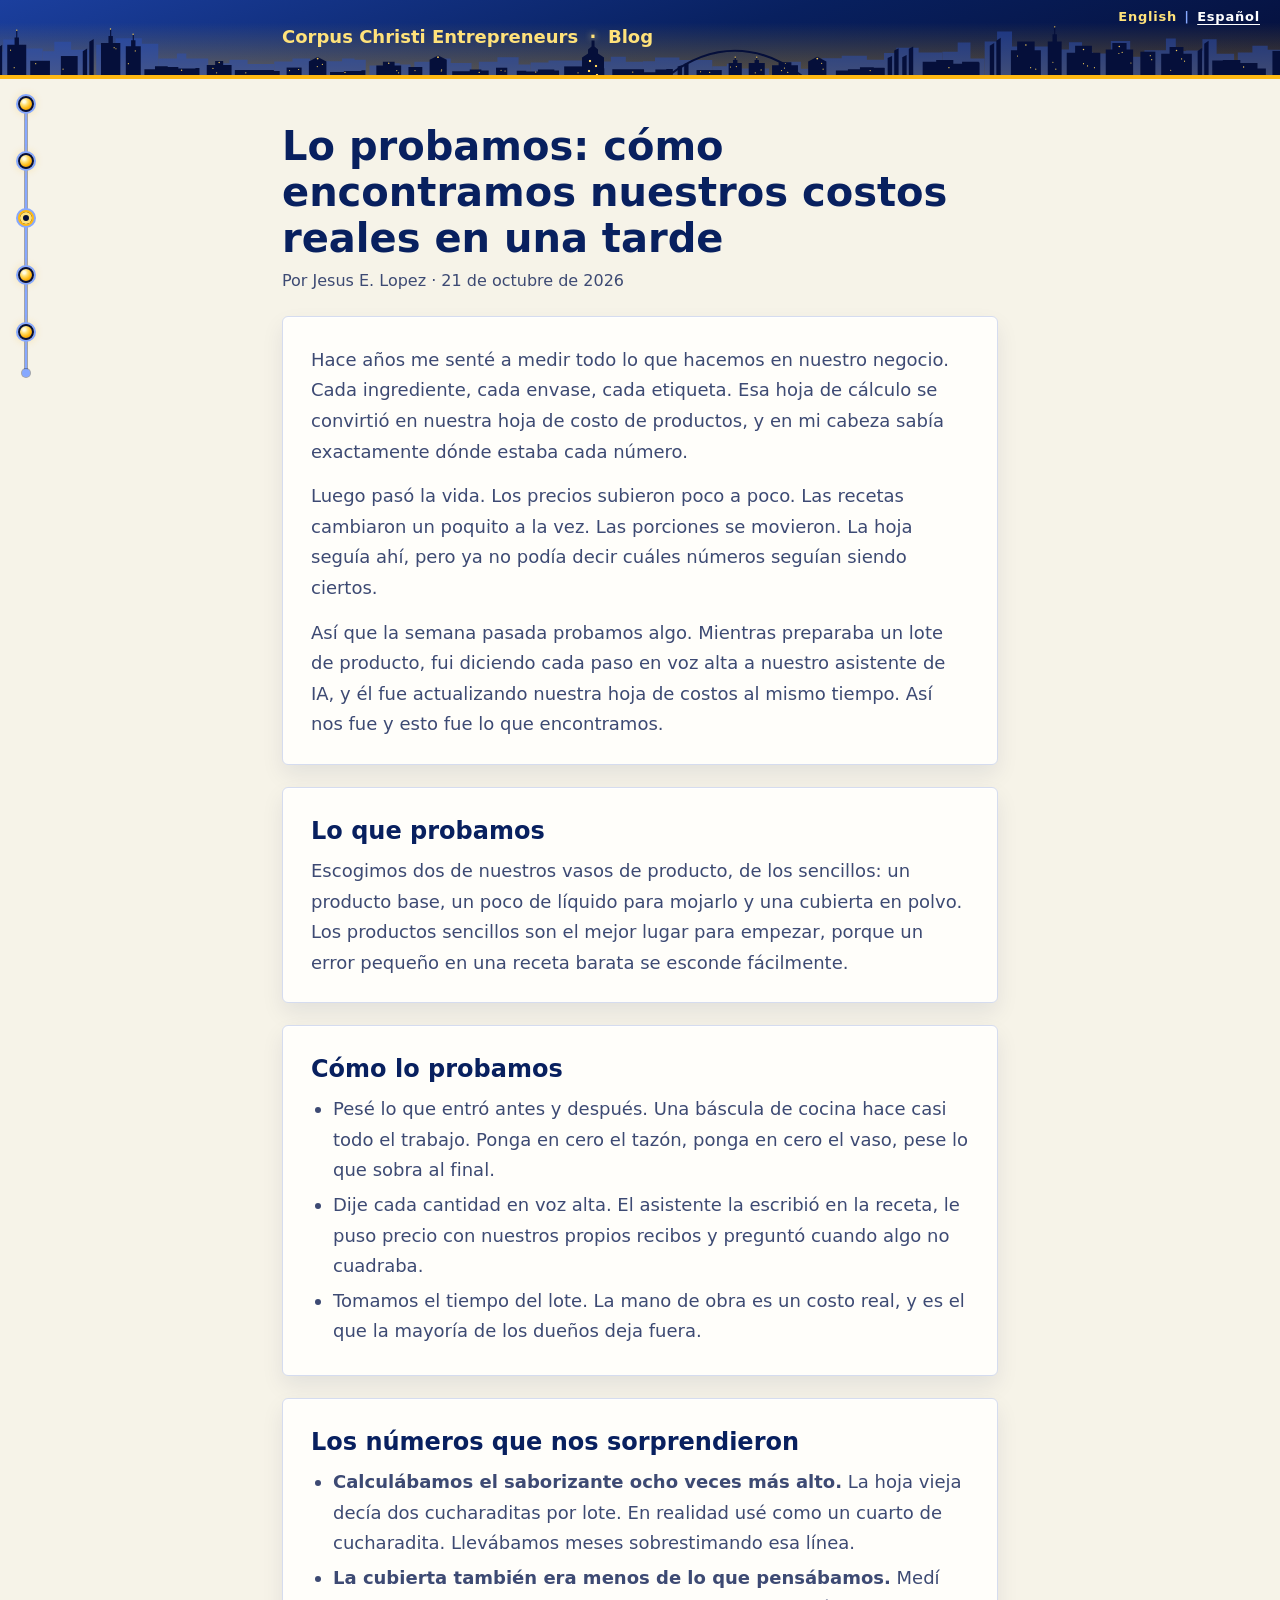
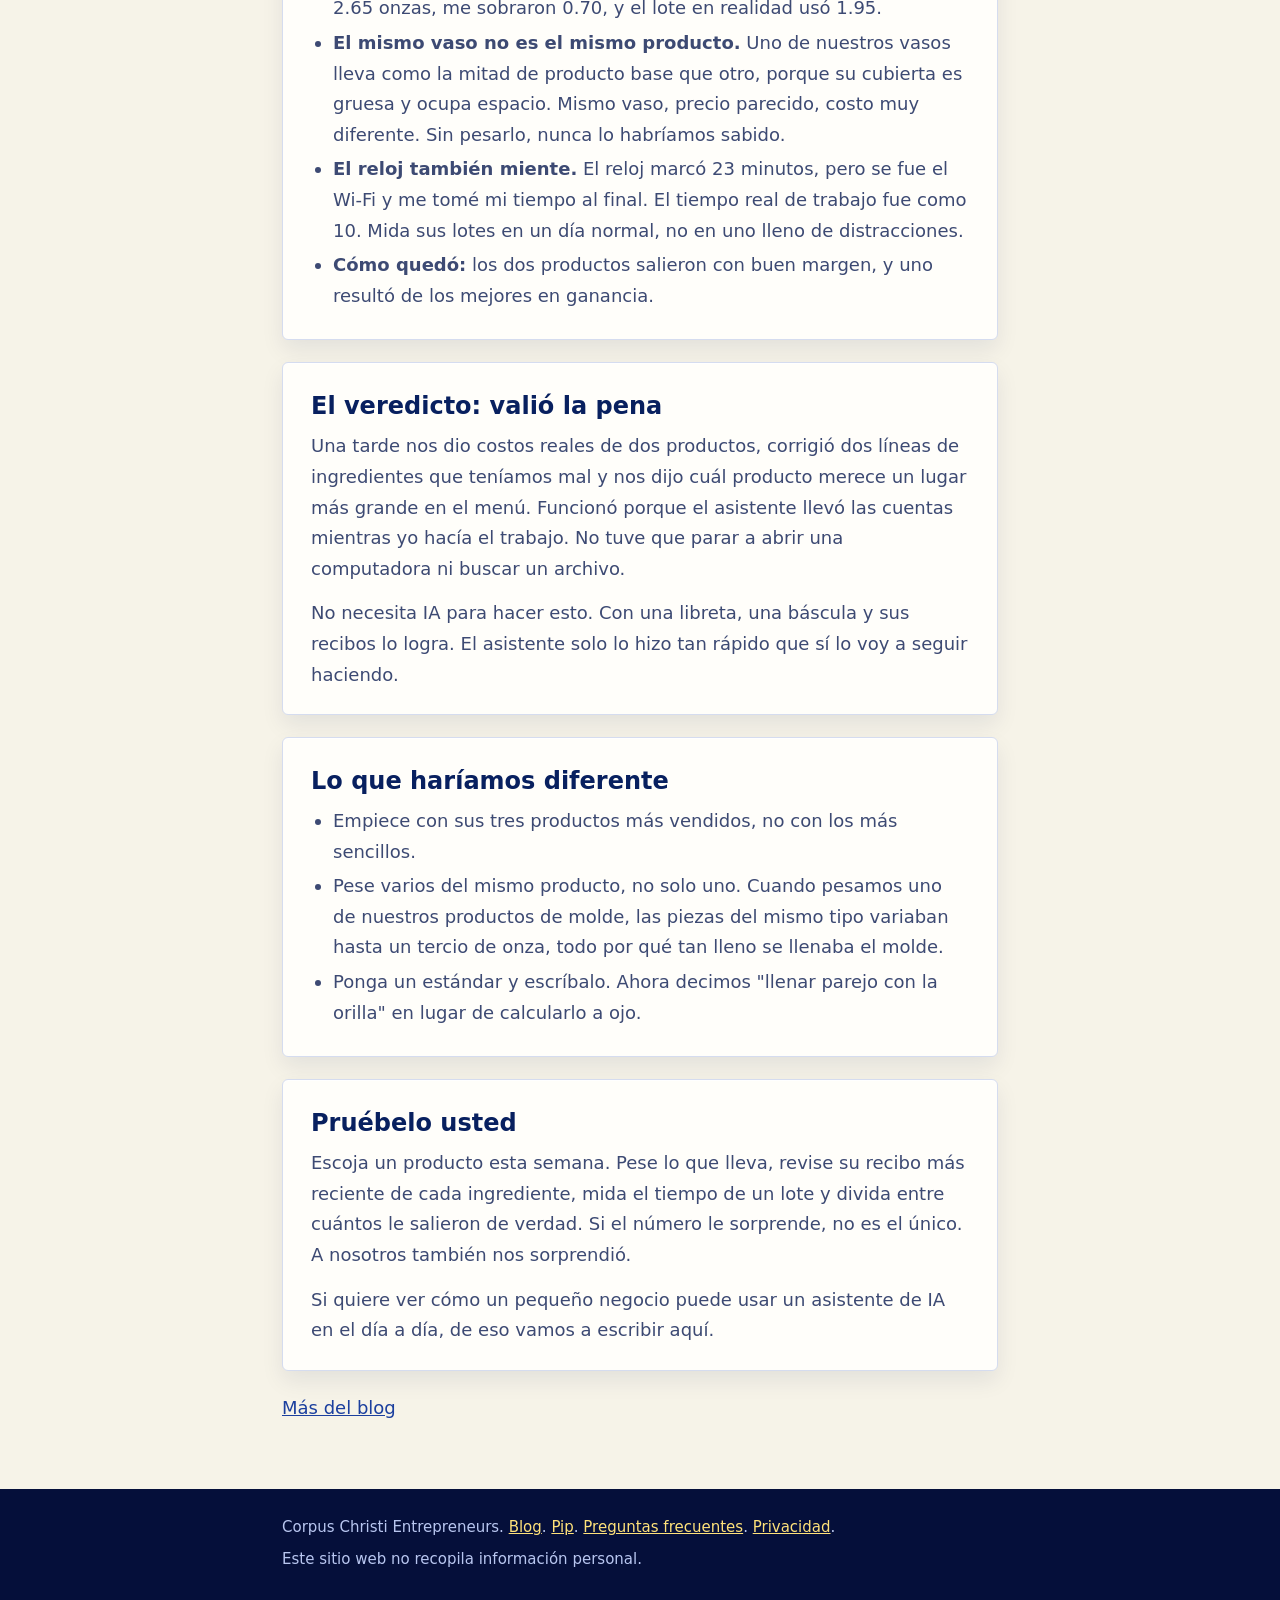
<file: es/blog/know-your-real-costs/index.html>
<!doctype html>
<html lang="es">
<head>
<meta charset="utf-8">
<meta name="viewport" content="width=device-width, initial-scale=1">
<title>Lo probamos: cómo encontramos nuestros costos reales en una tarde | Corpus Christi Entrepreneurs</title>
<meta name="description" content="El dueño de un pequeño negocio pesó, midió el tiempo y le puso precio a dos productos en una tarde con un asistente de IA. Esto es lo que mostraron los números reales, y cómo hacerlo usted.">
<link rel="canonical" href="https://corpuschristientrepreneurs.org/es/blog/know-your-real-costs/">
<link rel="alternate" hreflang="en" href="https://corpuschristientrepreneurs.org/blog/know-your-real-costs/">
<link rel="alternate" hreflang="es" href="https://corpuschristientrepreneurs.org/es/blog/know-your-real-costs/">
<link rel="alternate" hreflang="x-default" href="https://corpuschristientrepreneurs.org/blog/know-your-real-costs/">
<meta property="og:title" content="Lo probamos: cómo encontramos nuestros costos reales en una tarde">
<meta property="og:description" content="El dueño de un pequeño negocio pesó, midió el tiempo y le puso precio a dos productos en una tarde con un asistente de IA. Esto es lo que mostraron los números reales, y cómo hacerlo usted.">
<meta property="og:type" content="article">
<meta property="og:url" content="https://corpuschristientrepreneurs.org/es/blog/know-your-real-costs/">
<meta property="og:image" content="https://corpuschristientrepreneurs.org/og-image.png">
<meta name="twitter:card" content="summary_large_image">
<meta name="twitter:title" content="Lo probamos: cómo encontramos nuestros costos reales en una tarde">
<meta name="twitter:description" content="El dueño de un pequeño negocio pesó, midió el tiempo y le puso precio a dos productos en una tarde con un asistente de IA. Esto es lo que mostraron los números reales, y cómo hacerlo usted.">
<meta name="twitter:image" content="https://corpuschristientrepreneurs.org/og-image.png">
<link rel="icon" type="image/png" sizes="32x32" href="/favicon-32.png">
<link rel="icon" type="image/png" sizes="64x64" href="/favicon-64.png">
<link rel="apple-touch-icon" href="/apple-touch-icon.png">
<style>
:root{--navy-950:#050f3a;--navy-900:#08205f;--navy-700:#1b3f9e;--gold:#ffb913;--gold-hi:#ffe27a;--cream:#f6f3e8;--paper:#fffefa;--ink:#0b1638;--soft:#3d4a73;--line:#d5dcef}
*{box-sizing:border-box}
body{margin:0;font:18px/1.7 system-ui,-apple-system,"Segoe UI",Roboto,Helvetica,Arial,sans-serif;color:var(--ink);background:var(--cream)}
.wrap{max-width:760px;margin:0 auto;padding:0 22px}
header{background:url(/skyline.svg) center bottom/auto 62px repeat-x,linear-gradient(180deg,rgba(255,185,19,0) 30%,rgba(255,185,19,.32) 100%),linear-gradient(160deg,var(--navy-700) 0%,var(--navy-900) 55%,var(--navy-950) 100%);color:#fff;padding:22px 0;border-bottom:4px solid var(--gold)}
header a{color:var(--gold-hi);font-weight:700;text-decoration:none}
header a:hover,header a:focus-visible,a:hover{text-decoration:underline}
main{padding:44px 0 8px}
a{color:var(--navy-700)}
.hero{display:flex;align-items:center;gap:22px;margin:0 0 26px}
.hero img{flex:none;width:120px;height:120px;border-radius:22px;box-shadow:0 8px 18px rgba(6,22,79,.28)}
h1{margin:0 0 6px;font-size:clamp(28px,5vw,40px);line-height:1.15;color:var(--navy-900)}
.subhead{margin:0;font-size:20px;color:var(--soft)}
section{background:var(--paper);border:1px solid var(--line);border-radius:6px;padding:28px 28px 24px;margin:0 0 22px;box-shadow:0 1px 0 #fff inset,0 10px 22px rgba(6,22,79,.08)}
h2{margin:0 0 10px;font-size:24px;line-height:1.25;color:var(--navy-900)}
p{margin:0 0 14px;color:var(--soft)}
ul,ol{margin:0 0 14px;padding-left:22px;color:var(--soft)}
li{margin:0 0 4px}
section>:last-child,.fact>:last-child{margin-bottom:0}
.fact{background:#eef2ff;border:1px solid var(--line);border-left:5px solid var(--gold);border-radius:6px;padding:20px 24px;margin:0 0 22px}
.fact h2{font-size:20px}
.fact ul{margin:0}
h3{margin:0 0 6px;font-size:19px;line-height:1.3;color:var(--navy-900)}
.qa{margin:0 0 22px}
.qa:last-child{margin-bottom:0}
.samples{display:flex;flex-wrap:wrap;gap:20px;align-items:flex-start;margin:18px 0 6px}
.samples img{display:block;height:auto;border:1px solid var(--line);border-radius:4px;box-shadow:0 6px 16px rgba(6,22,79,.14)}
.samples .flyer{width:300px;max-width:100%}
.samples .logo{width:220px;max-width:100%}
.note{font-size:15px}
footer{margin-top:44px;background:var(--navy-950);color:#b8c6f0;padding:26px 0 40px;font-size:15px}
footer p{margin:0 0 6px;color:inherit}
footer a{color:var(--gold-hi)}
.byline{margin:6px 0 22px;font-size:16px;color:var(--soft)}
audio{width:100%;margin:6px 0 4px}
.listen{font-size:15px;margin:0 0 6px}
.date{font-size:15px;color:var(--soft);margin:0 0 6px}
.post h2 a{text-decoration:none}
</style>
<link rel="stylesheet" href="/nav.css">
</head>
<body>
<nav class="langswitch" aria-label="Language / Idioma"><a href="/blog/know-your-real-costs/" lang="en" hreflang="en">English</a><span aria-hidden="true"> | </span><a href="/es/blog/know-your-real-costs/" lang="es" hreflang="es" aria-current="true">Español</a></nav>
<nav class="railnav" aria-label="Páginas del sitio"><ul><li><a href="/es/"><span class="label">Inicio</span><span class="pad"></span></a></li><li><a href="/es/pip/"><span class="label">Conozca a Pip</span><span class="pad"></span></a></li><li><a href="/es/blog/" aria-current="page"><span class="label">Blog</span><span class="pad"></span></a></li><li><a href="/es/faq/"><span class="label">Preguntas frecuentes</span><span class="pad"></span></a></li><li><a href="/es/privacy/"><span class="label">Privacidad</span><span class="pad"></span></a></li></ul></nav>
<header><div class="wrap"><a href="/es/">Corpus Christi Entrepreneurs</a> &nbsp;<span class="tower">&middot;</span>&nbsp; <a href="/es/blog/">Blog</a><span class="bridge" aria-hidden="true"></span></div></header>
<main>
<div class="wrap">
<h1>Lo probamos: cómo encontramos nuestros costos reales en una tarde</h1>
<p class="byline">Por Jesus E. Lopez &middot; 21 de octubre de 2026</p>
<section>
<p>Hace años me senté a medir todo lo que hacemos en nuestro negocio. Cada ingrediente, cada envase, cada etiqueta. Esa hoja de cálculo se convirtió en nuestra hoja de costo de productos, y en mi cabeza sabía exactamente dónde estaba cada número.</p>
<p>Luego pasó la vida. Los precios subieron poco a poco. Las recetas cambiaron un poquito a la vez. Las porciones se movieron. La hoja seguía ahí, pero ya no podía decir cuáles números seguían siendo ciertos.</p>
<p>Así que la semana pasada probamos algo. Mientras preparaba un lote de producto, fui diciendo cada paso en voz alta a nuestro asistente de IA, y él fue actualizando nuestra hoja de costos al mismo tiempo. Así nos fue y esto fue lo que encontramos.</p>
</section>
<section>
<h2>Lo que probamos</h2>
<p>Escogimos dos de nuestros vasos de producto, de los sencillos: un producto base, un poco de líquido para mojarlo y una cubierta en polvo. Los productos sencillos son el mejor lugar para empezar, porque un error pequeño en una receta barata se esconde fácilmente.</p>
</section>
<section>
<h2>Cómo lo probamos</h2>
<ul>
<li>Pesé lo que entró antes y después. Una báscula de cocina hace casi todo el trabajo. Ponga en cero el tazón, ponga en cero el vaso, pese lo que sobra al final.</li>
<li>Dije cada cantidad en voz alta. El asistente la escribió en la receta, le puso precio con nuestros propios recibos y preguntó cuando algo no cuadraba.</li>
<li>Tomamos el tiempo del lote. La mano de obra es un costo real, y es el que la mayoría de los dueños deja fuera.</li>
</ul>
</section>
<section>
<h2>Los números que nos sorprendieron</h2>
<ul>
<li><strong>Calculábamos el saborizante ocho veces más alto.</strong> La hoja vieja decía dos cucharaditas por lote. En realidad usé como un cuarto de cucharadita. Llevábamos meses sobrestimando esa línea.</li>
<li><strong>La cubierta también era menos de lo que pensábamos.</strong> Medí 2.65 onzas, me sobraron 0.70, y el lote en realidad usó 1.95.</li>
<li><strong>El mismo vaso no es el mismo producto.</strong> Uno de nuestros vasos lleva como la mitad de producto base que otro, porque su cubierta es gruesa y ocupa espacio. Mismo vaso, precio parecido, costo muy diferente. Sin pesarlo, nunca lo habríamos sabido.</li>
<li><strong>El reloj también miente.</strong> El reloj marcó 23 minutos, pero se fue el Wi-Fi y me tomé mi tiempo al final. El tiempo real de trabajo fue como 10. Mida sus lotes en un día normal, no en uno lleno de distracciones.</li>
<li><strong>Cómo quedó:</strong> los dos productos salieron con buen margen, y uno resultó de los mejores en ganancia.</li>
</ul>
</section>
<section>
<h2>El veredicto: valió la pena</h2>
<p>Una tarde nos dio costos reales de dos productos, corrigió dos líneas de ingredientes que teníamos mal y nos dijo cuál producto merece un lugar más grande en el menú. Funcionó porque el asistente llevó las cuentas mientras yo hacía el trabajo. No tuve que parar a abrir una computadora ni buscar un archivo.</p>
<p>No necesita IA para hacer esto. Con una libreta, una báscula y sus recibos lo logra. El asistente solo lo hizo tan rápido que sí lo voy a seguir haciendo.</p>
</section>
<section>
<h2>Lo que haríamos diferente</h2>
<ul>
<li>Empiece con sus tres productos más vendidos, no con los más sencillos.</li>
<li>Pese varios del mismo producto, no solo uno. Cuando pesamos uno de nuestros productos de molde, las piezas del mismo tipo variaban hasta un tercio de onza, todo por qué tan lleno se llenaba el molde.</li>
<li>Ponga un estándar y escríbalo. Ahora decimos "llenar parejo con la orilla" en lugar de calcularlo a ojo.</li>
</ul>
</section>
<section>
<h2>Pruébelo usted</h2>
<p>Escoja un producto esta semana. Pese lo que lleva, revise su recibo más reciente de cada ingrediente, mida el tiempo de un lote y divida entre cuántos le salieron de verdad. Si el número le sorprende, no es el único. A nosotros también nos sorprendió.</p>
<p>Si quiere ver cómo un pequeño negocio puede usar un asistente de IA en el día a día, de eso vamos a escribir aquí.</p>
</section>
<p><a href="/es/blog/">Más del blog</a></p>
</div>
</main>
<footer>
<div class="wrap">
<p>Corpus Christi Entrepreneurs. <a href="/es/blog/">Blog</a>. <a href="/es/pip/">Pip</a>. <a href="/es/faq/">Preguntas frecuentes</a>. <a href="/es/privacy/">Privacidad</a>.</p>
<p>Este sitio web no recopila información personal.</p>
</div>
</footer>
</body>
</html>
</file>
<file: nav.css>
/* Side rail: a vertical circuit trace with gold pads, one per page. Pads swell and a label slides out on hover or keyboard focus. */
.railnav{position:fixed;left:18px;top:90px;z-index:50}
.railnav ul{position:relative;list-style:none;margin:0;padding:0;display:flex;flex-direction:column;gap:26px}
.railnav ul::before{content:"";position:absolute;left:7px;top:8px;bottom:-22px;width:2px;border-radius:1px;background:#86a8ff;box-shadow:0 0 0 1px rgba(5,15,58,.35)}
.railnav ul::after{content:"";position:absolute;left:4px;bottom:-28px;width:8px;height:8px;border-radius:50%;background:#86a8ff;box-shadow:0 0 0 1px rgba(5,15,58,.35)}
.railnav a{position:relative;display:flex;flex-direction:row-reverse;align-items:center;justify-content:flex-end;gap:10px;text-decoration:none;outline:none}
.railnav .pad{flex:none;width:16px;height:16px;border-radius:50%;border:2px solid #050f3a;
  background:radial-gradient(circle at 35% 30%,#fffbe0 0 10%,#ffe27a 30%,#ffb913 60%,#c77d00 100%);
  box-shadow:0 0 0 2px #86a8ff,0 0 8px rgba(255,185,19,.45);transition:transform .2s ease,box-shadow .2s ease}
.railnav .label{font:700 13px/1 system-ui,-apple-system,"Segoe UI",Roboto,Helvetica,Arial,sans-serif;letter-spacing:.1em;text-transform:uppercase;white-space:nowrap;
  color:#ffe27a;background:rgba(5,15,58,.9);border:1px solid rgba(255,226,122,.45);border-radius:3px;padding:6px 10px;
  opacity:0;transform:translateX(-8px);transition:opacity .2s ease,transform .2s ease;pointer-events:none}
.railnav a:hover .pad,.railnav a:focus-visible .pad{transform:scale(1.7);box-shadow:0 0 0 2px #ffe27a,0 0 18px rgba(255,185,19,.8)}
.railnav a:hover .label,.railnav a:focus-visible .label{opacity:1;transform:none}
.railnav a[aria-current="page"] .pad{background:#050f3a;border-color:#ffb913;box-shadow:0 0 0 2px #86a8ff,inset 0 0 0 3px #ffe27a}
@media (max-width:700px){.railnav{display:none}}
@media (prefers-reduced-motion:reduce){.railnav .pad,.railnav .label{transition:none}}
/* Home page only: the rail's own trace stretches past the last pad down to the nearest hero circuit line, with a gold junction. Positioned by the script on that page; hidden once the line scrolls past. */
.railnav::after{content:"";position:absolute;left:3px;top:calc(var(--tap-top,0px) + var(--tap,0px) - 5px);width:10px;height:10px;border-radius:50%;background:#ffb913;box-shadow:0 0 6px rgba(255,185,19,.6);display:none}
.railnav.tapped::after{display:block}
.railnav.tapped ul::before{bottom:calc(-22px - var(--tap,0px))}
.railnav.tapped ul::after{display:none}
/* Inner pages: a skyscraper stands under the dot between the site name and the page name, so the dot is its beacon. */
header{position:relative;overflow:hidden}
.tower{position:relative;font-weight:700;color:#ffe27a;text-shadow:0 0 6px rgba(255,226,122,.9)}
.tower::after{content:"";position:absolute;left:50%;top:.8em;width:22px;height:60px;margin-left:-11px;pointer-events:none;
  background:radial-gradient(circle at 8px 21px,#ffd45a 0 1px,transparent 1.6px),radial-gradient(circle at 14px 26px,#ffd45a 0 1px,transparent 1.6px),radial-gradient(circle at 7px 31px,#ffd45a 0 1px,transparent 1.6px),radial-gradient(circle at 15px 35px,#ffd45a 0 1px,transparent 1.6px),#050f3a;
  clip-path:polygon(9.5px 0,12.5px 0,12.5px 6px,16px 9px,16px 13px,22px 17px,22px 100%,0 100%,0 17px,6px 13px,6px 9px,9.5px 6px)}
/* Inner pages: the home page's bridge arch, small, standing to the right of the page name. */
.bridge{position:relative;display:inline-block;width:150px;height:1em}
.bridge::after{content:"";position:absolute;left:14px;top:1.32em;width:136px;height:28px;pointer-events:none;
  background:url("data:image/svg+xml,%3Csvg xmlns='http://www.w3.org/2000/svg' viewBox='18 86 314 66' preserveAspectRatio='none'%3E%3Cpath d='M20 150C120 70 230 70 330 150' fill='none' stroke='%23050f3a' stroke-width='5'/%3E%3C/svg%3E") no-repeat center/100% 100%}
@media (max-width:560px){.bridge{display:none}}
/* Keep page content clear of the rail on mid-size screens, where the content would otherwise start under it. */
@media (min-width:701px) and (max-width:803px){.wrap{padding-left:52px}}
@media (min-width:701px) and (max-width:1083px){body:has(svg.circuit) .wrap{padding-left:52px}}
/* Language switch, top right of every page: English | Español. Sits on the dark header. */
.langswitch{position:absolute;top:10px;right:18px;z-index:60;font:700 13px/1 system-ui,-apple-system,"Segoe UI",Roboto,Helvetica,Arial,sans-serif;letter-spacing:.06em;color:#86a8ff}
.langswitch a{color:#ffe27a;text-decoration:none;padding:4px 2px}
.langswitch a:hover,.langswitch a:focus-visible{text-decoration:underline}
.langswitch a[aria-current]{color:#fff;text-decoration:underline;text-underline-offset:3px}
</file>
